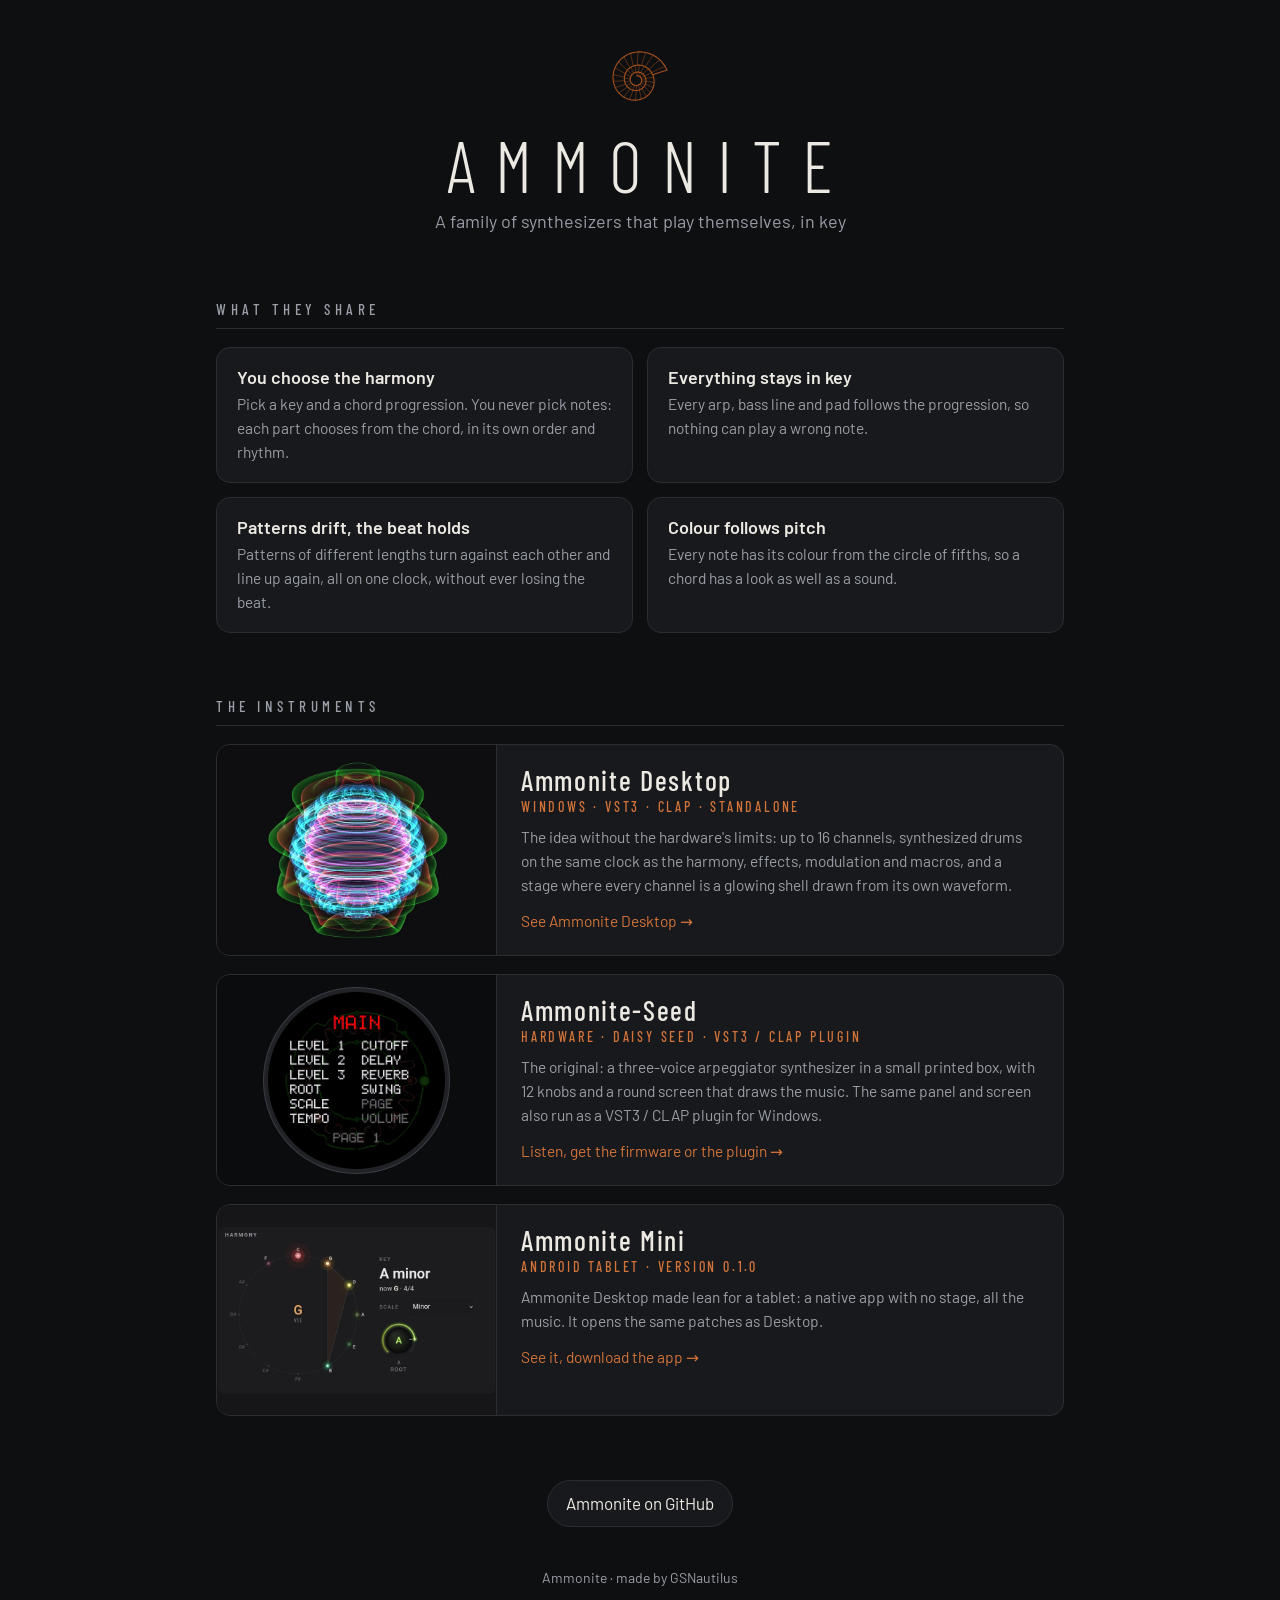
<file: index.html>
<!DOCTYPE html>
<html lang="en">
<head>
<meta charset="utf-8">
<meta name="viewport" content="width=device-width, initial-scale=1">
<title>Ammonite</title>
<meta name="description" content="Ammonite: a family of generative synthesizers that play in key. Ammonite-Seed (hardware), Ammonite Desktop (VST3, CLAP, standalone) and Ammonite Mini (Android tablet).">
<link rel="icon" href="manual/img/ammonite.svg" type="image/svg+xml">
<script>
  // The listening page used to live here; its anchors now live on seed/.
  (function () {
    var old = ["listen", "video", "recipes", "power-on", "tide", "clockwork", "dub", "jazz", "bells", "hardware"];
    var id = location.hash.slice(1);
    if (old.indexOf(id) >= 0) location.replace("seed/#" + id);
  })();
</script>
<link rel="preconnect" href="https://fonts.googleapis.com">
<link rel="preconnect" href="https://fonts.gstatic.com" crossorigin>
<link href="https://fonts.googleapis.com/css2?family=Barlow:wght@300;400;600&family=Barlow+Condensed:wght@300;500&display=swap" rel="stylesheet">
<link rel="stylesheet" href="site.css">
<style>
  header p.tag { max-width: 560px; margin: 0 auto; }

  .shared { display: grid; grid-template-columns: repeat(2, 1fr); gap: 14px; }
  .shared .panel { padding: 18px 20px; }
  .shared h3 { margin: 0 0 4px; font: 600 18px "Barlow", sans-serif; }
  .shared p { margin: 0; color: var(--muted); font-size: 15.5px; }

  .cards { display: grid; gap: 18px; }
  .card { display: grid; grid-template-columns: 280px 1fr; overflow: hidden; color: var(--ink); }
  .card:hover { border-color: var(--accent); text-decoration: none; }
  .card .pic { aspect-ratio: 4 / 3; background: #0b0c0e; border-right: 1px solid var(--line);
               display: flex; align-items: center; justify-content: center; }
  .card .pic img { width: 100%; height: 100%; object-fit: cover; display: block; }
  .card .pic img.disc { width: auto; height: 84%; aspect-ratio: 1; border-radius: 50%;
                        box-shadow: 0 0 0 4px #202226, 0 0 0 5px #3a3d43; }
  /* until a page has its own picture */
  .card .pic.empty { color: #4a4e55; font: 500 13px "Barlow Condensed", sans-serif;
                     letter-spacing: .3em; text-transform: uppercase; }
  .card .body { padding: 20px 24px 22px; }
  .card h3 { margin: 0 0 2px; font: 500 28px/1.1 "Barlow Condensed", sans-serif; letter-spacing: .06em; }
  .card .kind { margin: 0 0 10px; color: var(--accent); font: 500 14px "Barlow Condensed", sans-serif;
                letter-spacing: .2em; text-transform: uppercase; }
  .card p { margin: 0 0 8px; color: var(--muted); font-size: 15.5px; }
  .card .more { color: var(--accent); font-size: 15.5px; margin: 12px 0 0; }

  @media (max-width: 640px) {
    .shared { grid-template-columns: 1fr; }
    .card { grid-template-columns: 1fr; }
    .card .pic { border-right: 0; border-bottom: 1px solid var(--line); aspect-ratio: 16 / 10; }
  }
</style>
</head>
<body>
<main>
  <header>
    <img class="logo" src="manual/img/ammonite.svg" alt="">
    <h1>AMMONITE</h1>
    <p class="tag">A family of synthesizers that play themselves, in key</p>
  </header>

  <h2 class="section" id="idea">What they share</h2>
  <div class="shared">
    <div class="panel">
      <h3>You choose the harmony</h3>
      <p>Pick a key and a chord progression. You never pick notes: each part chooses from the
      chord, in its own order and rhythm.</p>
    </div>
    <div class="panel">
      <h3>Everything stays in key</h3>
      <p>Every arp, bass line and pad follows the progression, so nothing can play a wrong note.</p>
    </div>
    <div class="panel">
      <h3>Patterns drift, the beat holds</h3>
      <p>Patterns of different lengths turn against each other and line up again, all on one
      clock, without ever losing the beat.</p>
    </div>
    <div class="panel">
      <h3>Colour follows pitch</h3>
      <p>Every note has its colour from the circle of fifths, so a chord has a look as well as a
      sound.</p>
    </div>
  </div>

  <h2 class="section" id="instruments">The instruments</h2>
  <div class="cards">
    <a class="card panel" href="desktop/">
      <div class="pic"><img src="desktop/img/card.webp" alt="Ammonite Desktop's stage: six channels as glowing shells, one inside the other"></div>
      <div class="body">
        <h3>Ammonite Desktop</h3>
        <p class="kind">Windows &middot; VST3 &middot; CLAP &middot; standalone</p>
        <p>The idea without the hardware's limits: up to 16 channels, synthesized drums on the
        same clock as the harmony, effects, modulation and macros, and a stage where every
        channel is a glowing shell drawn from its own waveform.</p>
        <p class="more">See Ammonite Desktop &rarr;</p>
      </div>
    </a>
    <a class="card panel" href="seed/">
      <div class="pic"><img class="disc" src="media/screen.gif" alt="The Ammonite-Seed screen playing"></div>
      <div class="body">
        <h3>Ammonite-Seed</h3>
        <p class="kind">Hardware &middot; Daisy Seed &middot; VST3 / CLAP plugin</p>
        <p>The original: a three-voice arpeggiator synthesizer in a small printed box, with
        12 knobs and a round screen that draws the music. The same panel and screen also run
        as a VST3 / CLAP plugin for Windows.</p>
        <p class="more">Listen, get the firmware or the plugin &rarr;</p>
      </div>
    </a>
    <a class="card panel" href="mini/">
      <div class="pic"><img src="mini/img/card.webp" alt="Ammonite Mini's Conductor on a tablet: the circle of fifths in A minor"></div>
      <div class="body">
        <h3>Ammonite Mini</h3>
        <p class="kind">Android tablet &middot; version 0.1.0</p>
        <p>Ammonite Desktop made lean for a tablet: a native app with no stage, all the
        music. It opens the same patches as Desktop.</p>
        <p class="more">See it, download the app &rarr;</p>
      </div>
    </a>
  </div>

  <nav class="links">
    <a href="https://github.com/GSNautilus/ammonite">Ammonite on GitHub</a>
  </nav>
  <footer>Ammonite &middot; made by GSNautilus</footer>
</main>
</body>
</html>
</file>
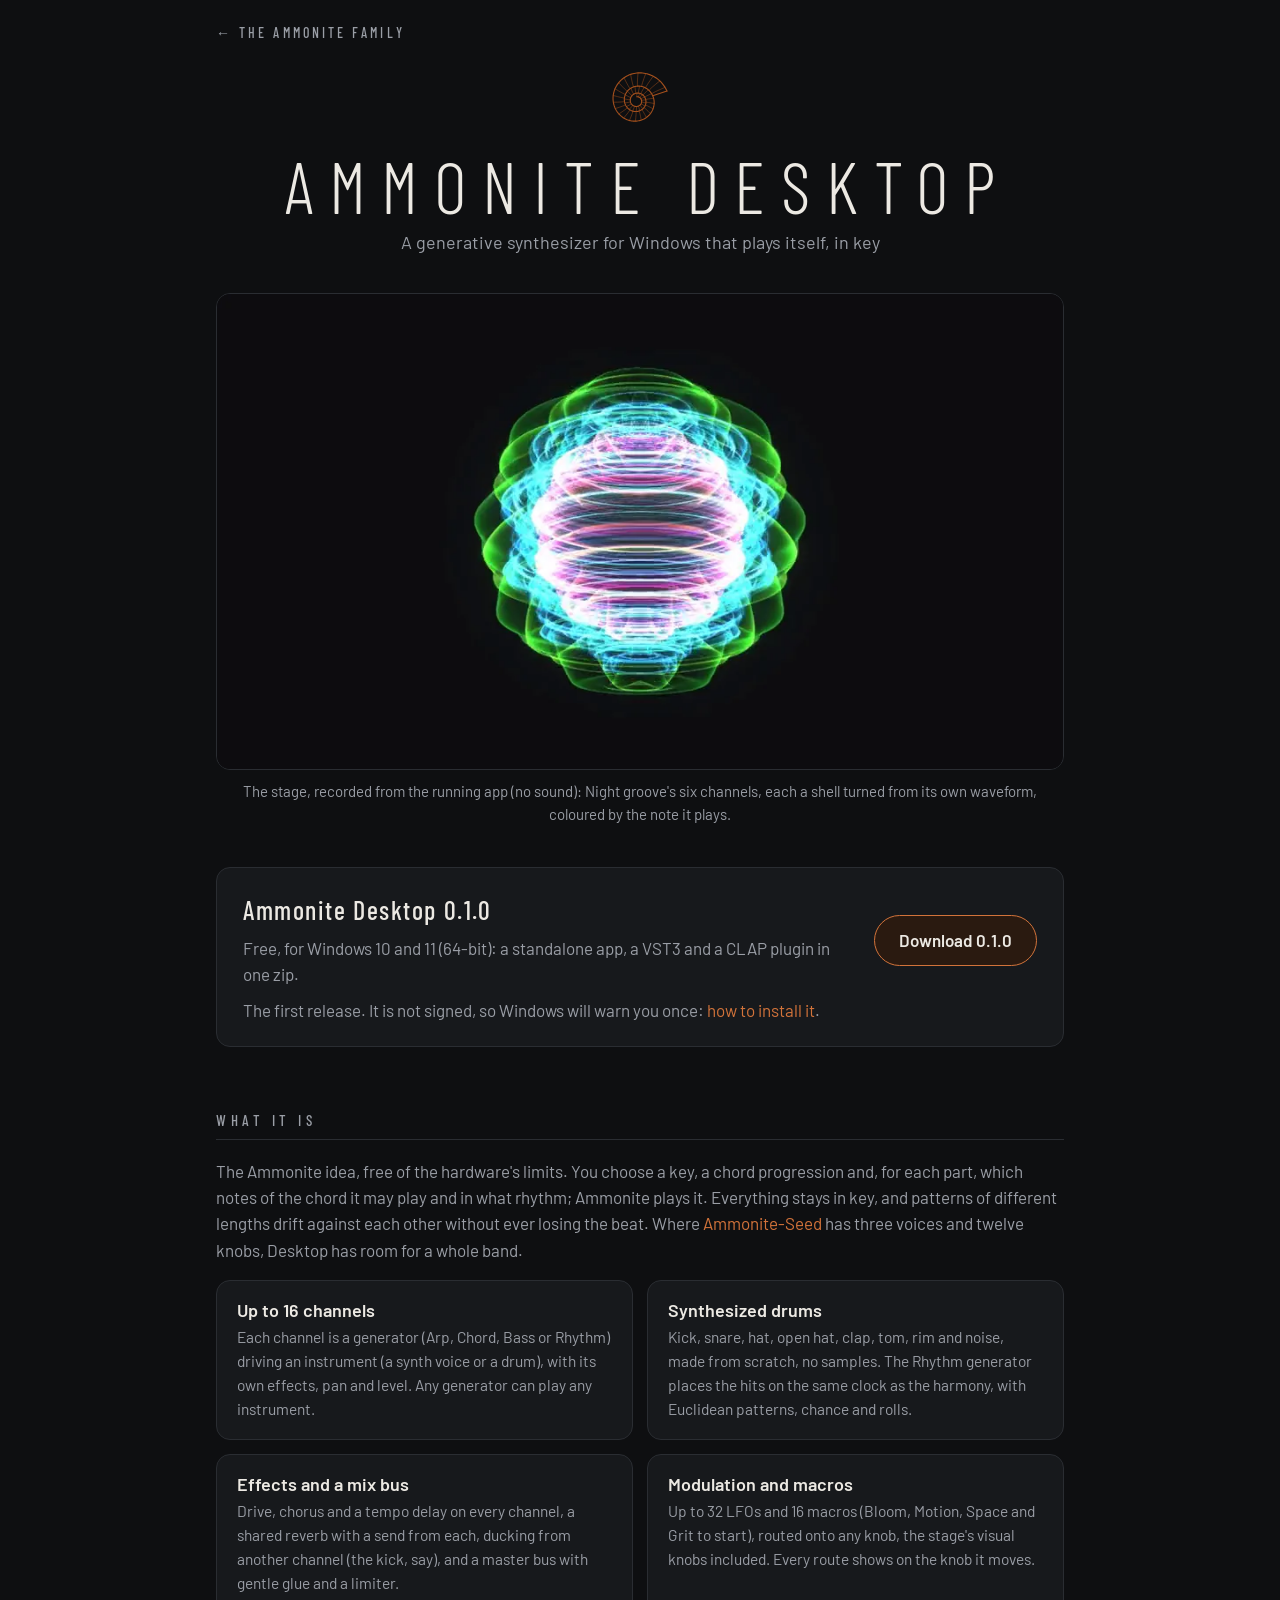
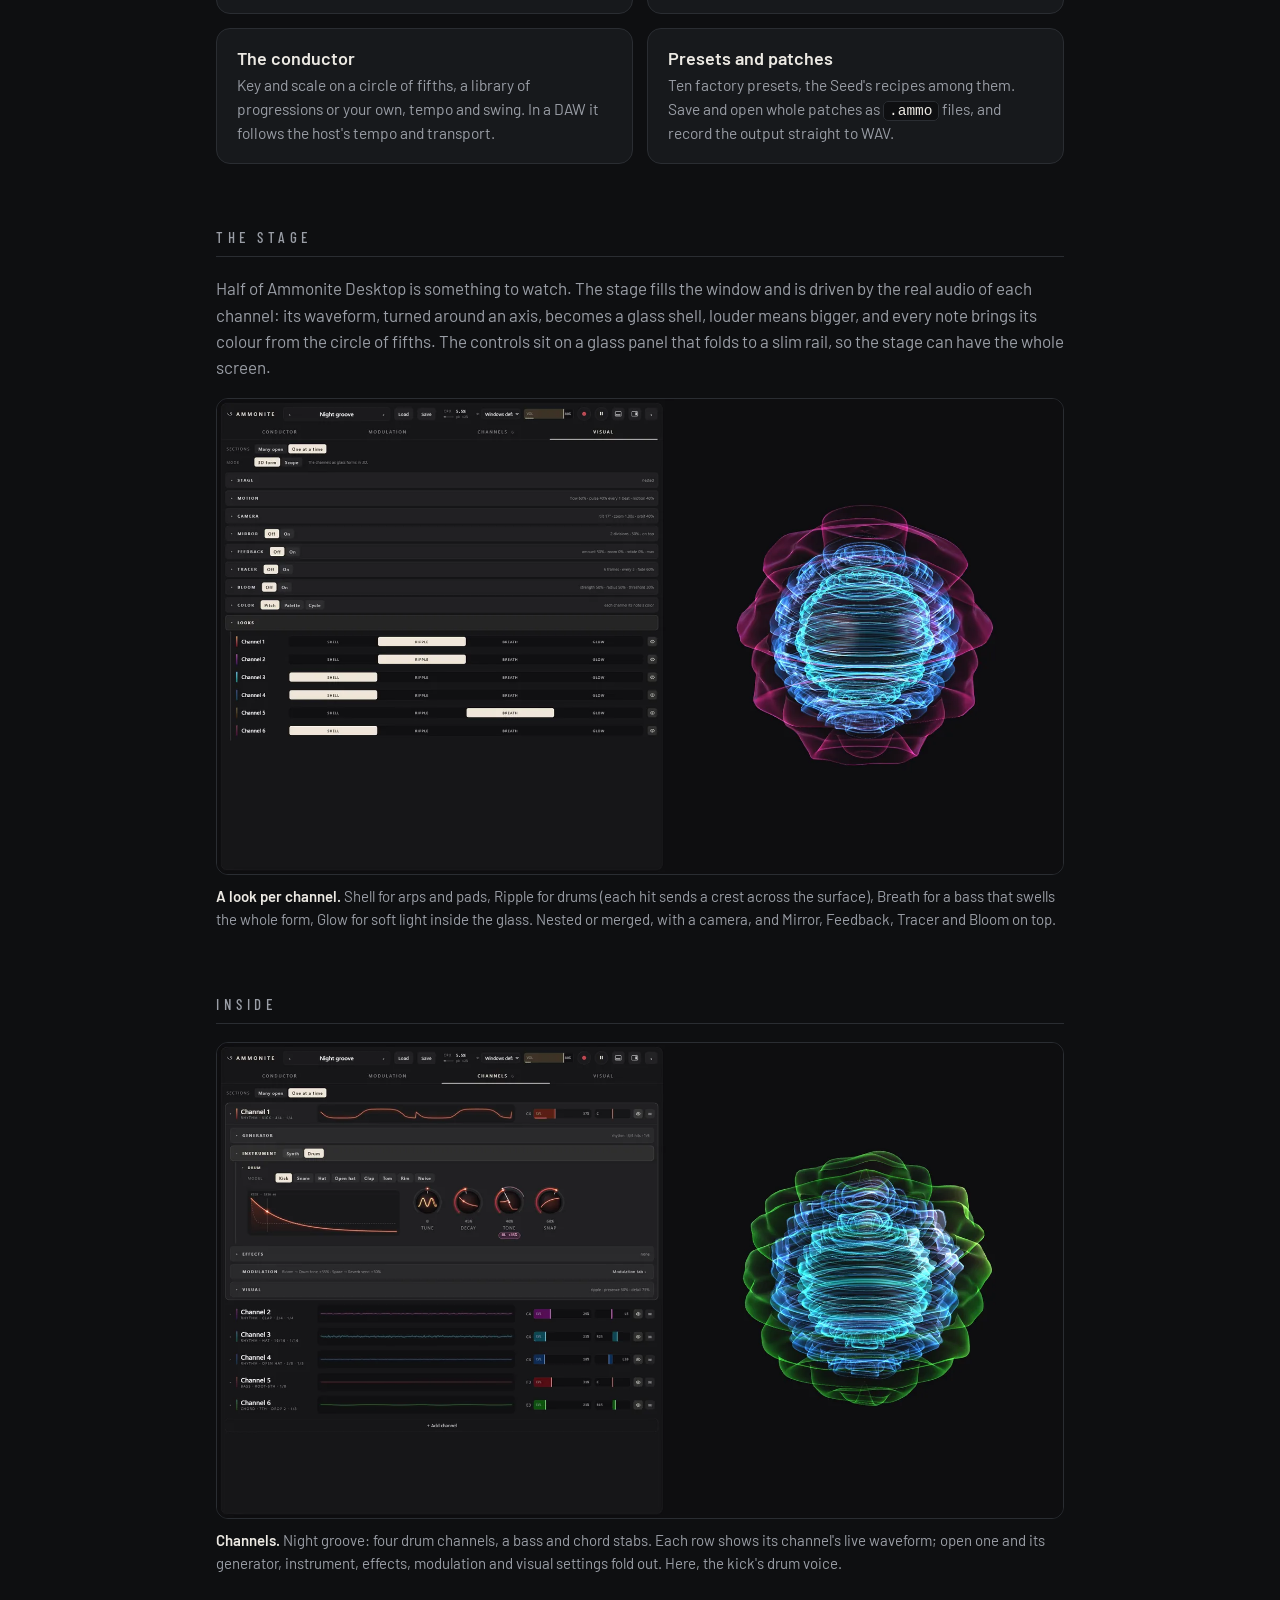
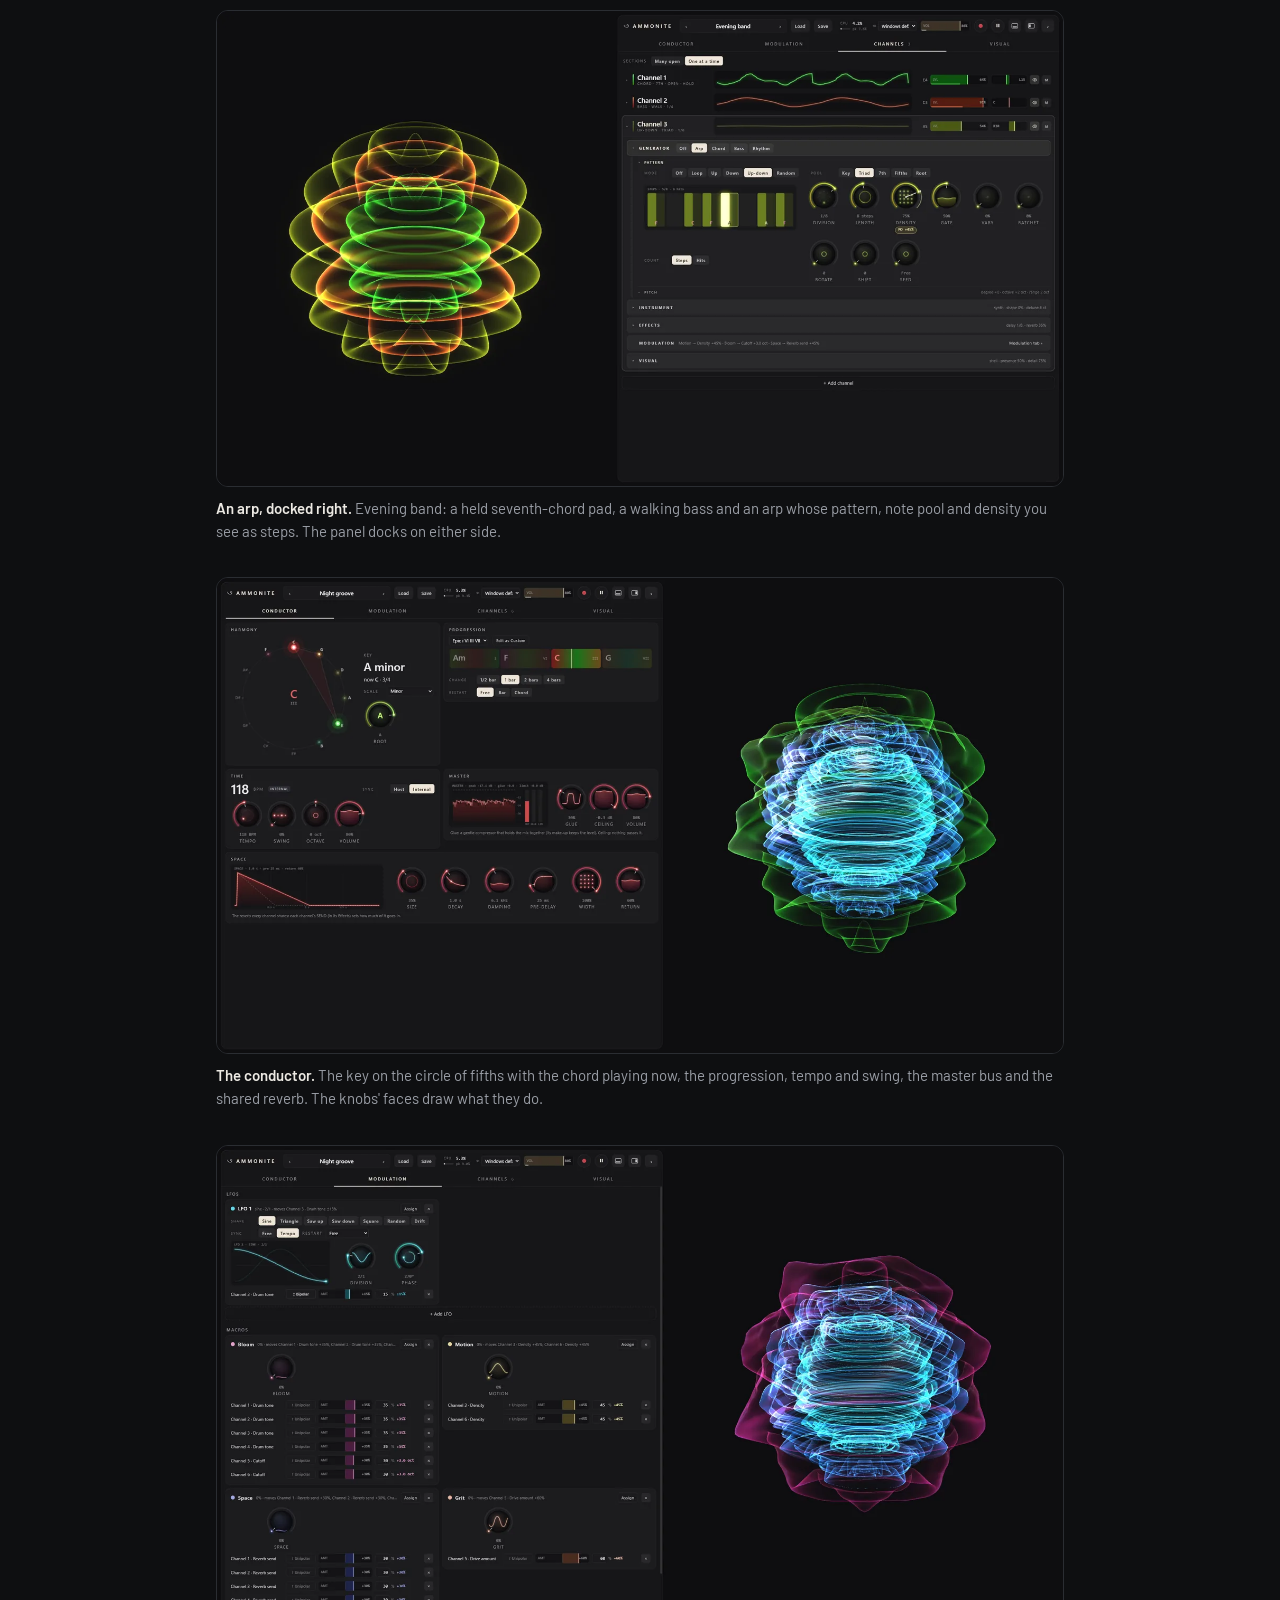
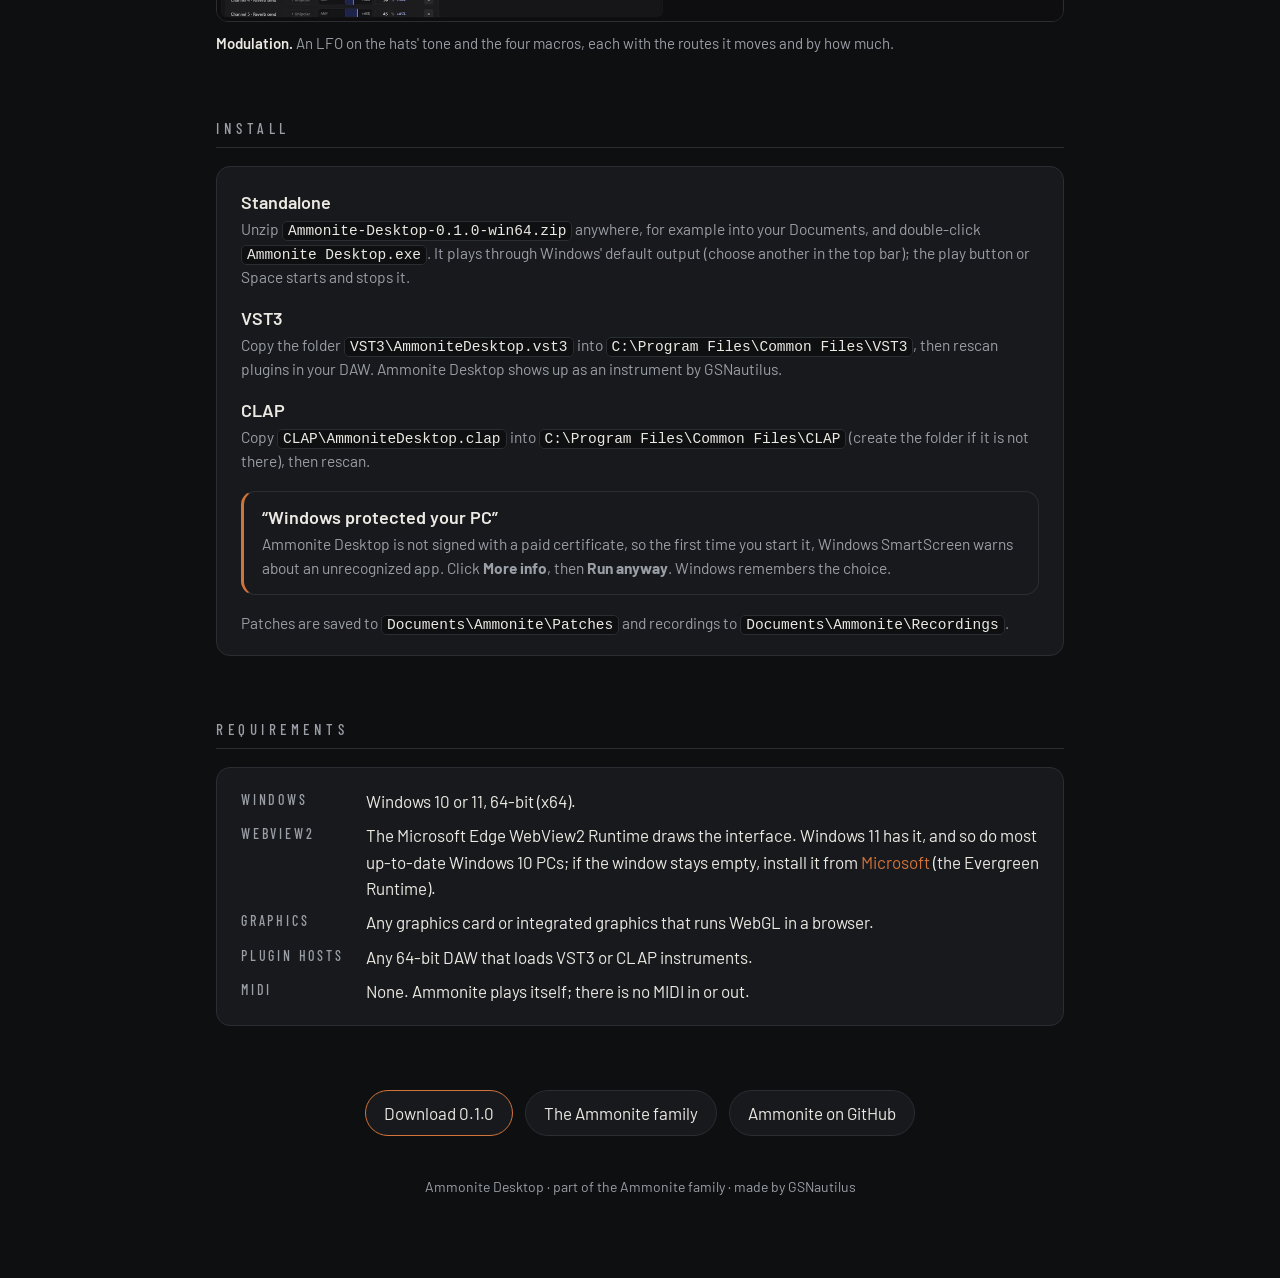
<file: desktop/index.html>
<!DOCTYPE html>
<html lang="en">
<head>
<meta charset="utf-8">
<meta name="viewport" content="width=device-width, initial-scale=1">
<title>Ammonite Desktop</title>
<meta name="description" content="Ammonite Desktop: a generative synthesizer for Windows that plays itself, in key. Up to 16 channels, synthesized drums, modulation, and a stage where every channel is a glowing shell. Standalone, VST3 and CLAP.">
<link rel="icon" href="../manual/img/ammonite.svg" type="image/svg+xml">
<link rel="preconnect" href="https://fonts.googleapis.com">
<link rel="preconnect" href="https://fonts.gstatic.com" crossorigin>
<link href="https://fonts.googleapis.com/css2?family=Barlow:wght@300;400;600&family=Barlow+Condensed:wght@300;500&display=swap" rel="stylesheet">
<link rel="stylesheet" href="../site.css">
<style>
  .hero { display: block; width: 100%; margin: 36px auto 0; border-radius: 14px; background: #0e0e10;
          border: 1px solid var(--line); aspect-ratio: 16 / 9; object-fit: cover; }
  .caption { text-align: center; color: var(--muted); font-size: 15px; margin-top: 10px; }

  .get { margin: 40px 0 0; padding: 26px 26px 22px; display: grid; grid-template-columns: 1fr auto;
         gap: 10px 24px; align-items: center; }
  .get h2 { margin: 0; font: 500 26px "Barlow Condensed", sans-serif; letter-spacing: .06em; }
  .get p { margin: 0; color: var(--muted); }
  .get .btn { grid-row: 1 / span 2; grid-column: 2; }
  .btn { display: inline-block; border: 1px solid var(--accent); border-radius: 999px; padding: 11px 24px;
         color: var(--ink); background: #2a1a10; font-weight: 600; white-space: nowrap; }
  .btn:hover { background: #3a2314; text-decoration: none; }

  .feats { display: grid; grid-template-columns: repeat(2, 1fr); gap: 14px; }
  .feats .panel { padding: 18px 20px; }
  .feats h3 { margin: 0 0 4px; font: 600 18px "Barlow", sans-serif; }
  .feats p { margin: 0; color: var(--muted); font-size: 15.5px; }

  figure { margin: 0 0 34px; }
  figure img { width: 100%; display: block; border-radius: 12px; border: 1px solid var(--line); aspect-ratio: 16 / 9; }
  figcaption { color: var(--muted); font-size: 15px; margin-top: 10px; }
  figcaption b { color: var(--ink); font-weight: 600; }

  .steps { padding: 6px 24px 8px; }
  .steps h3 { margin: 18px 0 4px; font: 600 18px "Barlow", sans-serif; }
  .steps p, .steps li { color: var(--muted); font-size: 15.5px; }
  .steps p { margin: 0 0 12px; }
  .steps ul { margin: 0 0 12px; padding-left: 20px; }
  code { font: 14.5px Consolas, "Cascadia Mono", monospace; color: var(--ink); background: #0e0f11;
         border: 1px solid var(--line); border-radius: 5px; padding: 1px 5px; overflow-wrap: anywhere; }
  .note { border-left: 3px solid var(--accent); padding: 14px 18px; margin-top: 18px; }
  .note h3 { margin: 0 0 4px; font: 600 18px "Barlow", sans-serif; }
  .note p { margin: 0; color: var(--muted); font-size: 15.5px; }

  dl.req { display: grid; grid-template-columns: max-content 1fr; gap: 8px 22px; margin: 0; padding: 20px 24px; }
  dl.req dt { color: var(--muted); font: 500 14px "Barlow Condensed", sans-serif; letter-spacing: .2em;
              text-transform: uppercase; padding-top: 3px; }
  dl.req dd { margin: 0; }

  @media (max-width: 640px) {
    .get { grid-template-columns: 1fr; padding: 22px 20px; }
    .get .btn { grid-row: auto; grid-column: auto; justify-self: start; margin-top: 8px; }
    .feats { grid-template-columns: 1fr; }
    dl.req { grid-template-columns: 1fr; gap: 2px; }
    dl.req dd { margin-bottom: 10px; }
    .steps { padding: 4px 18px 6px; }
  }
</style>
</head>
<body>
<main>
  <p class="family"><a href="../">&larr; The Ammonite family</a></p>
  <header>
    <img class="logo" src="../manual/img/ammonite.svg" alt="">
    <h1 class="long">AMMONITE DESKTOP</h1>
    <p>A generative synthesizer for Windows that plays itself, in key</p>
  </header>

  <video class="hero" autoplay muted loop playsinline preload="auto" poster="img/stage.webp"
         src="img/stage.mp4" aria-label="The stage playing the Night groove preset: six channels drawn as glowing shells, one inside the other"></video>
  <p class="caption">The stage, recorded from the running app (no sound): Night groove's six channels, each
  a shell turned from its own waveform, coloured by the note it plays.</p>

  <section class="get panel" id="download">
    <h2>Ammonite Desktop 0.1.0</h2>
    <p>Free, for Windows 10 and 11 (64-bit): a standalone app, a VST3 and a CLAP plugin in one zip.</p>
    <a class="btn" href="https://github.com/GSNautilus/ammonite/releases/tag/desktop-v0.1.0">Download 0.1.0</a>
    <p>The first release. It is not signed, so Windows will warn you once:
    <a href="#install">how to install it</a>.</p>
  </section>

  <h2 class="section" id="idea">What it is</h2>
  <p class="lead">The Ammonite idea, free of the hardware's limits. You choose a key, a chord
  progression and, for each part, which notes of the chord it may play and in what rhythm; Ammonite
  plays it. Everything stays in key, and patterns of different lengths drift against each other
  without ever losing the beat. Where <a href="../seed/">Ammonite-Seed</a> has three voices and
  twelve knobs, Desktop has room for a whole band.</p>

  <div class="feats">
    <div class="panel">
      <h3>Up to 16 channels</h3>
      <p>Each channel is a generator (Arp, Chord, Bass or Rhythm) driving an instrument (a synth
      voice or a drum), with its own effects, pan and level. Any generator can play any instrument.</p>
    </div>
    <div class="panel">
      <h3>Synthesized drums</h3>
      <p>Kick, snare, hat, open hat, clap, tom, rim and noise, made from scratch, no samples. The
      Rhythm generator places the hits on the same clock as the harmony, with Euclidean patterns,
      chance and rolls.</p>
    </div>
    <div class="panel">
      <h3>Effects and a mix bus</h3>
      <p>Drive, chorus and a tempo delay on every channel, a shared reverb with a send from each,
      ducking from another channel (the kick, say), and a master bus with gentle glue and a limiter.</p>
    </div>
    <div class="panel">
      <h3>Modulation and macros</h3>
      <p>Up to 32 LFOs and 16 macros (Bloom, Motion, Space and Grit to start), routed onto any
      knob, the stage's visual knobs included. Every route shows on the knob it moves.</p>
    </div>
    <div class="panel">
      <h3>The conductor</h3>
      <p>Key and scale on a circle of fifths, a library of progressions or your own, tempo and
      swing. In a DAW it follows the host's tempo and transport.</p>
    </div>
    <div class="panel">
      <h3>Presets and patches</h3>
      <p>Ten factory presets, the Seed's recipes among them. Save and open whole patches as
      <code>.ammo</code> files, and record the output straight to WAV.</p>
    </div>
  </div>

  <h2 class="section" id="stage">The stage</h2>
  <p class="lead">Half of Ammonite Desktop is something to watch. The stage fills the window and is
  driven by the real audio of each channel: its waveform, turned around an axis, becomes a glass
  shell, louder means bigger, and every note brings its colour from the circle of fifths. The
  controls sit on a glass panel that folds to a slim rail, so the stage can have the whole screen.</p>

  <figure>
    <a href="img/looks.webp"><img src="img/looks.webp" alt="The Visual tab with a look chosen per channel, beside the stage" loading="lazy"></a>
    <figcaption><b>A look per channel.</b> Shell for arps and pads, Ripple for drums (each hit sends
    a crest across the surface), Breath for a bass that swells the whole form, Glow for soft light
    inside the glass. Nested or merged, with a camera, and Mirror, Feedback, Tracer and Bloom on top.</figcaption>
  </figure>

  <h2 class="section" id="screens">Inside</h2>

  <figure>
    <a href="img/channels.webp"><img src="img/channels.webp" alt="Night groove's channels: kick, clap, hats, bass and chords, with the kick's drum voice open" loading="lazy"></a>
    <figcaption><b>Channels.</b> Night groove: four drum channels, a bass and chord stabs. Each row
    shows its channel's live waveform; open one and its generator, instrument, effects, modulation
    and visual settings fold out. Here, the kick's drum voice.</figcaption>
  </figure>

  <figure>
    <a href="img/dock.webp"><img src="img/dock.webp" alt="Evening band with the panel docked on the right, an arp channel's pattern open" loading="lazy"></a>
    <figcaption><b>An arp, docked right.</b> Evening band: a held seventh-chord pad, a walking bass and
    an arp whose pattern, note pool and density you see as steps. The panel docks on either side.</figcaption>
  </figure>

  <figure>
    <a href="img/conductor.webp"><img src="img/conductor.webp" alt="The Conductor tab: key on a circle of fifths, the progression, time, master bus and reverb" loading="lazy"></a>
    <figcaption><b>The conductor.</b> The key on the circle of fifths with the chord playing now, the
    progression, tempo and swing, the master bus and the shared reverb. The knobs' faces draw what
    they do.</figcaption>
  </figure>

  <figure>
    <a href="img/modulation.webp"><img src="img/modulation.webp" alt="The Modulation tab: an LFO and the four macros with their routes" loading="lazy"></a>
    <figcaption><b>Modulation.</b> An LFO on the hats' tone and the four macros, each with the routes
    it moves and by how much.</figcaption>
  </figure>

  <h2 class="section" id="install">Install</h2>
  <div class="steps panel">
    <h3>Standalone</h3>
    <p>Unzip <code>Ammonite-Desktop-0.1.0-win64.zip</code> anywhere, for example into your Documents,
    and double-click <code>Ammonite Desktop.exe</code>. It plays through Windows' default output
    (choose another in the top bar); the play button or Space starts and stops it.</p>

    <h3>VST3</h3>
    <p>Copy the folder <code>VST3\AmmoniteDesktop.vst3</code> into
    <code>C:\Program Files\Common Files\VST3</code>, then rescan plugins in your DAW. Ammonite
    Desktop shows up as an instrument by GSNautilus.</p>

    <h3>CLAP</h3>
    <p>Copy <code>CLAP\AmmoniteDesktop.clap</code> into
    <code>C:\Program Files\Common Files\CLAP</code> (create the folder if it is not there), then
    rescan.</p>

    <div class="note panel">
      <h3>&ldquo;Windows protected your PC&rdquo;</h3>
      <p>Ammonite Desktop is not signed with a paid certificate, so the first time you start it,
      Windows SmartScreen warns about an unrecognized app. Click <b>More info</b>, then
      <b>Run anyway</b>. Windows remembers the choice.</p>
    </div>
    <p style="margin-top:16px">Patches are saved to <code>Documents\Ammonite\Patches</code> and recordings
    to <code>Documents\Ammonite\Recordings</code>.</p>
  </div>

  <h2 class="section" id="requirements">Requirements</h2>
  <dl class="req panel">
    <dt>Windows</dt>
    <dd>Windows 10 or 11, 64-bit (x64).</dd>
    <dt>WebView2</dt>
    <dd>The Microsoft Edge WebView2 Runtime draws the interface. Windows 11 has it, and so do most
    up-to-date Windows 10 PCs; if the window stays empty, install it from
    <a href="https://developer.microsoft.com/microsoft-edge/webview2/">Microsoft</a> (the
    Evergreen Runtime).</dd>
    <dt>Graphics</dt>
    <dd>Any graphics card or integrated graphics that runs WebGL in a browser.</dd>
    <dt>Plugin hosts</dt>
    <dd>Any 64-bit DAW that loads VST3 or CLAP instruments.</dd>
    <dt>MIDI</dt>
    <dd>None. Ammonite plays itself; there is no MIDI in or out.</dd>
  </dl>

  <nav class="links">
    <a class="primary" href="https://github.com/GSNautilus/ammonite/releases/tag/desktop-v0.1.0">Download 0.1.0</a>
    <a href="../">The Ammonite family</a>
    <a href="https://github.com/GSNautilus/ammonite">Ammonite on GitHub</a>
  </nav>
  <footer>Ammonite Desktop &middot; part of the Ammonite family &middot; made by GSNautilus</footer>
</main>
</body>
</html>
</file>
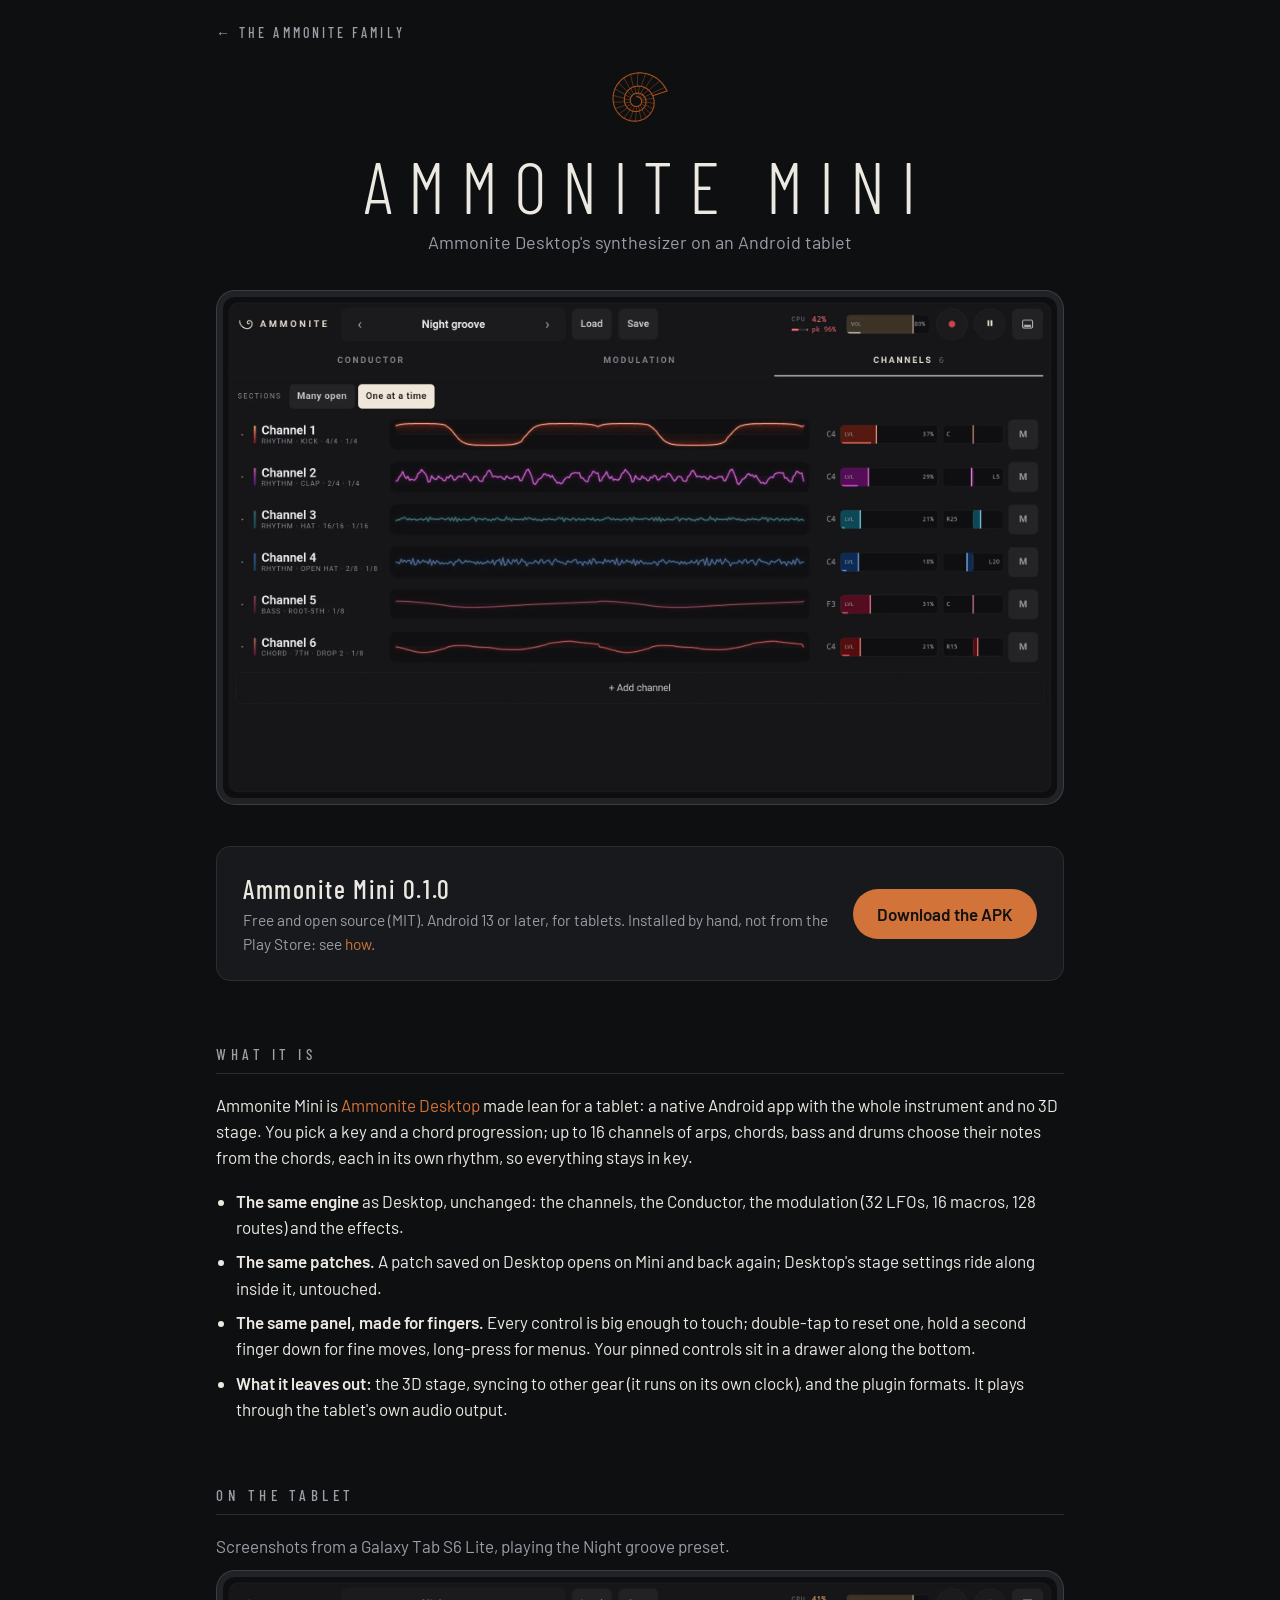
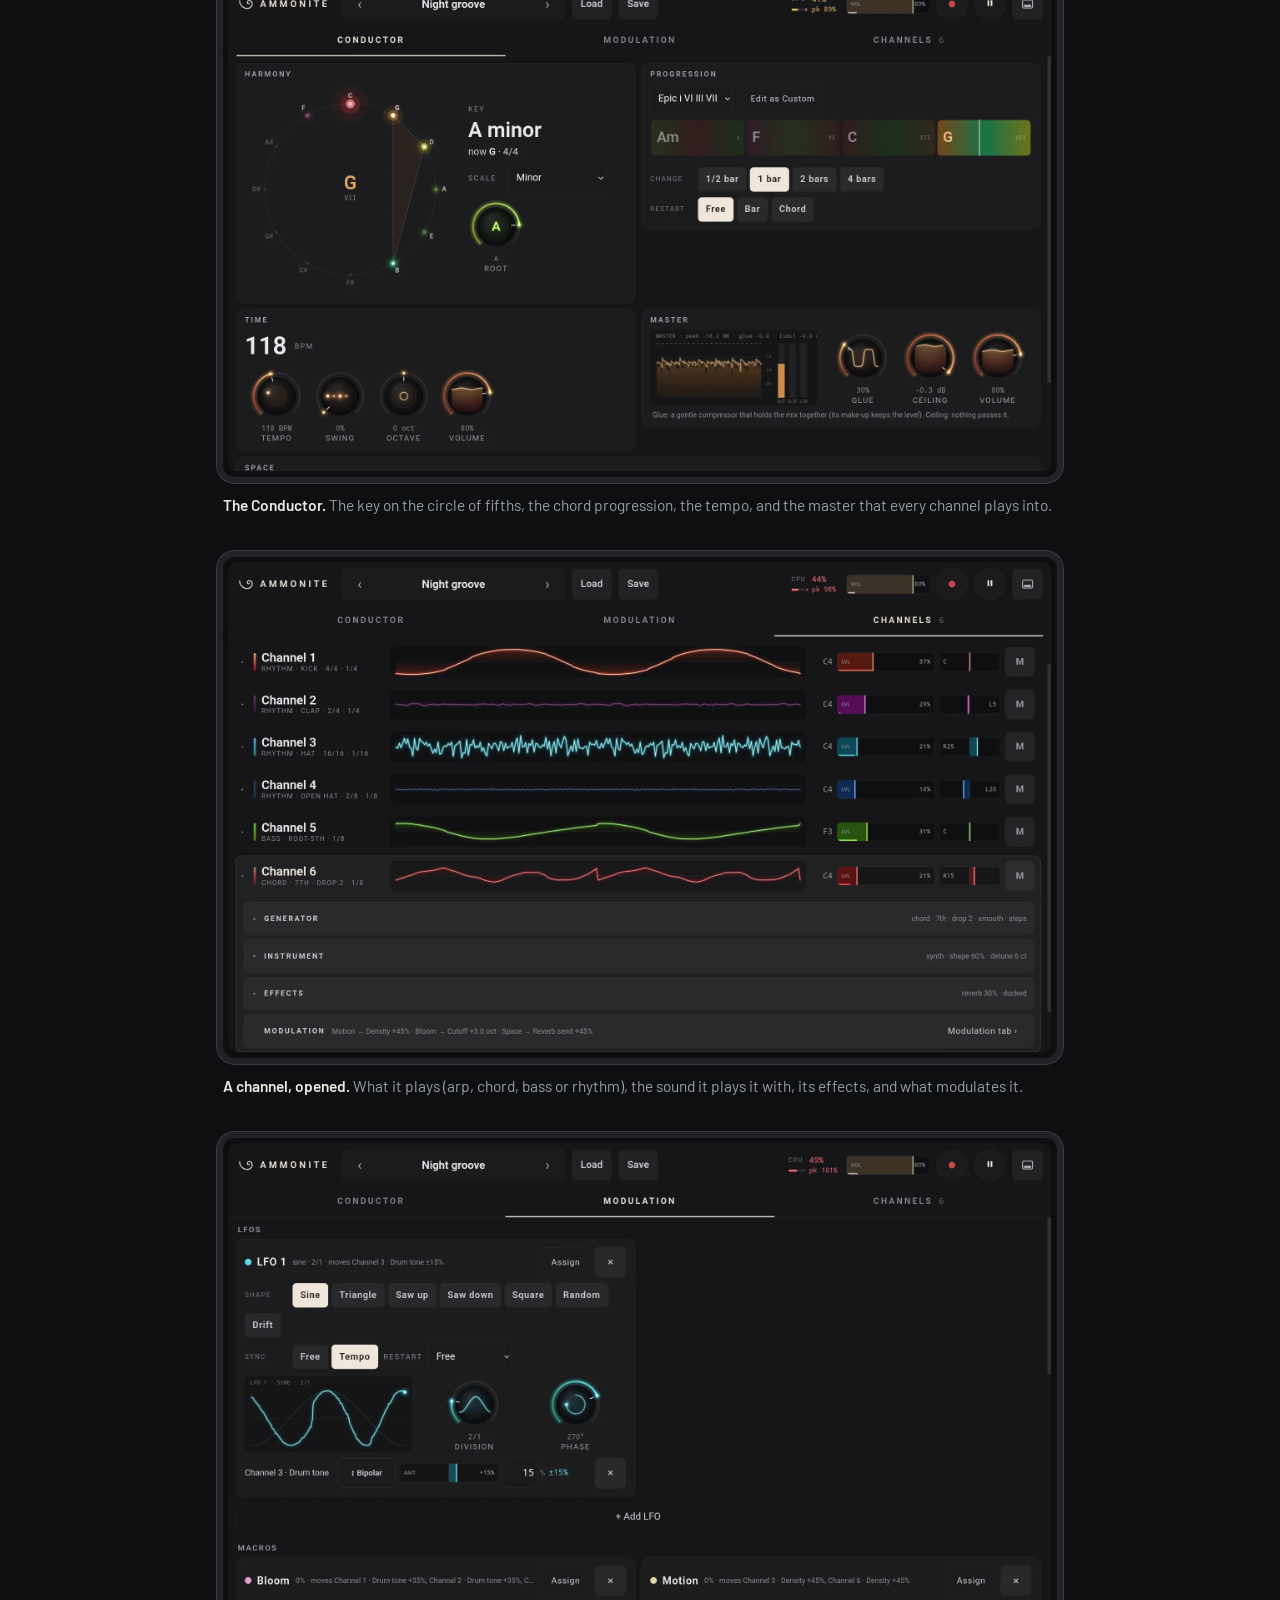
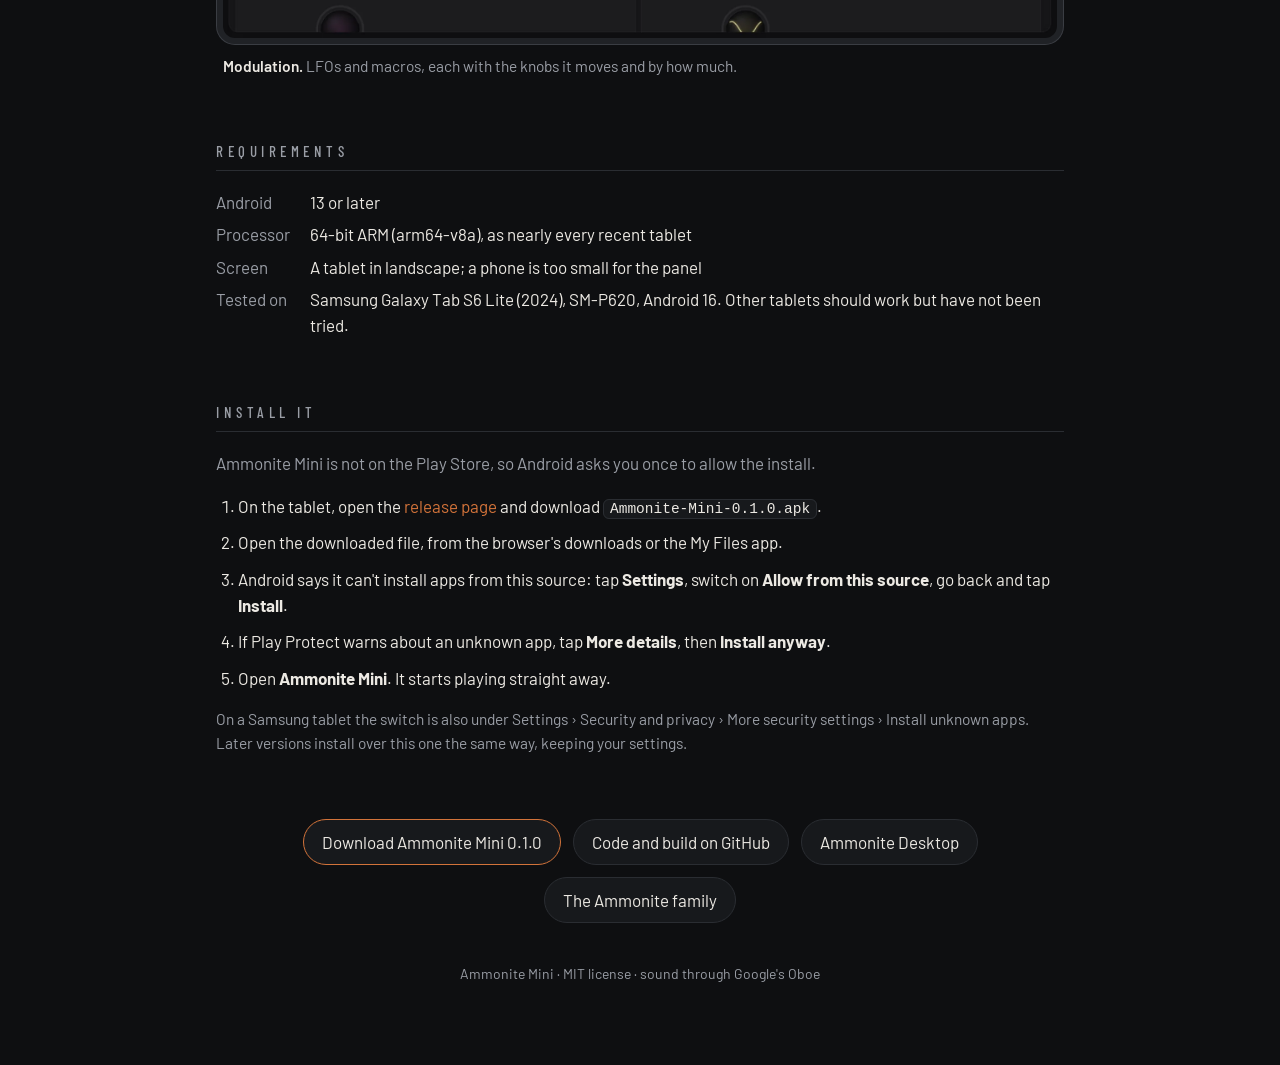
<file: mini/index.html>
<!DOCTYPE html>
<html lang="en">
<head>
<meta charset="utf-8">
<meta name="viewport" content="width=device-width, initial-scale=1">
<title>Ammonite Mini</title>
<meta name="description" content="Ammonite Mini: Ammonite Desktop's synthesizer as an Android tablet app, with the same engine and patches, laid out for touch. Download version 0.1.0.">
<link rel="icon" href="../manual/img/ammonite.svg" type="image/svg+xml">
<link rel="preconnect" href="https://fonts.googleapis.com">
<link rel="preconnect" href="https://fonts.gstatic.com" crossorigin>
<link href="https://fonts.googleapis.com/css2?family=Barlow:wght@300;400;600&family=Barlow+Condensed:wght@300;500&display=swap" rel="stylesheet">
<link rel="stylesheet" href="../site.css">
<style>
  /* a screenshot in a thin tablet bezel */
  .shot { display: block; width: 100%; height: auto; border-radius: 12px; background: #000;
          box-shadow: 0 0 0 6px #202226, 0 0 0 7px #3a3d43; }
  .hero { width: calc(100% - 14px); margin: 40px 7px 0; }

  .get { margin: 48px 0 0; padding: 26px 26px 24px; display: grid; grid-template-columns: 1fr auto;
         gap: 10px 24px; align-items: center; }
  .get h2 { margin: 0 0 4px; font: 500 26px "Barlow Condensed", sans-serif; letter-spacing: .06em; }
  .get p { margin: 0; color: var(--muted); font-size: 15.5px; }
  .button { display: inline-block; background: var(--accent); color: #111; font-weight: 600;
            border-radius: 999px; padding: 12px 24px; white-space: nowrap; text-align: center; }
  .button:hover { text-decoration: none; filter: brightness(1.1); }

  .same { margin: 0; padding-left: 20px; }
  .same li { margin: 0 0 8px; }
  .same b { font-weight: 600; }

  .shots { display: grid; gap: 40px; margin: 0 7px; }
  .shots figure { margin: 0; }
  .shots figcaption { color: var(--muted); font-size: 15.5px; margin-top: 16px; }
  .shots figcaption b { color: var(--ink); font-weight: 600; }

  .req { display: grid; grid-template-columns: max-content 1fr; gap: 6px 20px; margin: 0; }
  .req dt { color: var(--muted); }
  .req dd { margin: 0; }

  ol.steps { margin: 0; padding-left: 22px; }
  ol.steps li { margin: 0 0 10px; }
  .note { color: var(--muted); font-size: 15.5px; }
  code { font: 14.5px ui-monospace, Consolas, monospace; background: var(--panel);
         border: 1px solid var(--line); border-radius: 6px; padding: 1px 6px; }

  @media (max-width: 640px) {
    .get { grid-template-columns: 1fr; }
    .req { grid-template-columns: 1fr; gap: 0; }
    .req dd { margin-bottom: 10px; }
  }
</style>
</head>
<body>
<main>
  <p class="family"><a href="../">&larr; The Ammonite family</a></p>
  <header>
    <img class="logo" src="../manual/img/ammonite.svg" alt="">
    <h1 class="long">AMMONITE MINI</h1>
    <p>Ammonite Desktop's synthesizer on an Android tablet</p>
  </header>
  <img class="shot hero" src="img/channels.webp" width="2000" height="1200"
       alt="Ammonite Mini on the tablet playing Night groove: six channels of drums, bass and chords, each drawing its waveform">

  <section class="get panel" id="download">
    <div>
      <h2>Ammonite Mini 0.1.0</h2>
      <p>Free and open source (MIT). Android 13 or later, for tablets. Installed by hand, not from the
      Play Store: see <a href="#install">how</a>.</p>
    </div>
    <a class="button" href="https://github.com/GSNautilus/ammonite-mini/releases/tag/v0.1.0">Download the APK</a>
  </section>

  <h2 class="section" id="what">What it is</h2>
  <p>Ammonite Mini is <a href="../desktop/">Ammonite Desktop</a> made lean for a tablet: a native
  Android app with the whole instrument and no 3D stage. You pick a key and a chord progression; up to
  16 channels of arps, chords, bass and drums choose their notes from the chords, each in its own
  rhythm, so everything stays in key.</p>
  <ul class="same">
    <li><b>The same engine</b> as Desktop, unchanged: the channels, the Conductor, the modulation
    (32 LFOs, 16 macros, 128 routes) and the effects.</li>
    <li><b>The same patches.</b> A patch saved on Desktop opens on Mini and back again; Desktop's
    stage settings ride along inside it, untouched.</li>
    <li><b>The same panel, made for fingers.</b> Every control is big enough to touch; double-tap
    to reset one, hold a second finger down for fine moves, long-press for menus. Your pinned
    controls sit in a drawer along the bottom.</li>
    <li><b>What it leaves out:</b> the 3D stage, syncing to other gear (it runs on its own clock),
    and the plugin formats. It plays through the tablet's own audio output.</li>
  </ul>

  <h2 class="section" id="screens">On the tablet</h2>
  <p class="lead">Screenshots from a Galaxy Tab S6 Lite, playing the Night groove preset.</p>
  <div class="shots">
    <figure>
      <img class="shot" src="img/conductor.webp" width="2000" height="1200" loading="lazy"
           alt="The Conductor tab: the circle of fifths in A minor, the chord progression Am F C G, tempo and the master section">
      <figcaption><b>The Conductor.</b> The key on the circle of fifths, the chord progression, the
      tempo, and the master that every channel plays into.</figcaption>
    </figure>
    <figure>
      <img class="shot" src="img/channel.webp" width="2000" height="1200" loading="lazy"
           alt="The Channels tab with the chord channel open: its Generator, Instrument, Effects and Modulation sections">
      <figcaption><b>A channel, opened.</b> What it plays (arp, chord, bass or rhythm), the sound it
      plays it with, its effects, and what modulates it.</figcaption>
    </figure>
    <figure>
      <img class="shot" src="img/modulation.webp" width="2000" height="1200" loading="lazy"
           alt="The Modulation tab: an LFO's shape, rate and phase, the knob it moves, and two macros">
      <figcaption><b>Modulation.</b> LFOs and macros, each with the knobs it moves and by how much.</figcaption>
    </figure>
  </div>

  <h2 class="section" id="requirements">Requirements</h2>
  <dl class="req">
    <dt>Android</dt><dd>13 or later</dd>
    <dt>Processor</dt><dd>64-bit ARM (arm64-v8a), as nearly every recent tablet</dd>
    <dt>Screen</dt><dd>A tablet in landscape; a phone is too small for the panel</dd>
    <dt>Tested on</dt><dd>Samsung Galaxy Tab S6 Lite (2024), SM-P620, Android 16. Other tablets should work but have not been tried.</dd>
  </dl>

  <h2 class="section" id="install">Install it</h2>
  <p class="lead">Ammonite Mini is not on the Play Store, so Android asks you once to allow the install.</p>
  <ol class="steps">
    <li>On the tablet, open the <a href="https://github.com/GSNautilus/ammonite-mini/releases/tag/v0.1.0">release
    page</a> and download <code>Ammonite-Mini-0.1.0.apk</code>.</li>
    <li>Open the downloaded file, from the browser's downloads or the My Files app.</li>
    <li>Android says it can't install apps from this source: tap <b>Settings</b>, switch on
    <b>Allow from this source</b>, go back and tap <b>Install</b>.</li>
    <li>If Play Protect warns about an unknown app, tap <b>More details</b>, then <b>Install anyway</b>.</li>
    <li>Open <b>Ammonite Mini</b>. It starts playing straight away.</li>
  </ol>
  <p class="note">On a Samsung tablet the switch is also under Settings &rsaquo; Security and privacy
  &rsaquo; More security settings &rsaquo; Install unknown apps. Later versions install over this one
  the same way, keeping your settings.</p>

  <nav class="links">
    <a class="primary" href="https://github.com/GSNautilus/ammonite-mini/releases/tag/v0.1.0">Download Ammonite Mini 0.1.0</a>
    <a href="https://github.com/GSNautilus/ammonite-mini">Code and build on GitHub</a>
    <a href="../desktop/">Ammonite Desktop</a>
    <a href="../">The Ammonite family</a>
  </nav>
  <footer>Ammonite Mini &middot; MIT license &middot; sound through Google's Oboe</footer>
</main>
</body>
</html>
</file>
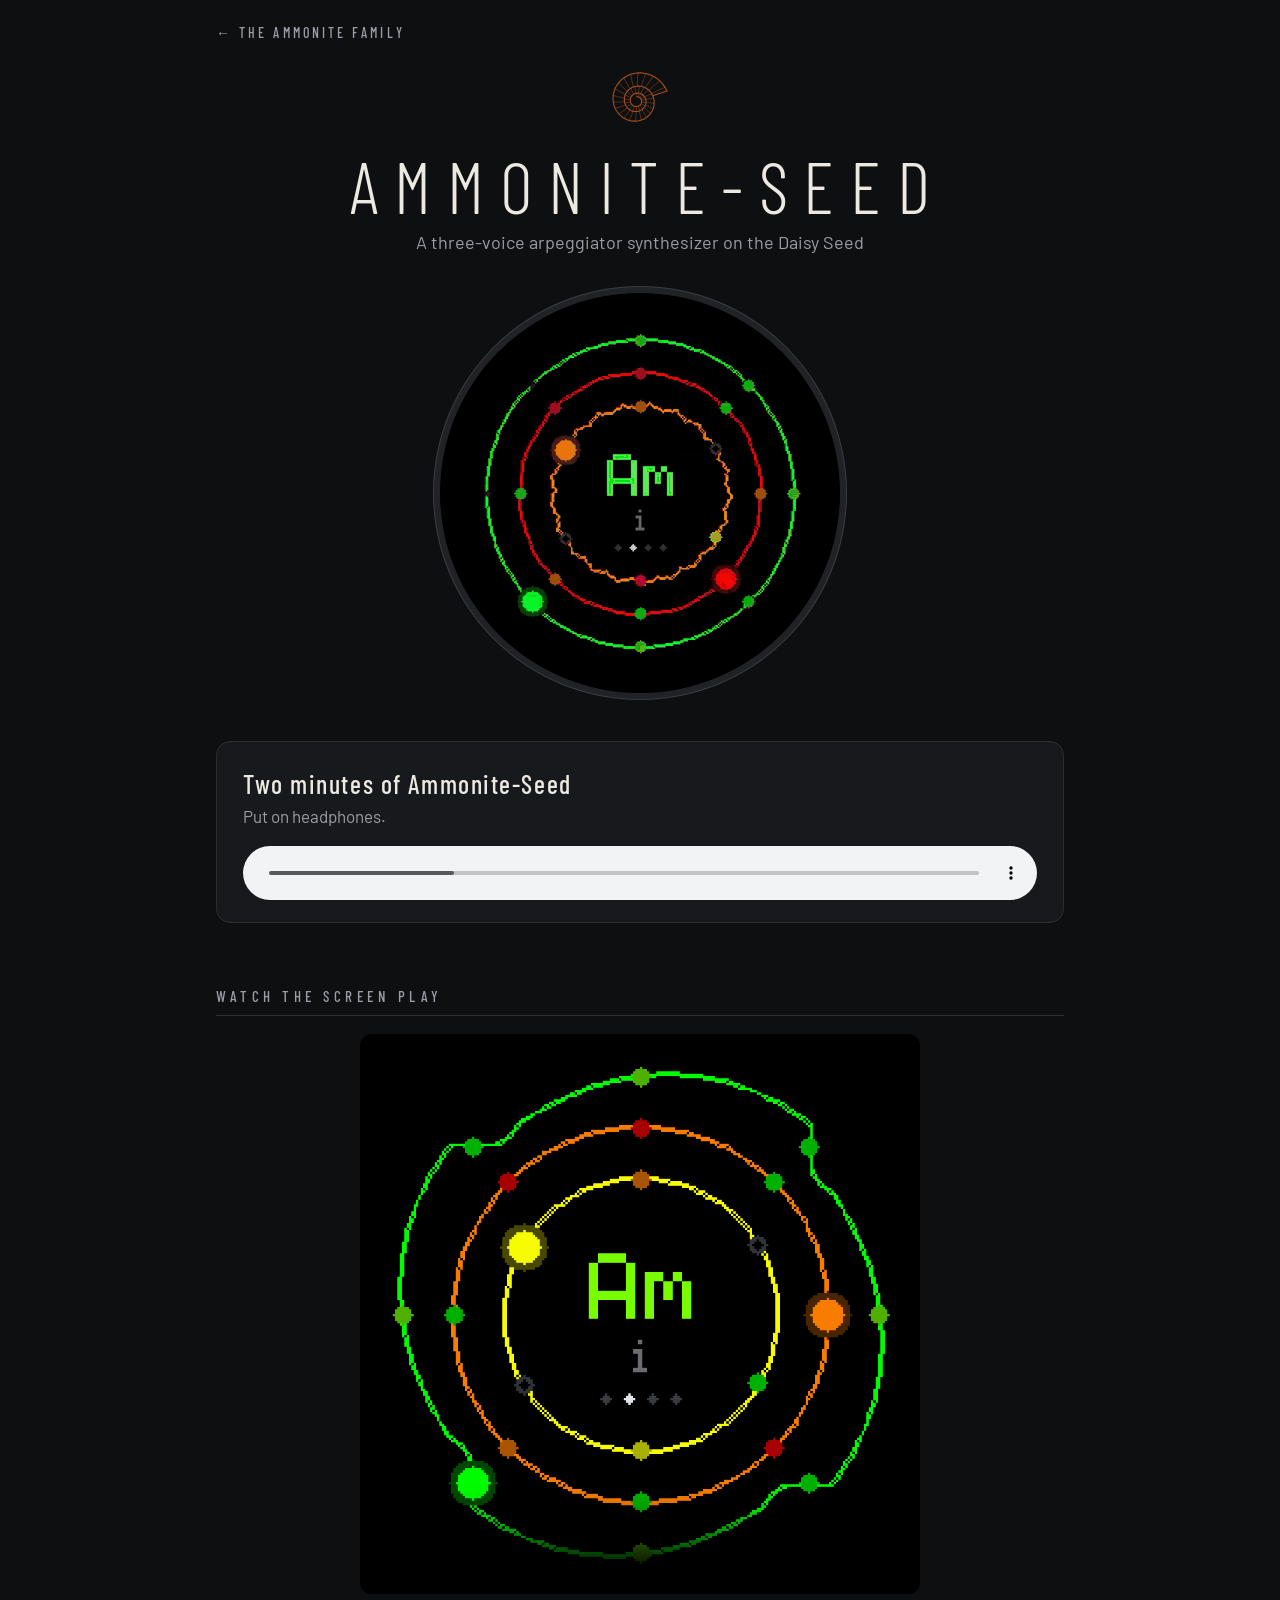
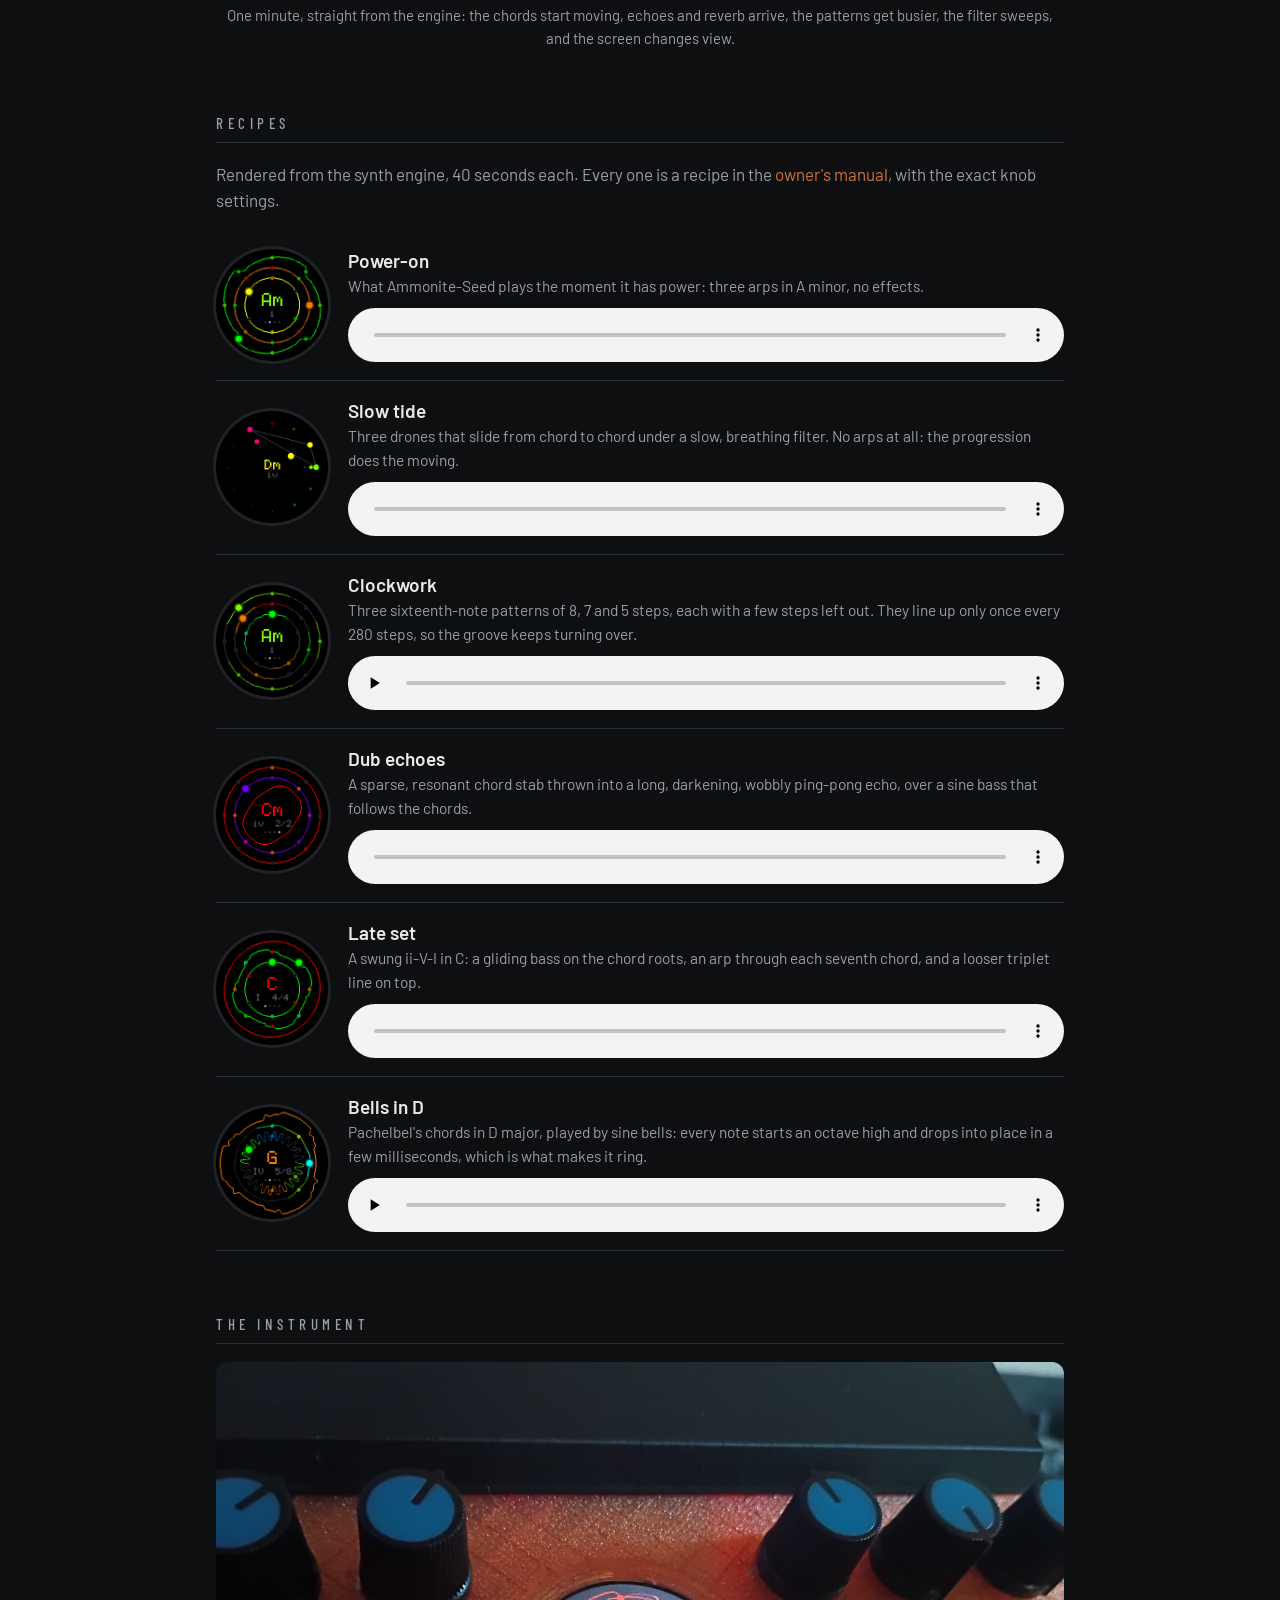
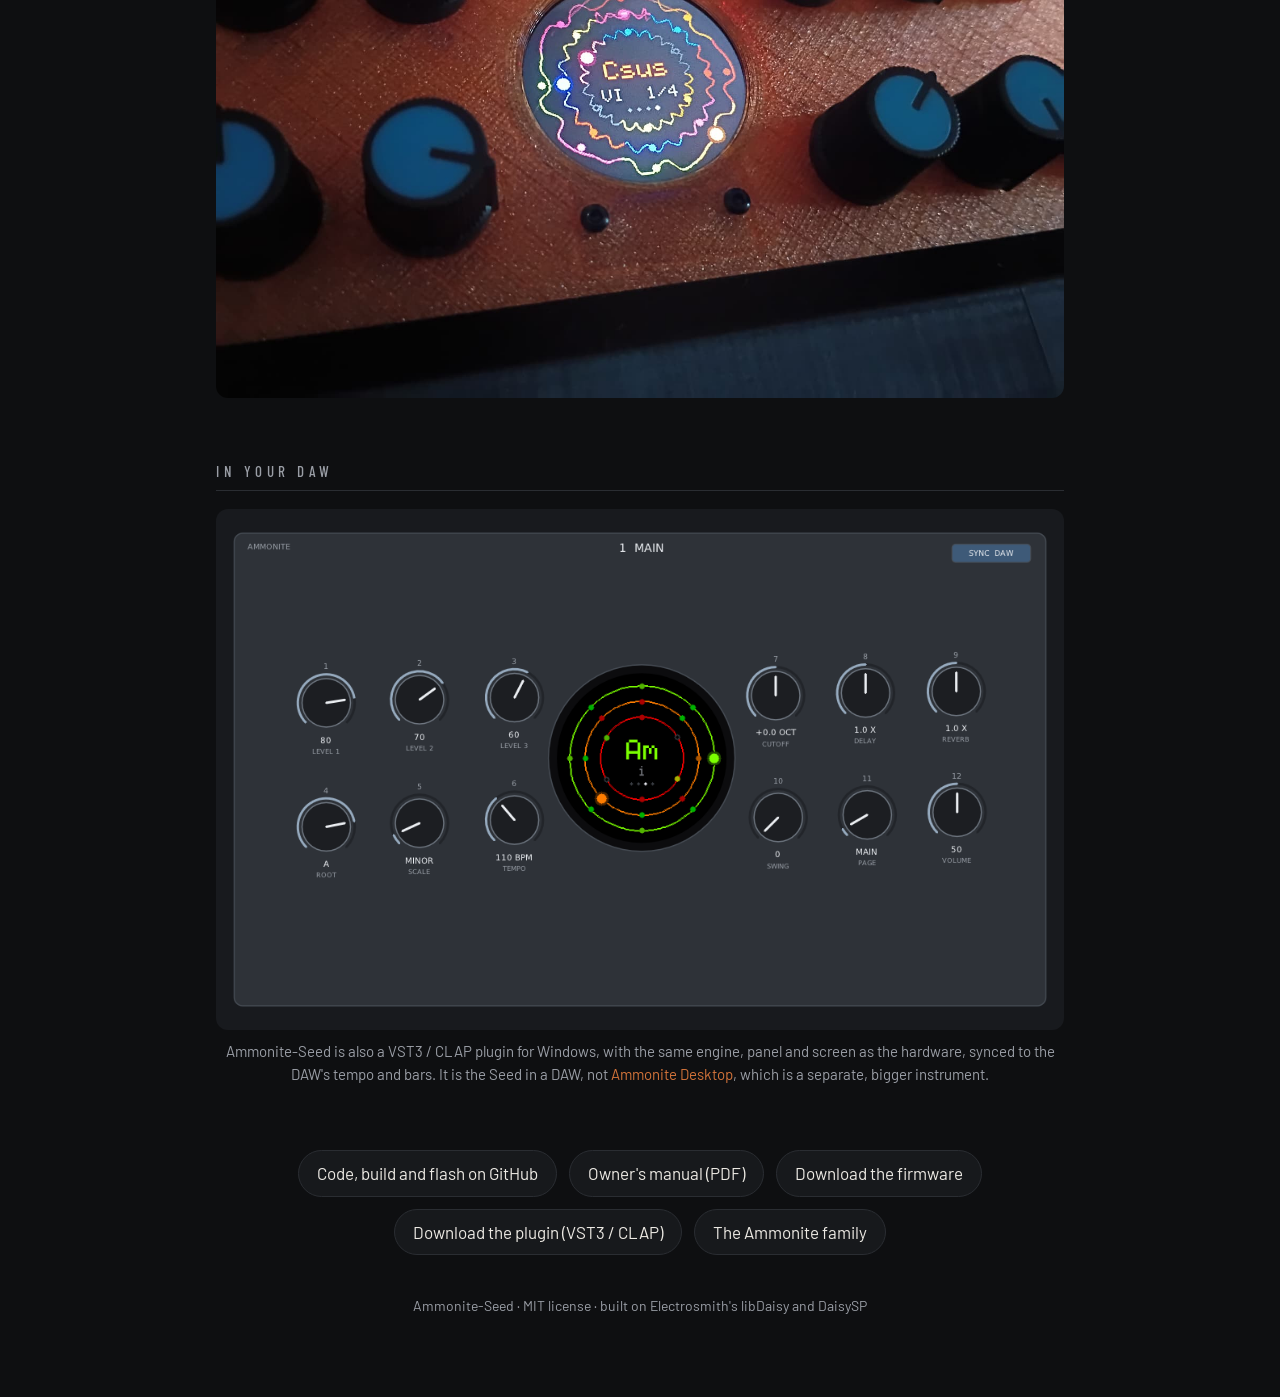
<file: seed/index.html>
<!DOCTYPE html>
<html lang="en">
<head>
<meta charset="utf-8">
<meta name="viewport" content="width=device-width, initial-scale=1">
<title>Ammonite-Seed</title>
<meta name="description" content="Ammonite-Seed: a three-voice arpeggiator synthesizer on the Daisy Seed, the hardware of the Ammonite family. Listen to it here.">
<link rel="icon" href="../manual/img/ammonite.svg" type="image/svg+xml">
<link rel="preconnect" href="https://fonts.googleapis.com">
<link rel="preconnect" href="https://fonts.gstatic.com" crossorigin>
<link href="https://fonts.googleapis.com/css2?family=Barlow:wght@300;400;600&family=Barlow+Condensed:wght@300;500&display=swap" rel="stylesheet">
<link rel="stylesheet" href="../site.css">
<style>
  .hero { display: block; width: min(400px, 90vw); margin: 36px auto 0; border-radius: 50%;
          box-shadow: 0 0 0 6px #202226, 0 0 0 7px #3a3d43; }

  .headline { margin: 48px 0 0; padding: 26px 26px 22px; }
  .headline h2 { margin: 0 0 4px; font: 500 26px "Barlow Condensed", sans-serif; letter-spacing: .06em; }
  .headline p { margin: 0 0 16px; color: var(--muted); }
  audio { width: 100%; display: block; }

  video { width: 100%; max-width: 560px; display: block; margin: 0 auto; border-radius: 12px; background: #000; }
  .caption { text-align: center; color: var(--muted); font-size: 15px; margin-top: 10px; }

  .clip { display: grid; grid-template-columns: 112px 1fr; gap: 20px; align-items: center;
          padding: 18px 0; border-bottom: 1px solid var(--line); scroll-margin-top: 20px; }
  .clip img { width: 112px; height: 112px; border-radius: 50%; box-shadow: 0 0 0 3px #202226; }
  .clip h3 { margin: 0 0 2px; font: 600 19px "Barlow", sans-serif; }
  .clip p { margin: 0 0 10px; color: var(--muted); font-size: 15.5px; }

  .photo { width: 100%; border-radius: 12px; display: block; }

  @media (max-width: 520px) {
    .clip { grid-template-columns: 72px 1fr; gap: 14px; }
    .clip img { width: 72px; height: 72px; }
  }
</style>
</head>
<body>
<main>
  <p class="family"><a href="../">&larr; The Ammonite family</a></p>
  <header>
    <img class="logo" src="../manual/img/ammonite.svg" alt="">
    <h1 class="long">AMMONITE-SEED</h1>
    <p>A three-voice arpeggiator synthesizer on the Daisy Seed</p>
    <img class="hero" src="../media/screen.gif" alt="The Ammonite-Seed screen playing">
  </header>

  <section class="headline panel" id="listen">
    <h2>Two minutes of <span class="nowrap">Ammonite-Seed</span></h2>
    <p>Put on headphones.</p>
    <audio controls preload="metadata" src="../media/audio/ammonite.mp3"></audio>
  </section>

  <h2 class="section" id="video">Watch the screen play</h2>
  <video controls preload="metadata" poster="../manual/img/screen_cover.png" src="../media/demo.mp4"></video>
  <p class="caption">One minute, straight from the engine: the chords start moving, echoes and
  reverb arrive, the patterns get busier, the filter sweeps, and the screen changes view.</p>

  <h2 class="section" id="recipes">Recipes</h2>
  <p class="lead">Rendered from the synth engine, 40 seconds each. Every one
  is a recipe in the <a href="../manual/Ammonite_Manual.pdf">owner's manual</a>, with the exact knob settings.</p>

  <div class="clip" id="power-on">
    <img src="../manual/img/screen_cover.png" alt="">
    <div>
      <h3>Power-on</h3>
      <p>What Ammonite-Seed plays the moment it has power: three arps in A minor, no effects.</p>
      <audio controls preload="none" src="../media/audio/power_on.mp3"></audio>
    </div>
  </div>
  <div class="clip" id="tide">
    <img src="../manual/img/screen_recipe_tide.png" alt="">
    <div>
      <h3>Slow tide</h3>
      <p>Three drones that slide from chord to chord under a slow, breathing filter. No arps at all:
      the progression does the moving.</p>
      <audio controls preload="none" src="../media/audio/tide.mp3"></audio>
    </div>
  </div>
  <div class="clip" id="clockwork">
    <img src="../manual/img/screen_recipe_clockwork.png" alt="">
    <div>
      <h3>Clockwork</h3>
      <p>Three sixteenth-note patterns of 8, 7 and 5 steps, each with a few steps left out. They line
      up only once every 280 steps, so the groove keeps turning over.</p>
      <audio controls preload="none" src="../media/audio/clockwork.mp3"></audio>
    </div>
  </div>
  <div class="clip" id="dub">
    <img src="../manual/img/screen_recipe_dub.png" alt="">
    <div>
      <h3>Dub echoes</h3>
      <p>A sparse, resonant chord stab thrown into a long, darkening, wobbly ping-pong echo, over a
      sine bass that follows the chords.</p>
      <audio controls preload="none" src="../media/audio/dub.mp3"></audio>
    </div>
  </div>
  <div class="clip" id="jazz">
    <img src="../manual/img/screen_recipe_jazz.png" alt="">
    <div>
      <h3>Late set</h3>
      <p>A swung ii-V-I in C: a gliding bass on the chord roots, an arp through each seventh chord,
      and a looser triplet line on top.</p>
      <audio controls preload="none" src="../media/audio/jazz.mp3"></audio>
    </div>
  </div>
  <div class="clip" id="bells">
    <img src="../manual/img/screen_recipe_bells.png" alt="">
    <div>
      <h3>Bells in D</h3>
      <p>Pachelbel's chords in D major, played by sine bells: every note starts an octave high and
      drops into place in a few milliseconds, which is what makes it ring.</p>
      <audio controls preload="none" src="../media/audio/bells.mp3"></audio>
    </div>
  </div>

  <h2 class="section" id="hardware">The instrument</h2>
  <img class="photo" src="../media/photo_front.jpg" alt="The assembled front panel, the screen playing a Csus chord">

  <h2 class="section" id="plugin">In your DAW</h2>
  <img class="photo" src="../media/plugin.png" alt="The Ammonite-Seed plugin: the panel with its twelve knobs and the round screen">
  <p class="caption">Ammonite-Seed is also a VST3 / CLAP plugin for Windows, with the same engine, panel
  and screen as the hardware, synced to the DAW's tempo and bars. It is the Seed in a DAW, not
  <a href="../desktop/">Ammonite Desktop</a>, which is a separate, bigger instrument.</p>

  <nav class="links">
    <a href="https://github.com/GSNautilus/ammonite">Code, build and flash on GitHub</a>
    <a href="../manual/Ammonite_Manual.pdf">Owner's manual (PDF)</a>
    <a href="https://github.com/GSNautilus/ammonite/releases/tag/v0.2.0">Download the firmware</a>
    <a href="https://github.com/GSNautilus/ammonite/releases/tag/v0.2.0">Download the plugin (VST3 / CLAP)</a>
    <a href="../">The Ammonite family</a>
  </nav>
  <footer>Ammonite-Seed &middot; MIT license &middot; built on Electrosmith's libDaisy and DaisySP</footer>
</main>
</body>
</html>
</file>
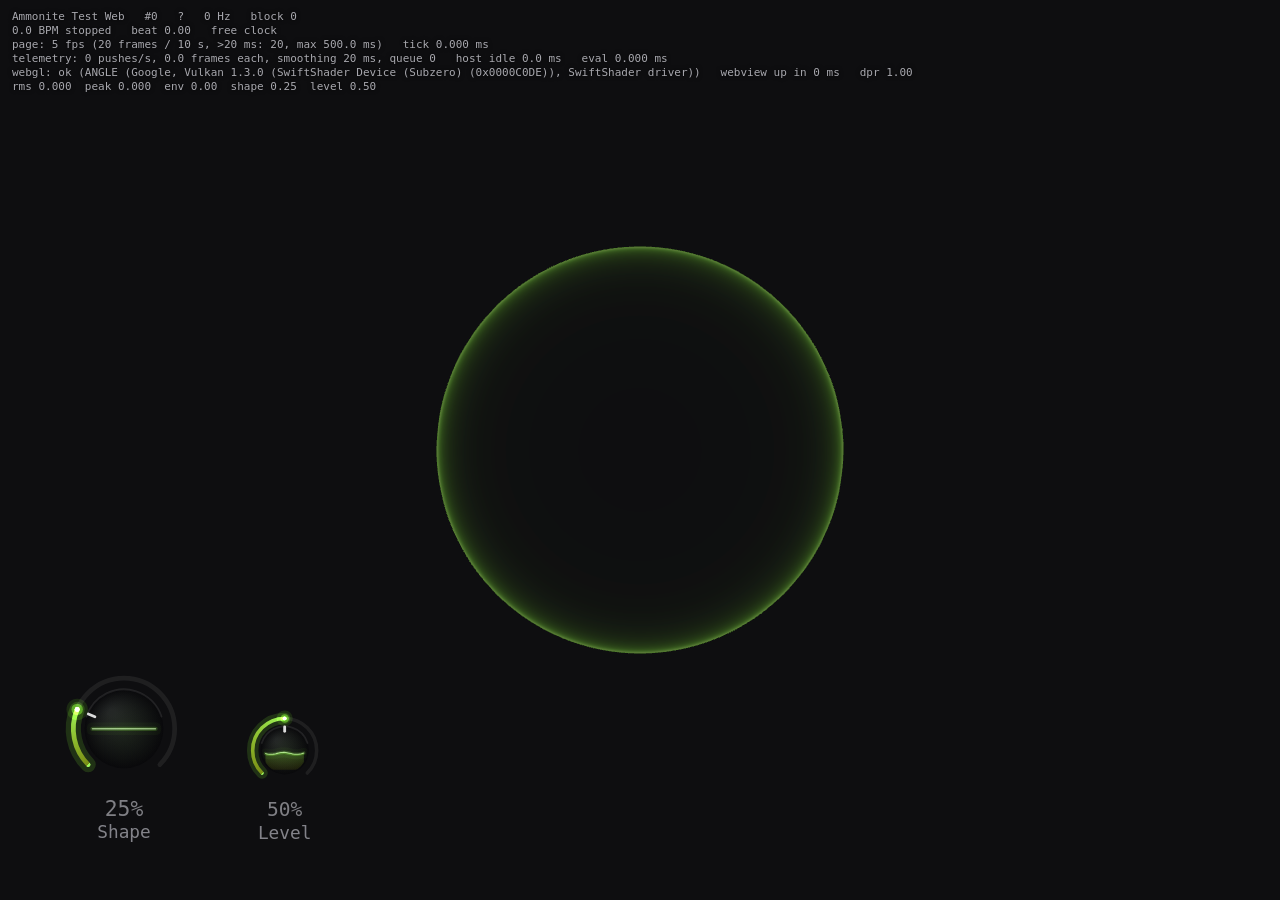
<file: desktop/test/web/index.html>
<!DOCTYPE html>
<html lang="en">
<head>
<meta charset="utf-8">
<title>Ammonite Test Web</title>
<style>
  html, body { margin: 0; width: 100%; height: 100%; background: #0e0e10; overflow: hidden;
               font-family: "Segoe UI", sans-serif; color: #ddd; user-select: none; -webkit-user-select: none; }
  #stage { position: absolute; left: 0; top: 0; width: 100%; height: 100%; display: block; }
  canvas.knob { position: absolute; display: block; touch-action: none; }
  #ov { position: absolute; left: 12px; top: 10px; font: 11px Consolas, "Cascadia Mono", monospace;
        color: rgba(220,220,228,0.75); white-space: pre; pointer-events: none; text-shadow: 0 0 4px #000; line-height: 14px; }
  #err { position: absolute; left: 0; right: 0; top: 45%; text-align: center; color: #f98; font-size: 16px; display: none; }
</style>
</head>
<body>
<canvas id="stage"></canvas>
<canvas class="knob" data-id="0" data-glyph="wave" data-name="Shape"></canvas>
<canvas class="knob" data-id="1" data-glyph="level" data-name="Level"></canvas>
<div id="ov">starting</div>
<div id="err"></div>
<script>
/* Ammonite Test Web: the page side: drawKnob, glyph,
   ORB_VS / ORB_FS, meshFor, orbInit and drawOrbStage, reduced to one
   knob of each kind and one shell whose wave is the plugin's real audio.

   Host <-> page: C++ calls ammo.tick(frame) every idle (~60 Hz), ammo.param(i, v),
   ammo.info(o). The page posts one-line strings: ready | edit <id> <0|1> |
   set <id> <v> | gl ok <renderer> | gl fail <why> | log <text>. */
(function () {
  'use strict';
  var TAU = Math.PI * 2, MONO = 'Consolas, "Cascadia Mono", monospace';
  var LAYOUT_W = 720, LAYOUT_H = 480;
  // The same knob geometry as the native variant (TestUICommon.hpp), in layout units.
  var KNOBS = [{ id: 0, cx: 70, cy: 410, r: 37, def: 0.25, name: 'Shape', glyph: 'wave' },
               { id: 1, cx: 160, cy: 422, r: 25, def: 0.5, name: 'Level', glyph: 'level' }];
  var DRAG_SPAN = 180, FINE_SPAN = 720;

  function clamp(x, a, b) { return x < a ? a : x > b ? b : x; }
  function hsla(h, s, l, a) { return 'hsla(' + h.toFixed(1) + ',' + s + '%,' + l + '%,' + clamp(a, 0, 1).toFixed(3) + ')'; }
  function hslRgb(h, s, l) {
    h = ((h % 360) + 360) % 360 / 360; s /= 100; l /= 100;
    var q = l < 0.5 ? l * (1 + s) : l + s - l * s, p = 2 * l - q, out = [0, 0, 0];
    for (var i = 0; i < 3; i++) {
      var t = h + (1 - i) / 3; t -= Math.floor(t);
      out[i] = t < 1 / 6 ? p + (q - p) * 6 * t : t < 0.5 ? q : t < 2 / 3 ? p + (q - p) * (2 / 3 - t) * 6 : p;
    }
    return out;
  }
  function hueOfShape(shape) { return 20 + shape * 300; }

  var bridge = window.chrome && window.chrome.webview;
  function send(m) { if (bridge) bridge.postMessage(m); }

  /* ------------------------------------------------------------- state */
  // F is what gets drawn: the telemetry as it was `LAT` ms ago, blended between
  // the two frames around that instant. Frames arrive in bursts (the audio
  // device's period); each burst is spread back over its blocks' duration.
  var F = { seq: 0, shape: 0.25, level: 0.5, rms: 0, peak: 0, env: 0, beat: 0, bpm: 0, playing: false, hostClock: false,
            inst: 0, sr: 0, block: 0, idleMs: 0, idleMax: 0, evalMs: 0, wave: new Float32Array(256) };
  var Q = [];               // {t, f} frames with their display times, oldest first
  var LAT = 20;             // ms of smoothing delay; follows the observed burst interval
  var lastBurstAt = 0, burstGap = 10;
  var P = [0.25, 0.5], INFO = { fmt: '?', variant: 'Web', createMs: 0 };
  var stats = { tickMs: 0, ticks: 0, frames: 0, tickT: [], blends: 0 };
  var glStatus = 'init', t0 = performance.now(), T = 0;

  window.ammo = {
    tick: function (list, host) {
      var a = performance.now(), n = list.length, i, k;
      if (host) { F.idleMs = host.idleMs; F.idleMax = host.idleMax; F.evalMs = host.evalMs; }
      if (lastBurstAt) burstGap = burstGap * 0.9 + Math.min(50, a - lastBurstAt) * 0.1;
      lastBurstAt = a;
      LAT = Math.max(8, Math.min(60, burstGap * 1.5));
      for (i = 0; i < n; i++) {
        var f = list[i], blockMs = f.sr > 0 ? 1000 * f.block / f.sr : 2.7;
        f.wave = new Float32Array(f.wave);
        // the burst's blocks ended at `a`, one block apart
        Q.push({ t: a - (n - 1 - i) * blockMs, f: f });
      }
      while (Q.length > 64) Q.shift();
      stats.ticks++; stats.frames += n; stats.tickT.push(a); if (stats.tickT.length > 2400) stats.tickT.shift();
      stats.tickMs = stats.tickMs * 0.9 + (performance.now() - a) * 0.1;
    },
    param: function (i, v) { if (i >= 0 && i < 2) P[i] = v; },
    info: function (o) { INFO = o; if (o.params) { P[0] = o.params[0]; P[1] = o.params[1]; } }
  };

  /* the frame to draw now: the queue read `LAT` ms behind arrival, neighbours blended */
  function sampleTelemetry(now) {
    if (!Q.length) return;
    var td = now - LAT, i, a, b, u;
    // drop frames older than the two we need
    while (Q.length > 2 && Q[1].t <= td) Q.shift();
    a = Q[0]; b = Q.length > 1 ? Q[1] : null;
    if (b && td > a.t) { u = Math.min(1, (td - a.t) / Math.max(0.1, b.t - a.t)); } else { u = 0; b = null; }
    var fa = a.f, fb = b ? b.f : fa, wa = fa.wave, wb = fb.wave;
    for (i = 0; i < 256; i++) F.wave[i] = wa[i] + (wb[i] - wa[i]) * u;
    F.shape = fa.shape + (fb.shape - fa.shape) * u; F.level = fa.level + (fb.level - fa.level) * u;
    F.env = fa.env + (fb.env - fa.env) * u; F.rms = fa.rms + (fb.rms - fa.rms) * u; F.peak = Math.max(fa.peak, fb.peak);
    F.beat = fa.beat + (fb.beat - fa.beat) * u;
    F.seq = fb.seq; F.bpm = fb.bpm; F.playing = fb.playing; F.hostClock = fb.hostClock; F.inst = fb.inst; F.sr = fb.sr; F.block = fb.block;
    if (u > 0 && u < 1) stats.blends++;
  }

  /* -------------------------------------------------------------- knobs */
  function arc(ctx, x, y, r, a, b, col, lw) {
    if (b - a < 0.002 || r <= 0) return;
    ctx.beginPath(); ctx.arc(x, y, r, a, b); ctx.strokeStyle = col; ctx.lineWidth = lw; ctx.stroke();
  }
  function dot(ctx, x, y, r, col) { ctx.beginPath(); ctx.arc(x, y, Math.max(0.1, r), 0, TAU); ctx.fillStyle = col; ctx.fill(); }
  function text(ctx, s, x, y, font, col, align) {
    ctx.font = font; ctx.fillStyle = col; ctx.textAlign = align || 'left'; ctx.textBaseline = 'middle'; ctx.fillText(s, x, y);
  }
  function neon(ctx, path, h, s, w, k) {
    if (k <= 0.01) return;
    ctx.save();
    ctx.globalCompositeOperation = 'lighter'; ctx.lineJoin = 'round'; ctx.lineCap = 'round';
    ctx.strokeStyle = hsla(h, s, 55, 0.06 * k); ctx.lineWidth = w * 7; ctx.stroke(path);
    ctx.strokeStyle = hsla(h, s, 58, 0.32 * k); ctx.lineWidth = w * 2.4; ctx.stroke(path);
    ctx.strokeStyle = hsla(h, Math.min(s, 60), 88, 0.85 * k); ctx.lineWidth = w * 0.75; ctx.stroke(path);
    ctx.restore();
  }
  function glowDot(ctx, x, y, r, h, s, k) {
    ctx.save(); ctx.globalCompositeOperation = 'lighter';
    dot(ctx, x, y, r * 3, hsla(h, s, 55, 0.12 * k));
    dot(ctx, x, y, r * 1.6, hsla(h, s, 60, 0.4 * k));
    dot(ctx, x, y, r * 0.7, hsla(h, Math.min(s, 50), 92, 0.95 * k));
    ctx.restore();
  }

  var drag = null, hover = null;
  function drawKnob(cv, kb, S) {
    var W = kb.r * 2, cssW = W + 16, cssH = W + 30;
    var dpr = Math.min(2, window.devicePixelRatio || 1);
    var PW = Math.round(cssW * S * dpr), PH = Math.round(cssH * S * dpr);
    if (cv.width !== PW || cv.height !== PH) { cv.width = PW; cv.height = PH; }
    cv.style.width = (cssW * S) + 'px'; cv.style.height = (cssH * S) + 'px';
    cv.style.left = ((kb.cx - cssW / 2) * S) + 'px'; cv.style.top = ((kb.cy - W / 2) * S) + 'px';
    var ctx = cv.getContext('2d');
    ctx.setTransform(S * dpr, 0, 0, S * dpr, 0, 0);
    ctx.clearRect(0, 0, cssW, cssH);
    var cx = cssW / 2, cy = W / 2, R = W / 2 - 1.5, base = P[kb.id];
    var h = hueOfShape(F.shape), s = 90, amp = Math.min(1, F.env);
    var A0 = Math.PI * 0.75, SW = Math.PI * 1.5;
    var big = W >= 70, tw = Math.max(2, W * 0.036), rv = R - (big ? 7 : 5.5), rf = rv - tw / 2 - (big ? 5 : 3.5);
    var dragging = drag && drag.kb === kb, hov = hover === kb;
    ctx.lineCap = 'round';
    arc(ctx, cx, cy, rv, A0, A0 + SW, 'rgba(255,255,255,0.07)', tw);
    if (base > 0.003) {
      var hot = hsla(h, s, 66, 1), dim = hsla(h - 28, s, 42, 0.55), stroke = hot;
      if (ctx.createConicGradient) {
        var gr = ctx.createConicGradient(A0, cx, cy), oB = SW * base / TAU;
        gr.addColorStop(0, dim); gr.addColorStop(oB, hot); stroke = gr;
      }
      ctx.save(); ctx.globalCompositeOperation = 'lighter';
      arc(ctx, cx, cy, rv, A0, A0 + SW * base, hsla(h, s, 58, 0.16 + (dragging ? 0.12 : 0)), tw * 3.2);
      ctx.restore();
      arc(ctx, cx, cy, rv, A0, A0 + SW * base, stroke, tw);
    }
    var ab = A0 + SW * base;
    glowDot(ctx, cx + Math.cos(ab) * rv, cy + Math.sin(ab) * rv, tw * 0.75, h, s, 1);
    var fg = ctx.createRadialGradient(cx - rf * 0.3, cy - rf * 0.4, rf * 0.1, cx, cy, rf);
    fg.addColorStop(0, '#222226'); fg.addColorStop(1, '#09090b');
    dot(ctx, cx, cy, rf, fg);
    var ig = ctx.createRadialGradient(cx, cy, 0, cx, cy, rf);
    ig.addColorStop(0, hsla(h, s, 50, 0.05 + 0.13 * amp)); ig.addColorStop(1, hsla(h, s, 50, 0));
    dot(ctx, cx, cy, rf, ig);
    arc(ctx, cx, cy, rf, Math.PI * 1.1, Math.PI * 1.9, 'rgba(255,255,255,0.09)', 1);
    ctx.save(); ctx.beginPath(); ctx.arc(cx, cy, rf * 0.94, 0, TAU); ctx.clip();
    glyph(ctx, kb.glyph, cx, cy, rf * 0.8, base, h, s, amp);
    ctx.restore();
    ctx.beginPath();
    ctx.moveTo(cx + Math.cos(ab) * rf * 0.8, cy + Math.sin(ab) * rf * 0.8);
    ctx.lineTo(cx + Math.cos(ab) * rf * 0.98, cy + Math.sin(ab) * rf * 0.98);
    ctx.strokeStyle = 'rgba(255,255,255,0.85)'; ctx.lineWidth = 1.6; ctx.stroke();
    text(ctx, Math.round(base * 100) + '%', cx, W + 9, (dragging ? '600 ' : '500 ') + (big ? 12 : 11) + 'px ' + MONO,
      dragging ? hsla(h, Math.min(s, 80), 74, 1) : hov ? 'rgba(236,236,240,0.92)' : 'rgba(220,220,228,0.55)', 'center');
    text(ctx, kb.name, cx, W + 22, '500 10px ' + MONO, 'rgba(160,160,168,0.8)', 'center');
  }

  function glyph(ctx, kind, cx, cy, r, x, h, s, amp) {
    var lw = Math.max(1, r / 20), k = 0.55 + 0.45 * amp, p, i, t;
    if (kind === 'wave') {
      // the face shows the live wave: 1.5 periods of the telemetry, slowly scrolling
      p = new Path2D();
      for (i = 0; i <= 96; i++) {
        var u = i / 96, ph = (u * 1.5 + T * 0.3) % 1, idx = Math.floor(ph * 256) & 255;
        var y = cy - F.wave[idx] * 4 * r * 0.55;
        if (i) p.lineTo(cx - r + 2 * r * u, y); else p.moveTo(cx - r + 2 * r * u, y);
      }
      neon(ctx, p, h, s, lw, k);
    } else {
      var top = cy + r - 2 * r * x * (0.85 + 0.15 * amp);
      p = new Path2D();
      for (i = 0; i <= 30; i++) { t = i / 30; var yy = top + Math.sin(t * TAU * 1.5 + T * 2.5) * r * 0.05; if (i) p.lineTo(cx - r + 2 * r * t, yy); else p.moveTo(cx - r, yy); }
      var fl = new Path2D(p); fl.lineTo(cx + r, cy + r); fl.lineTo(cx - r, cy + r); fl.closePath();
      var lg = ctx.createLinearGradient(0, top, 0, cy + r);
      lg.addColorStop(0, hsla(h, s, 60, 0.45 * k)); lg.addColorStop(1, hsla(h - 30, s, 40, 0.1));
      ctx.fillStyle = lg; ctx.fill(fl); neon(ctx, p, h, s, lw * 0.8, k);
    }
  }

  /* -------------------------------------------------------------- shell */
  var ORB_VS = [
    'attribute vec2 aUV;',
    'uniform float uRad, uAspect, uScale, uCyc, uDepth, uPhase, uBreath;',
    'uniform mat3 uRot;',
    'uniform vec4 uWave[64];',
    'varying vec3 vN; varying float vW;',
    'const float PI = 3.14159265;',
    'float wv(float f) {',
    '  float x = fract(f) * 256.0;',
    '  float i0 = floor(x), t = x - i0;',
    '  float i1 = i0 + 1.0; if (i1 >= 256.0) i1 = 0.0;',
    '  int q0 = int(floor(i0 / 4.0)); float r0 = i0 - 4.0 * float(q0);',
    '  int q1 = int(floor(i1 / 4.0)); float r1 = i1 - 4.0 * float(q1);',
    '  vec4 a = uWave[q0]; vec4 b = uWave[q1];',
    '  float s0 = r0 < 0.5 ? a.x : (r0 < 1.5 ? a.y : (r0 < 2.5 ? a.z : a.w));',
    '  float s1 = r1 < 0.5 ? b.x : (r1 < 1.5 ? b.y : (r1 < 2.5 ? b.z : b.w));',
    '  return mix(s0, s1, t); }',
    'vec3 pos(float u, float v, out float wn) {',
    '  float phi = -PI * 0.5 + PI * u, lam = 2.0 * PI * v, c = cos(phi);',
    '  vec3 n0 = vec3(c * sin(lam), -sin(phi), c * cos(lam));',
    '  float d = wv(u * uCyc + uPhase) * uDepth;',
    '  wn = clamp(d / max(uDepth * 0.25, 1e-4), -1.0, 1.0);',
    '  vec3 p = n0 * uRad * (1.0 + d);',
    '  p.y *= 1.0 + uBreath; p.xz *= 1.0 + 0.5 * uBreath;',
    '  return p; }',
    'void main() {',
    '  float u = aUV.x, v = aUV.y, e = 0.003, w0, wd;',
    '  vec3 p = pos(u, v, w0);',
    '  vec3 pu = pos(clamp(u + e, 0.0, 1.0), v, wd) - pos(clamp(u - e, 0.0, 1.0), v, wd);',
    '  vec3 pv = pos(u, v + e, wd) - pos(u, v - e, wd);',
    '  vec3 n = cross(pu, pv); n = length(n) > 1e-7 ? normalize(n) : normalize(p + 1e-6);',
    '  p = uRot * p; vN = uRot * n; vW = w0;',
    '  float w = 1.0 - p.z * 0.22;',
    '  gl_Position = vec4(p.x * uScale / uAspect, p.y * uScale, 0.0, w); }'
  ].join('\n');
  var ORB_FS = [
    'precision mediump float;',
    'uniform float uInt, uSat; uniform vec3 uCol;',
    'varying vec3 vN; varying float vW;',
    'void main() {',
    '  vec3 n = normalize(vN); float fres = pow(1.0 - abs(n.z), 2.2);',
    '  vec3 c = uCol; float g = dot(c, vec3(0.333)); c = clamp(mix(vec3(g), c, uSat), 0.0, 1.0);',
    '  float crest = 0.6 + 0.5 * vW, front = gl_FrontFacing ? 1.0 : 0.55;',
    '  vec3 col = c * (0.08 + 1.35 * fres) * crest + vec3(1.0) * pow(fres, 7.0) * 0.4;',
    '  gl_FragColor = vec4(col, uInt * (0.08 + 0.8 * fres) * front); }'
  ].join('\n');

  function meshFor(gl) {
    var NL = 220, NO = 72, uv = [], idx = [], i, j;
    for (i = 0; i <= NL; i++) for (j = 0; j <= NO; j++) uv.push(i / NL, j / NO);
    for (i = 0; i < NL; i++) for (j = 0; j < NO; j++) { var a = i * (NO + 1) + j, b = a + NO + 1; idx.push(a, b, a + 1, a + 1, b, b + 1); }
    var vb = gl.createBuffer(); gl.bindBuffer(gl.ARRAY_BUFFER, vb); gl.bufferData(gl.ARRAY_BUFFER, new Float32Array(uv), gl.STATIC_DRAW);
    var ib = gl.createBuffer(); gl.bindBuffer(gl.ELEMENT_ARRAY_BUFFER, ib); gl.bufferData(gl.ELEMENT_ARRAY_BUFFER, new Uint16Array(idx), gl.STATIC_DRAW);
    return { vb: vb, ib: ib, n: idx.length };
  }
  function orbInit(cv) {
    var gl = cv.getContext('webgl', { antialias: true, alpha: false, preserveDrawingBuffer: false });
    if (!gl) return { failed: 'no webgl context' };
    function sh(type, src) {
      var s = gl.createShader(type); gl.shaderSource(s, src); gl.compileShader(s);
      if (!gl.getShaderParameter(s, gl.COMPILE_STATUS)) throw new Error(gl.getShaderInfoLog(s));
      return s;
    }
    try {
      var pr = gl.createProgram();
      gl.attachShader(pr, sh(gl.VERTEX_SHADER, ORB_VS)); gl.attachShader(pr, sh(gl.FRAGMENT_SHADER, ORB_FS));
      gl.linkProgram(pr);
      if (!gl.getProgramParameter(pr, gl.LINK_STATUS)) throw new Error(gl.getProgramInfoLog(pr));
    } catch (e) { return { failed: 'shader: ' + e.message }; }
    var m = meshFor(gl), U = {};
    ['uRad', 'uAspect', 'uScale', 'uCyc', 'uDepth', 'uPhase', 'uBreath', 'uRot', 'uWave', 'uInt', 'uSat', 'uCol']
      .forEach(function (n) { U[n] = gl.getUniformLocation(pr, n); });
    var dbg = gl.getExtension('WEBGL_debug_renderer_info');
    var renderer = dbg ? gl.getParameter(dbg.UNMASKED_RENDERER_WEBGL) : gl.getParameter(gl.RENDERER);
    return { gl: gl, pr: pr, vb: m.vb, ib: m.ib, n: m.n, aUV: gl.getAttribLocation(pr, 'aUV'), U: U, renderer: renderer };
  }
  function rotation(ax, ay) { // column-major Rx(ax) * Ry(ay)
    var cx = Math.cos(ax), sx = Math.sin(ax), cy = Math.cos(ay), sy = Math.sin(ay);
    var m = [[cy, 0, sy], [sx * sy, cx, -sx * cy], [-cx * sy, sx, cx * cy]], out = new Float32Array(9);
    for (var c = 0; c < 3; c++) for (var r = 0; r < 3; r++) out[c * 3 + r] = m[r][c];
    return out;
  }
  var stage = document.getElementById('stage'), orb = null;
  function drawShell() {
    var w = stage.clientWidth, h = stage.clientHeight;
    if (!w || !h || !orb || orb.failed) return;
    var dpr = Math.min(2, window.devicePixelRatio || 1), W = Math.round(w * dpr), H = Math.round(h * dpr);
    if (stage.width !== W || stage.height !== H) { stage.width = W; stage.height = H; }
    var gl = orb.gl, U = orb.U, env = Math.min(1, F.env), col = hslRgb(hueOfShape(F.shape), 95, 58);
    gl.viewport(0, 0, W, H);
    gl.clearColor(14 / 255, 14 / 255, 16 / 255, 1); gl.clear(gl.COLOR_BUFFER_BIT);
    gl.disable(gl.DEPTH_TEST); gl.disable(gl.CULL_FACE);
    gl.enable(gl.BLEND); gl.blendFunc(gl.SRC_ALPHA, gl.ONE);
    gl.useProgram(orb.pr);
    gl.bindBuffer(gl.ARRAY_BUFFER, orb.vb); gl.enableVertexAttribArray(orb.aUV); gl.vertexAttribPointer(orb.aUV, 2, gl.FLOAT, false, 0, 0);
    gl.bindBuffer(gl.ELEMENT_ARRAY_BUFFER, orb.ib);
    gl.uniform1f(U.uRad, 0.5 * (0.9 + 0.15 * env)); gl.uniform1f(U.uAspect, w / h); gl.uniform1f(U.uScale, 1.0);
    gl.uniform1f(U.uCyc, 4); gl.uniform1f(U.uDepth, 1.5); gl.uniform1f(U.uPhase, -T * 0.25); gl.uniform1f(U.uBreath, 0.06 * env);
    gl.uniformMatrix3fv(U.uRot, false, rotation(-0.3, T * 0.1));
    gl.uniform4fv(U.uWave, F.wave);
    gl.uniform1f(U.uInt, 0.5 + 0.5 * env); gl.uniform1f(U.uSat, 1.15); gl.uniform3f(U.uCol, col[0], col[1], col[2]);
    gl.drawElements(gl.TRIANGLES, orb.n, gl.UNSIGNED_SHORT, 0);
  }

  /* ------------------------------------------------------------ overlay */
  var ov = document.getElementById('ov'), ovAt = 0;
  function window10s(arr, now) { var n = 0, slow = 0, mx = 0, i; for (i = arr.length - 1; i >= 0 && now - arr[i].t <= 10000; i--) { n++; if (arr[i].dt > 20) slow++; if (arr[i].dt > mx) mx = arr[i].dt; } return { n: n, slow: slow, max: mx }; }
  var frames = [];
  function overlay(now) {
    if (now - ovAt < 250) return;
    ovAt = now;
    var fr = window10s(frames, now), tk = 0, i;
    for (i = stats.tickT.length - 1; i >= 0 && now - stats.tickT[i] <= 10000; i--) tk++;
    var fps = fr.n ? (fr.n / Math.min(10, (now - frames[Math.max(0, frames.length - fr.n)].t + 1) / 1000)) : 0;
    ov.textContent =
      'Ammonite Test Web   #' + F.inst + '   ' + INFO.fmt + '   ' + F.sr + ' Hz   block ' + F.block + '\n' +
      F.bpm.toFixed(1) + ' BPM ' + (F.playing ? 'playing' : 'stopped') + '   beat ' + F.beat.toFixed(2) + '   ' + (F.hostClock ? 'host clock' : 'free clock') + '\n' +
      'page: ' + fps.toFixed(0) + ' fps (' + fr.n + ' frames / 10 s, >20 ms: ' + fr.slow + ', max ' + fr.max.toFixed(1) + ' ms)   tick ' + stats.tickMs.toFixed(3) + ' ms\n' +
      'telemetry: ' + (tk / 10).toFixed(0) + ' pushes/s, ' + (stats.frames / Math.max(1, stats.ticks)).toFixed(1) + ' frames each, smoothing ' + LAT.toFixed(0) + ' ms, queue ' + Q.length + '   host idle ' + F.idleMs.toFixed(1) + ' ms   eval ' + F.evalMs.toFixed(3) + ' ms\n' +
      'webgl: ' + glStatus + '   webview up in ' + INFO.createMs.toFixed(0) + ' ms   dpr ' + (window.devicePixelRatio || 1).toFixed(2) + '\n' +
      'rms ' + F.rms.toFixed(3) + '  peak ' + F.peak.toFixed(3) + '  env ' + F.env.toFixed(2) + '  shape ' + F.shape.toFixed(2) + '  level ' + F.level.toFixed(2);
  }

  /* --------------------------------------------------------------- loop */
  var knobEls = Array.prototype.slice.call(document.querySelectorAll('canvas.knob'));
  var last = 0;
  function frame(now) {
    var dt = last ? now - last : 0; last = now;
    if (dt) { frames.push({ t: now, dt: dt }); if (frames.length > 1200) frames.shift(); }
    T = (now - t0) / 1000;
    sampleTelemetry(now);
    var S = Math.min(window.innerWidth / LAYOUT_W, window.innerHeight / LAYOUT_H);
    for (var i = 0; i < knobEls.length; i++) {
      var kb = KNOBS[+knobEls[i].dataset.id];
      try { drawKnob(knobEls[i], kb, S); } catch (e) { /* keep going */ }
    }
    try { drawShell(); } catch (e) { glStatus = 'draw error ' + e.message; }
    overlay(now);
    requestAnimationFrame(frame);
  }

  /* -------------------------------------------------------------- input */
  function knobOf(e) { var t = e.target; return t && t.classList && t.classList.contains('knob') ? KNOBS[+t.dataset.id] : null; }
  function setParam(kb, v, gesture) {
    v = clamp(v, 0, 1);
    if (gesture) send('edit ' + kb.id + ' 1');
    P[kb.id] = v; send('set ' + kb.id + ' ' + v.toFixed(5));
    if (gesture) send('edit ' + kb.id + ' 0');
  }
  document.addEventListener('pointerdown', function (e) {
    var kb = knobOf(e); if (!kb || e.button !== 0) return;
    e.preventDefault();
    drag = { kb: kb, y: e.clientY, v: P[kb.id], el: e.target };
    send('edit ' + kb.id + ' 1');
    try { e.target.setPointerCapture(e.pointerId); } catch (err) { /* fine */ }
  });
  document.addEventListener('pointermove', function (e) {
    if (!drag) { var kb = knobOf(e); hover = kb; return; }
    var S = Math.min(window.innerWidth / LAYOUT_W, window.innerHeight / LAYOUT_H);
    var span = (e.shiftKey ? FINE_SPAN : DRAG_SPAN) * S;
    drag.v = clamp(drag.v + (drag.y - e.clientY) / span, 0, 1); drag.y = e.clientY;
    P[drag.kb.id] = drag.v; send('set ' + drag.kb.id + ' ' + drag.v.toFixed(5));
  });
  function endDrag() { if (!drag) return; send('edit ' + drag.kb.id + ' 0'); drag = null; }
  document.addEventListener('pointerup', endDrag);
  document.addEventListener('pointercancel', endDrag);
  document.addEventListener('dblclick', function (e) { var kb = knobOf(e); if (kb) setParam(kb, kb.def, true); });
  document.addEventListener('wheel', function (e) {
    var kb = knobOf(e); if (!kb || !e.deltaY) return;
    e.preventDefault();
    setParam(kb, P[kb.id] + (e.deltaY < 0 ? 1 : -1) * (e.shiftKey ? 0.005 : 0.02), true);
  }, { passive: false });
  document.addEventListener('contextmenu', function (e) { e.preventDefault(); });

  /* keys: this page has no text fields, so every key belongs to the host
     (Space = transport). The C++ side posts them to the window that embeds us. */
  function fwdKey(e, down) {
    if (e.keyCode === 123) return; // F12: leave the dev tools to the browser
    send('key ' + (down ? 1 : 0) + ' ' + e.keyCode + ' ' + (e.repeat ? 1 : 0));
    e.preventDefault();
  }
  window.addEventListener('keydown', function (e) { fwdKey(e, true); });
  window.addEventListener('keyup', function (e) { fwdKey(e, false); });

  /* -------------------------------------------------------------- start */
  orb = orbInit(stage);
  if (orb.failed) {
    glStatus = 'FAILED: ' + orb.failed;
    document.getElementById('err').style.display = 'block';
    document.getElementById('err').textContent = 'WebGL unavailable: ' + orb.failed;
    send('gl fail ' + orb.failed);
  } else {
    glStatus = 'ok (' + orb.renderer + ')';
    send('gl ok ' + orb.renderer);
  }
  requestAnimationFrame(frame);
  send('ready');
})();
</script>
</body>
</html>
</file>
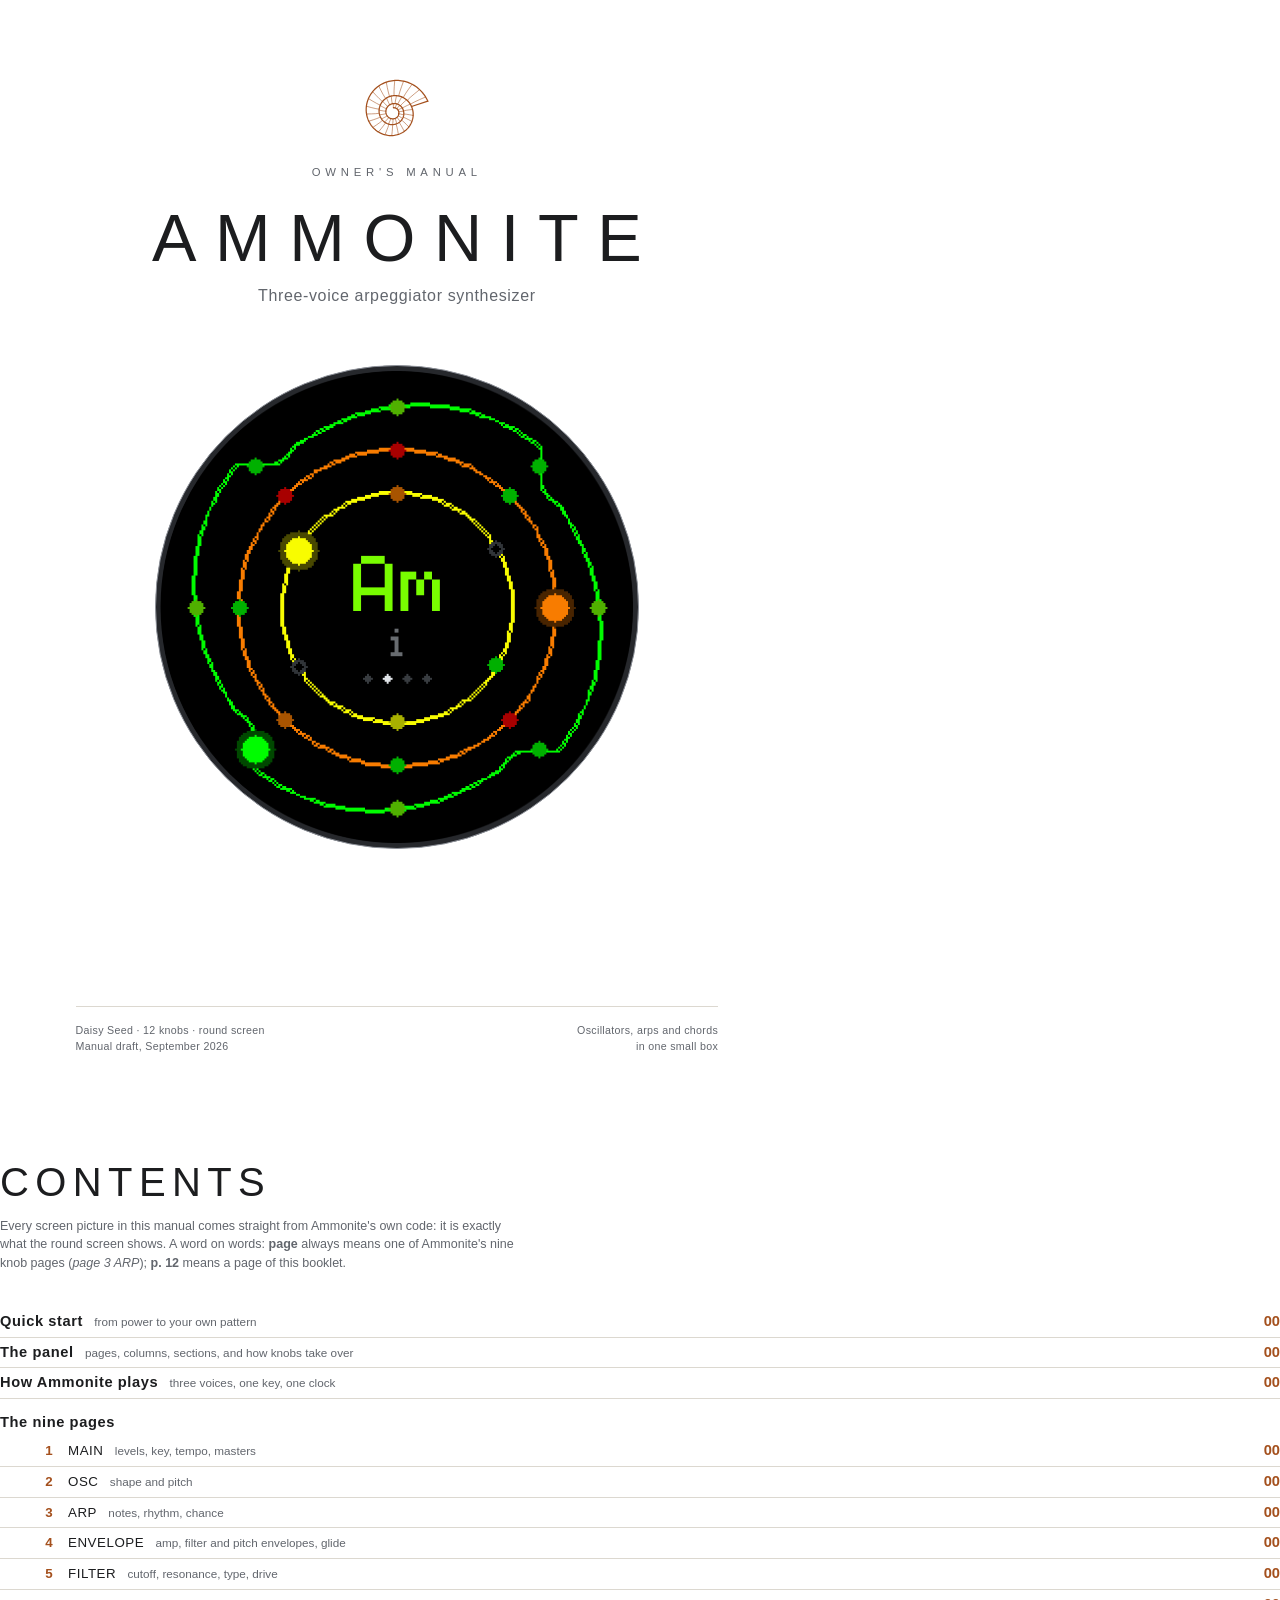
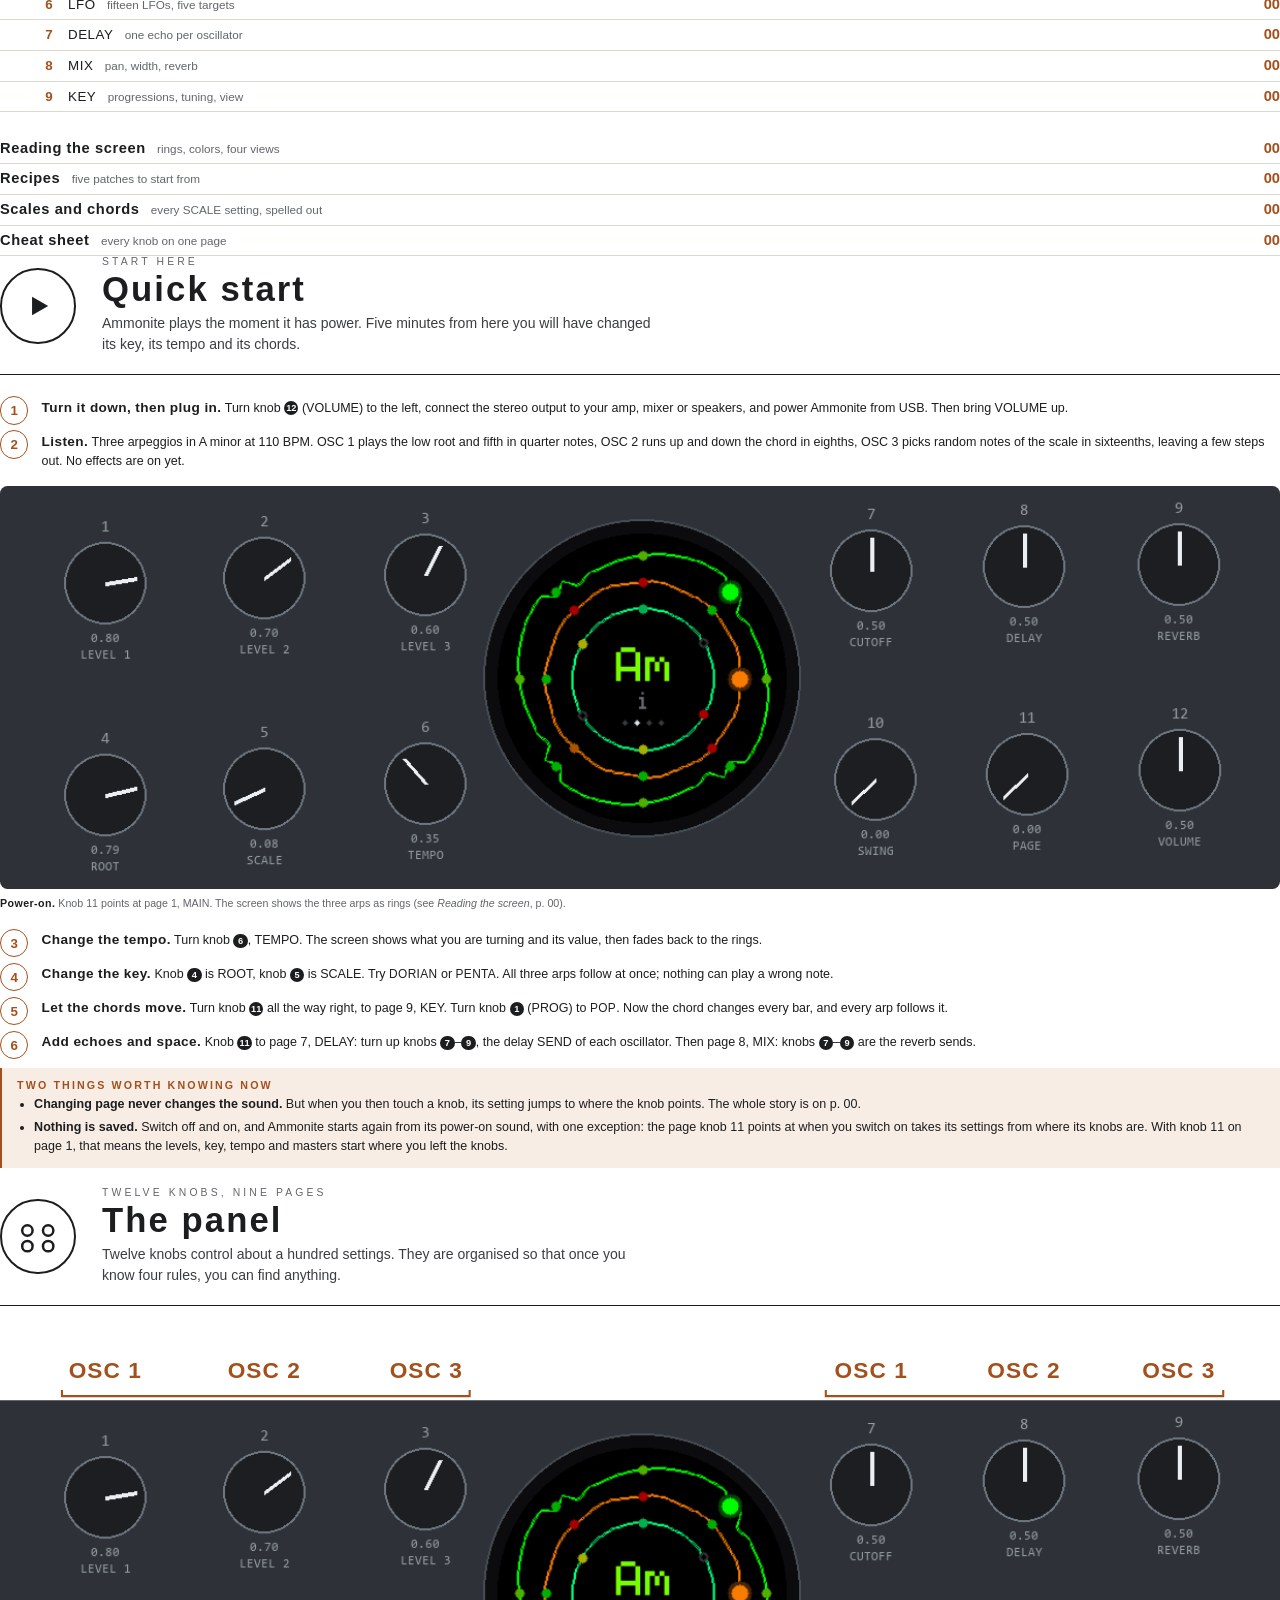
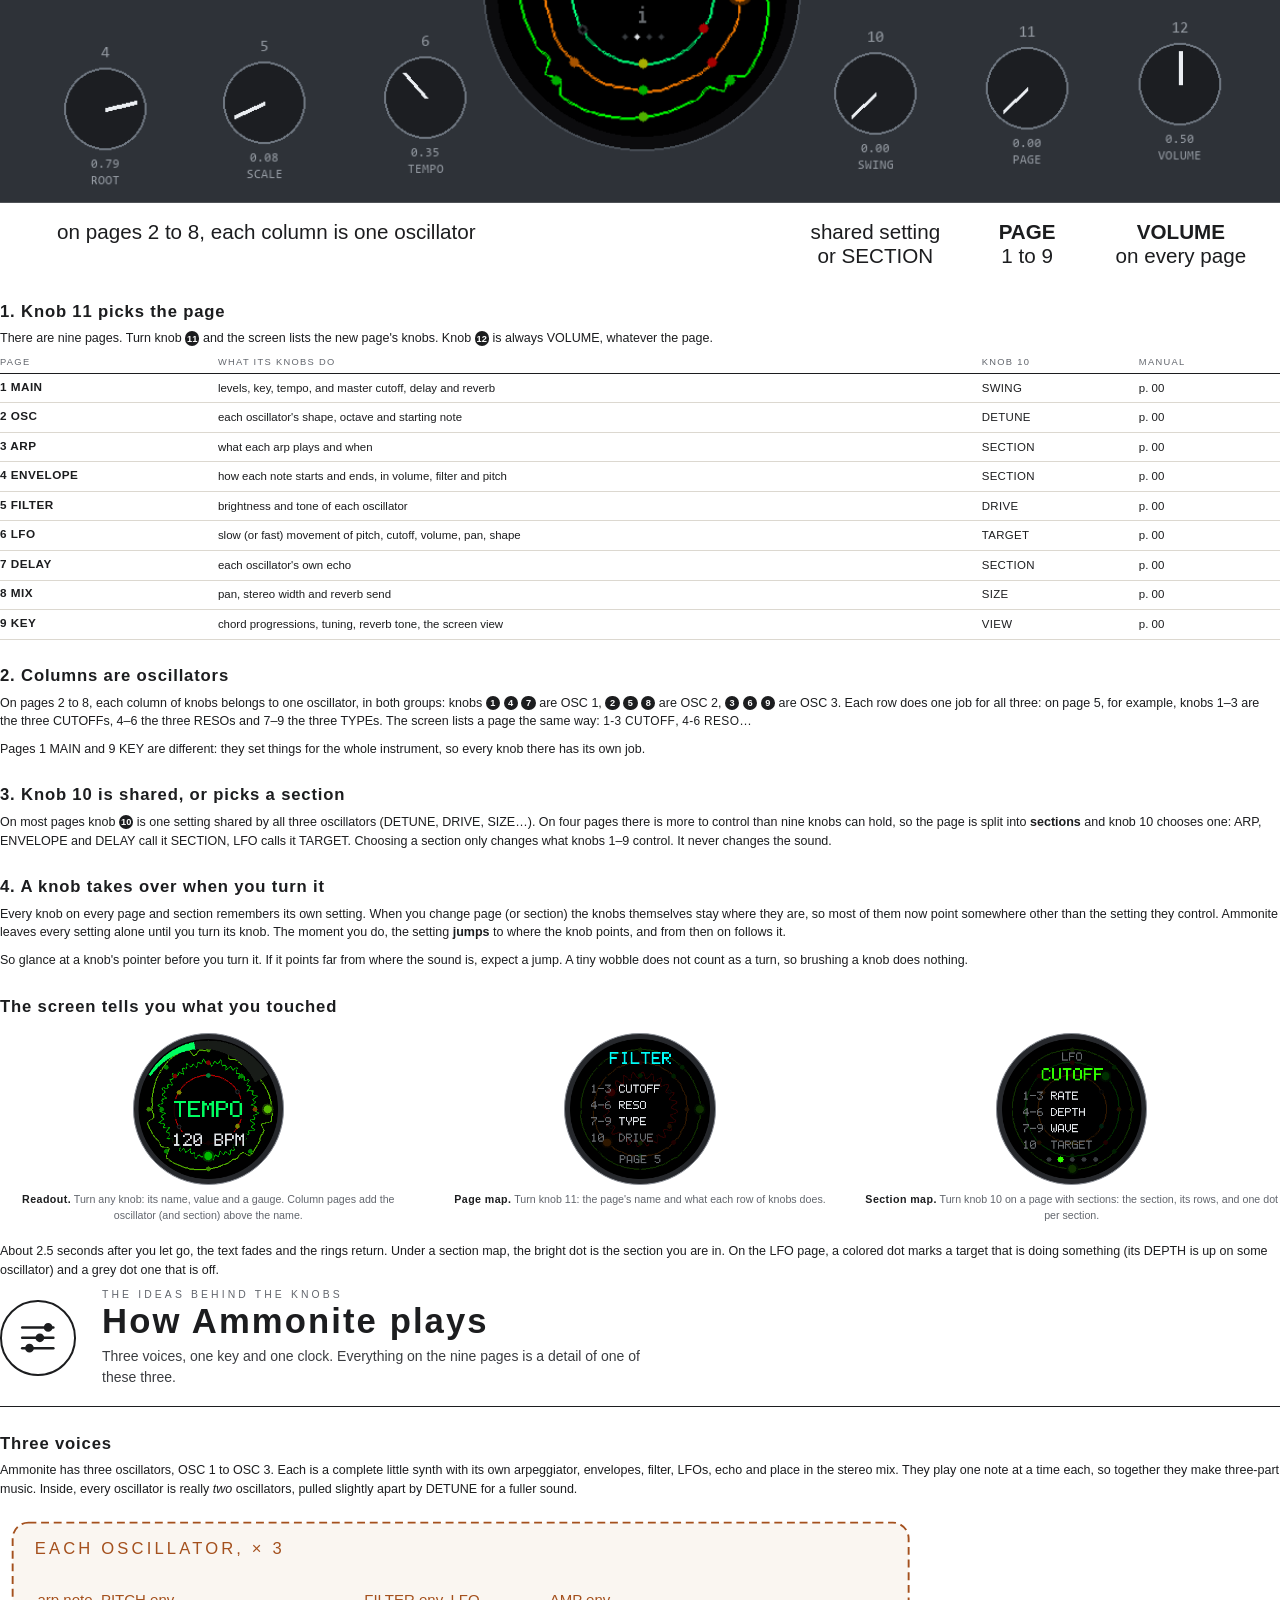
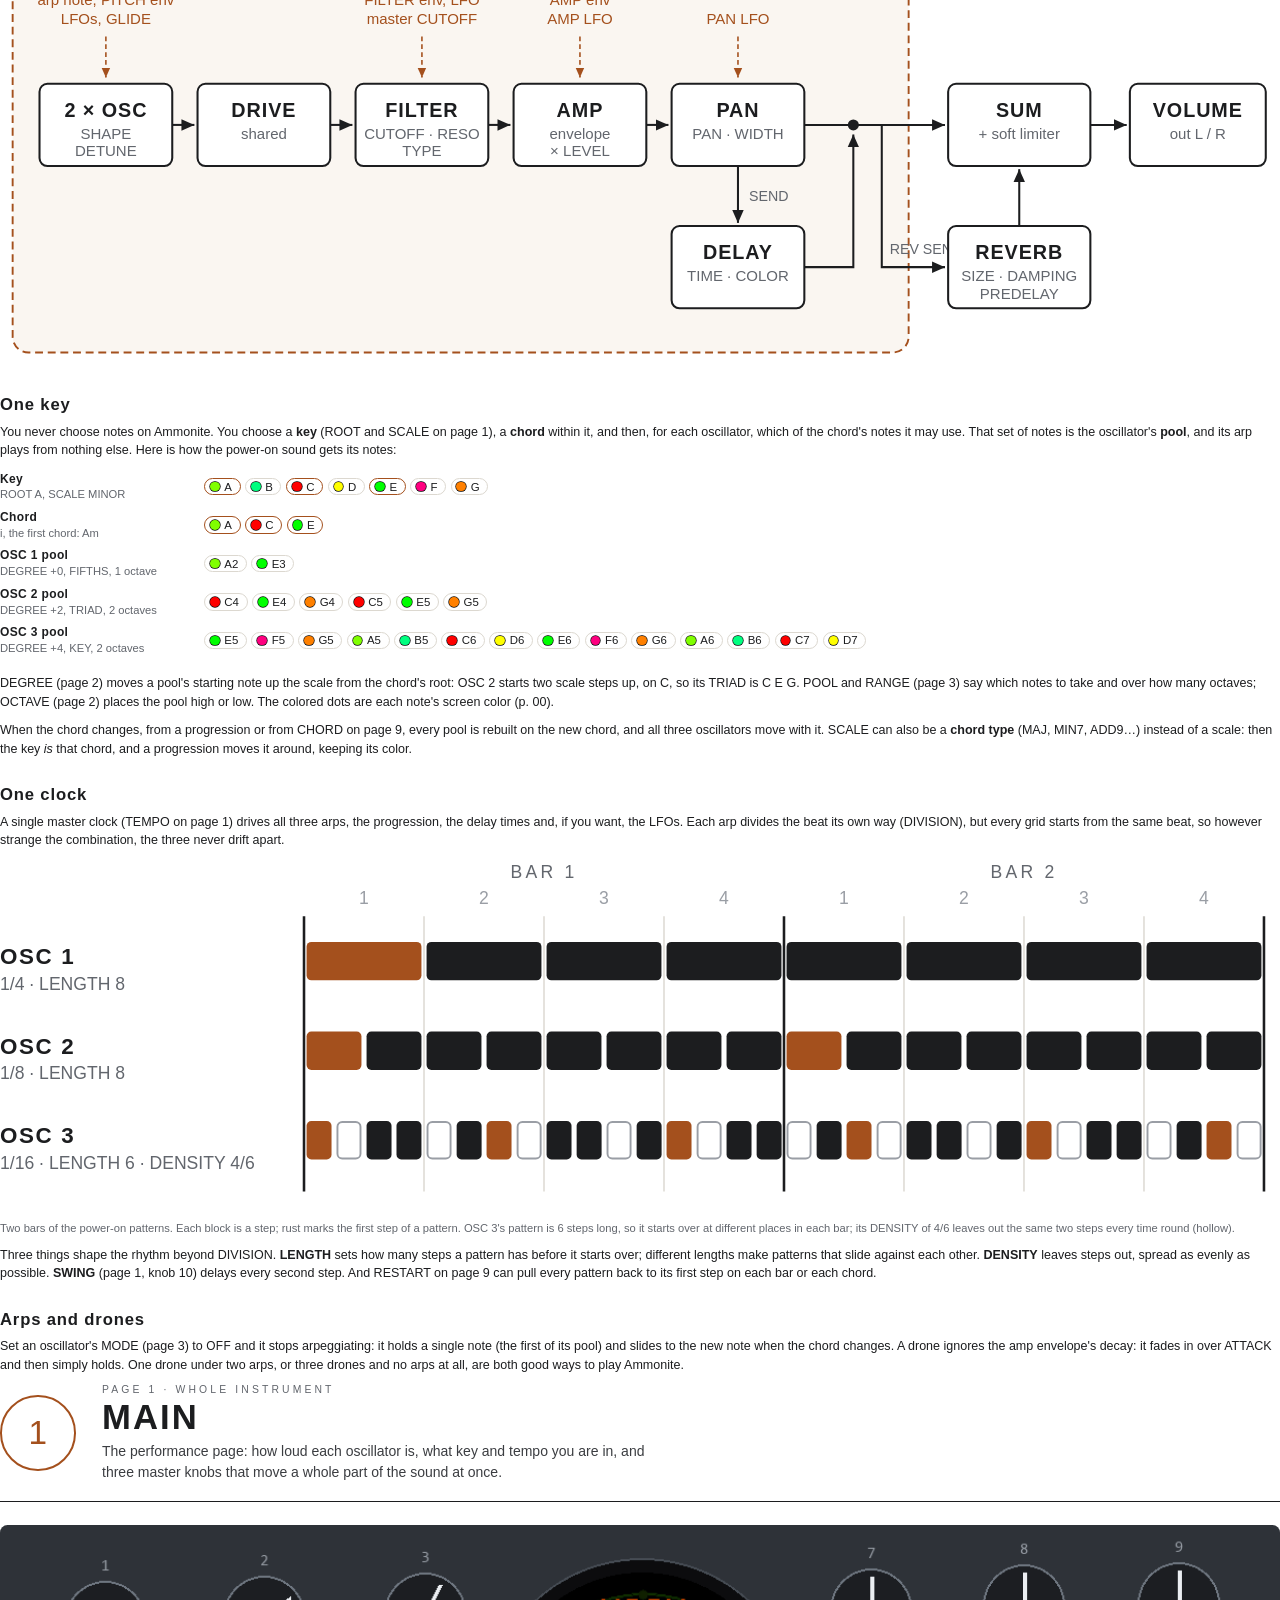
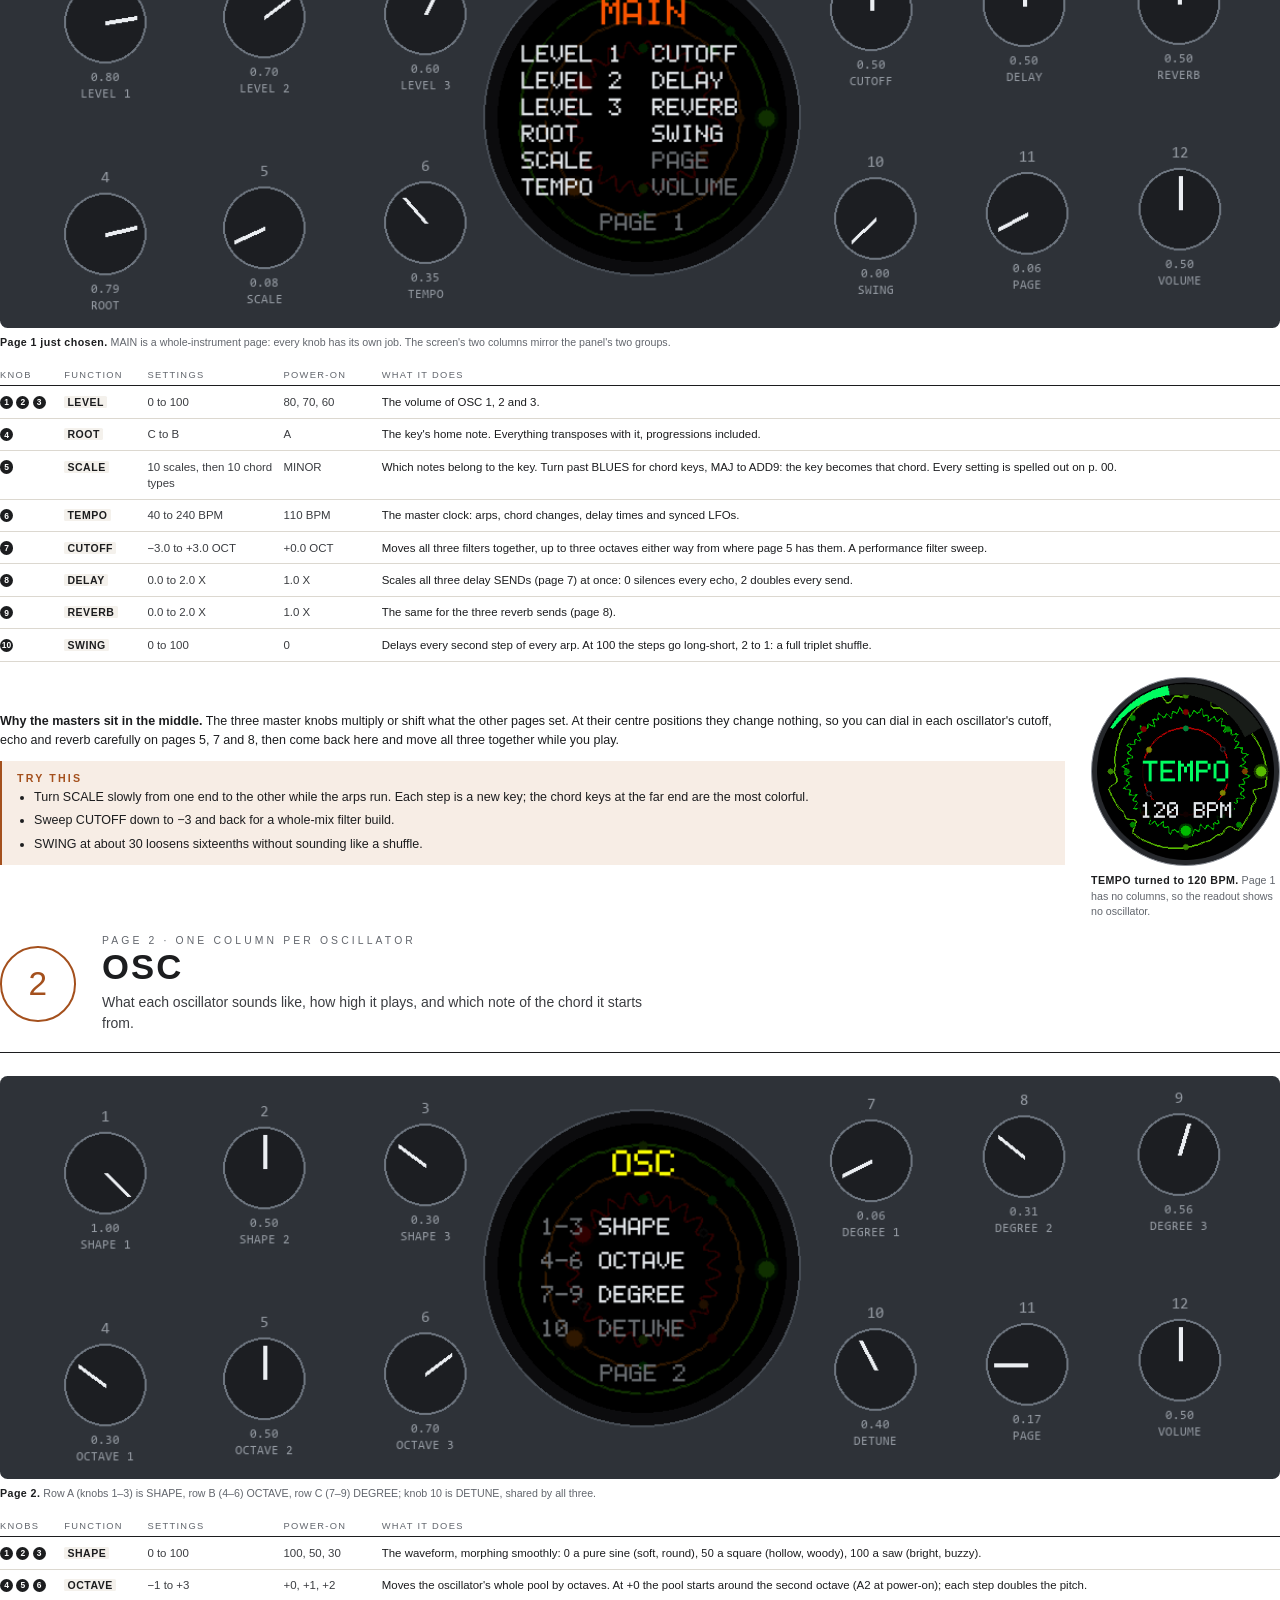
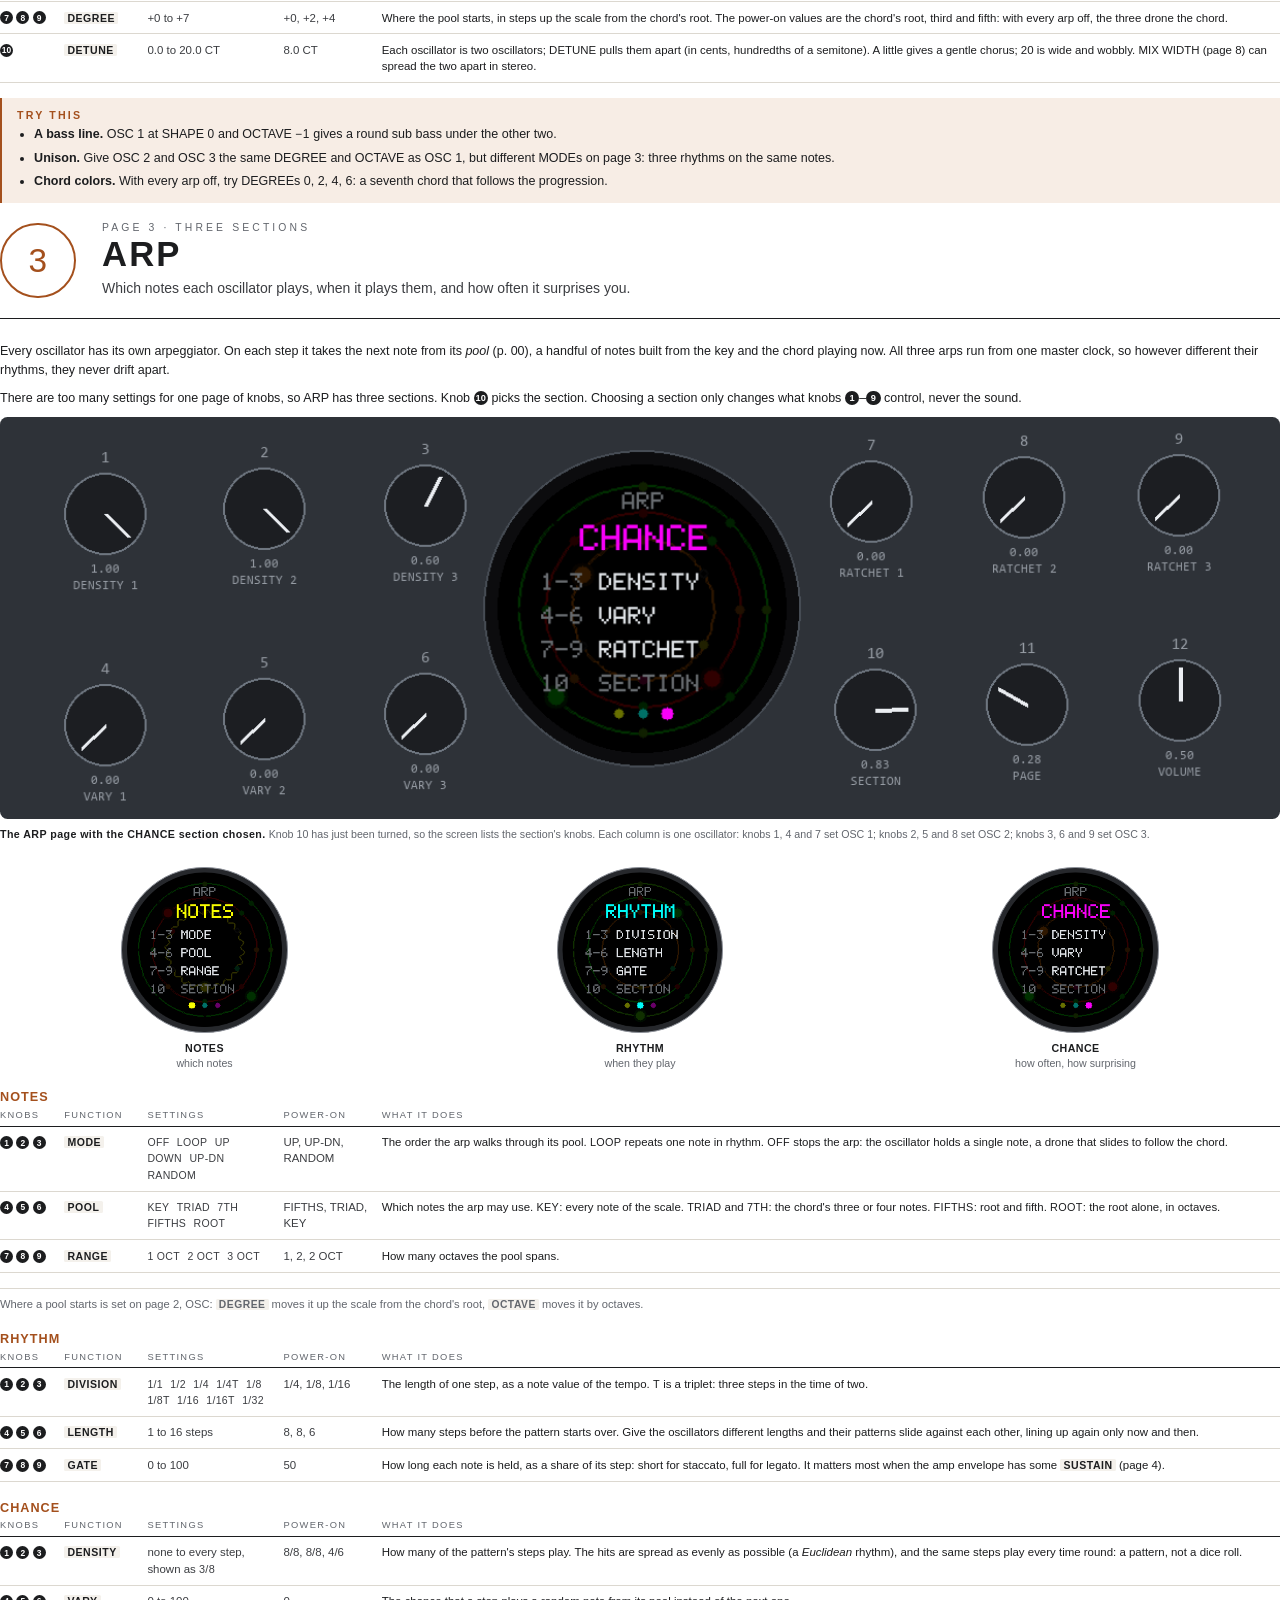
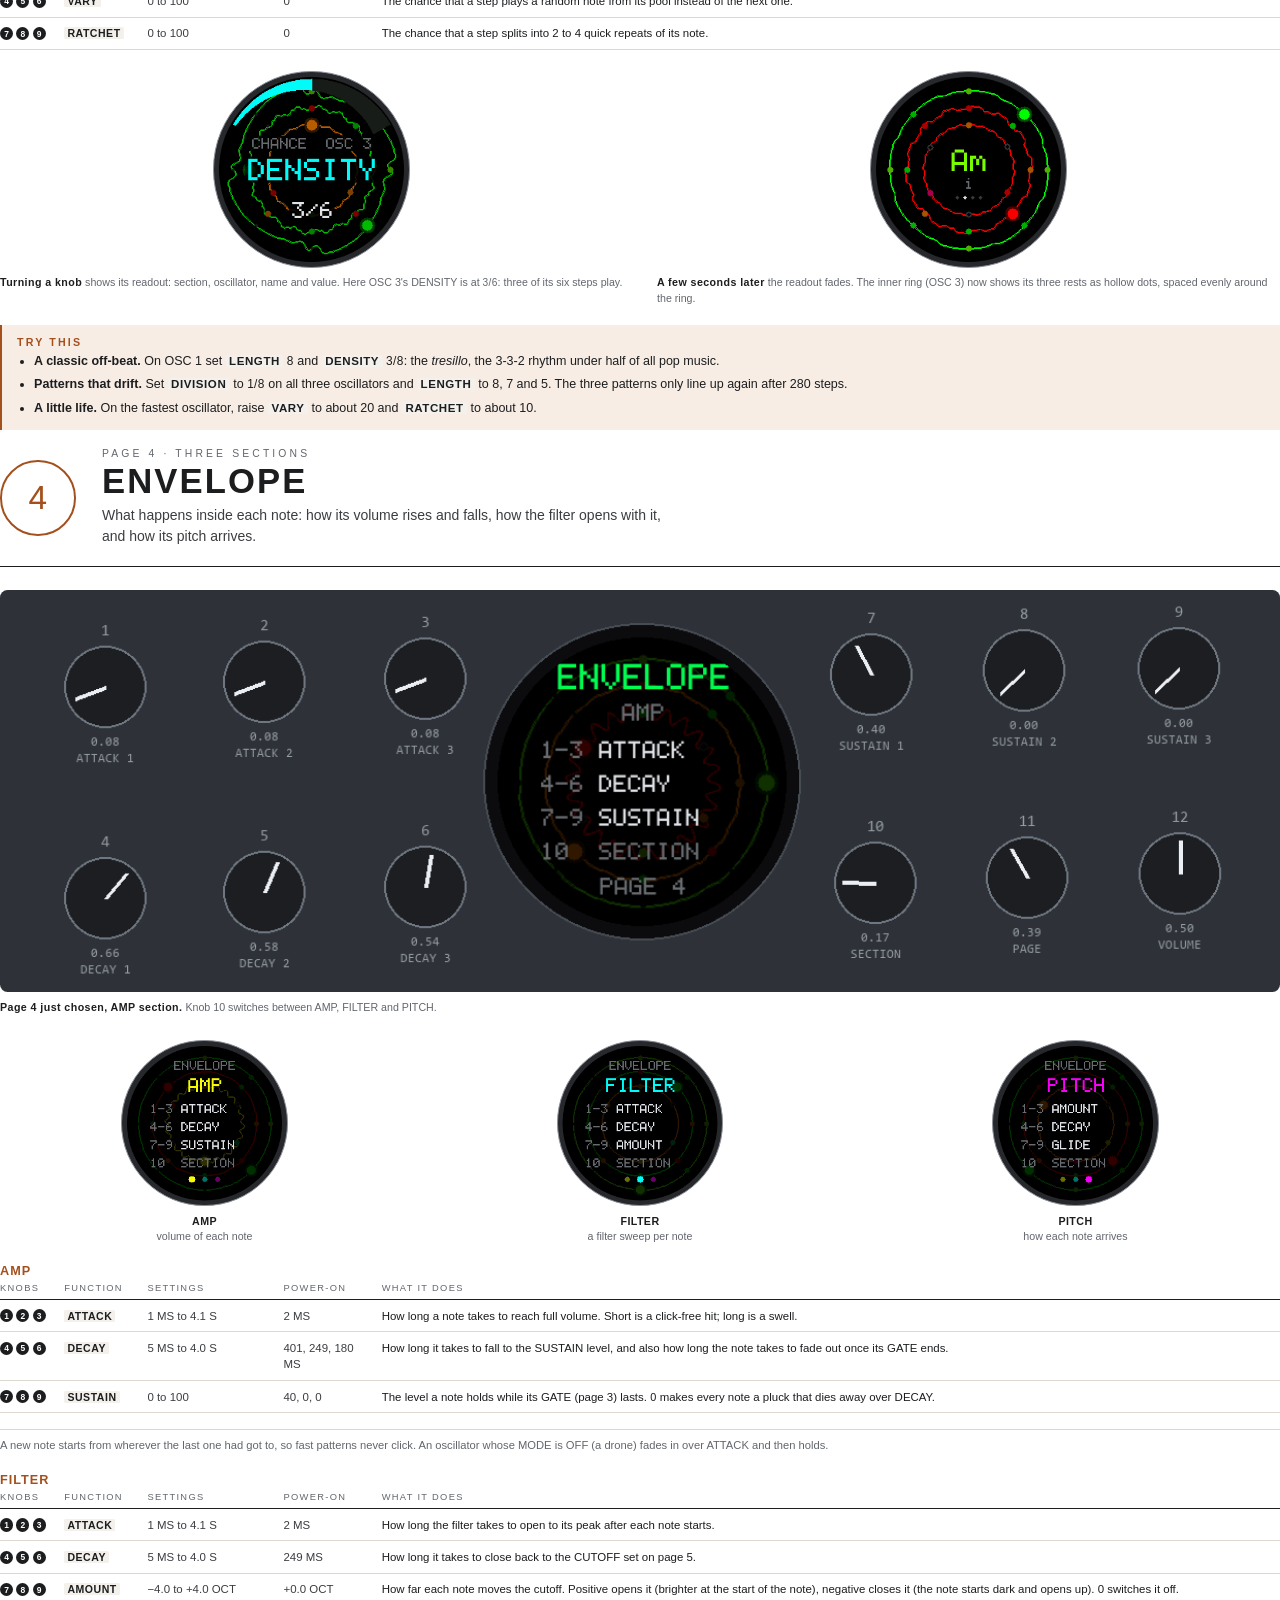
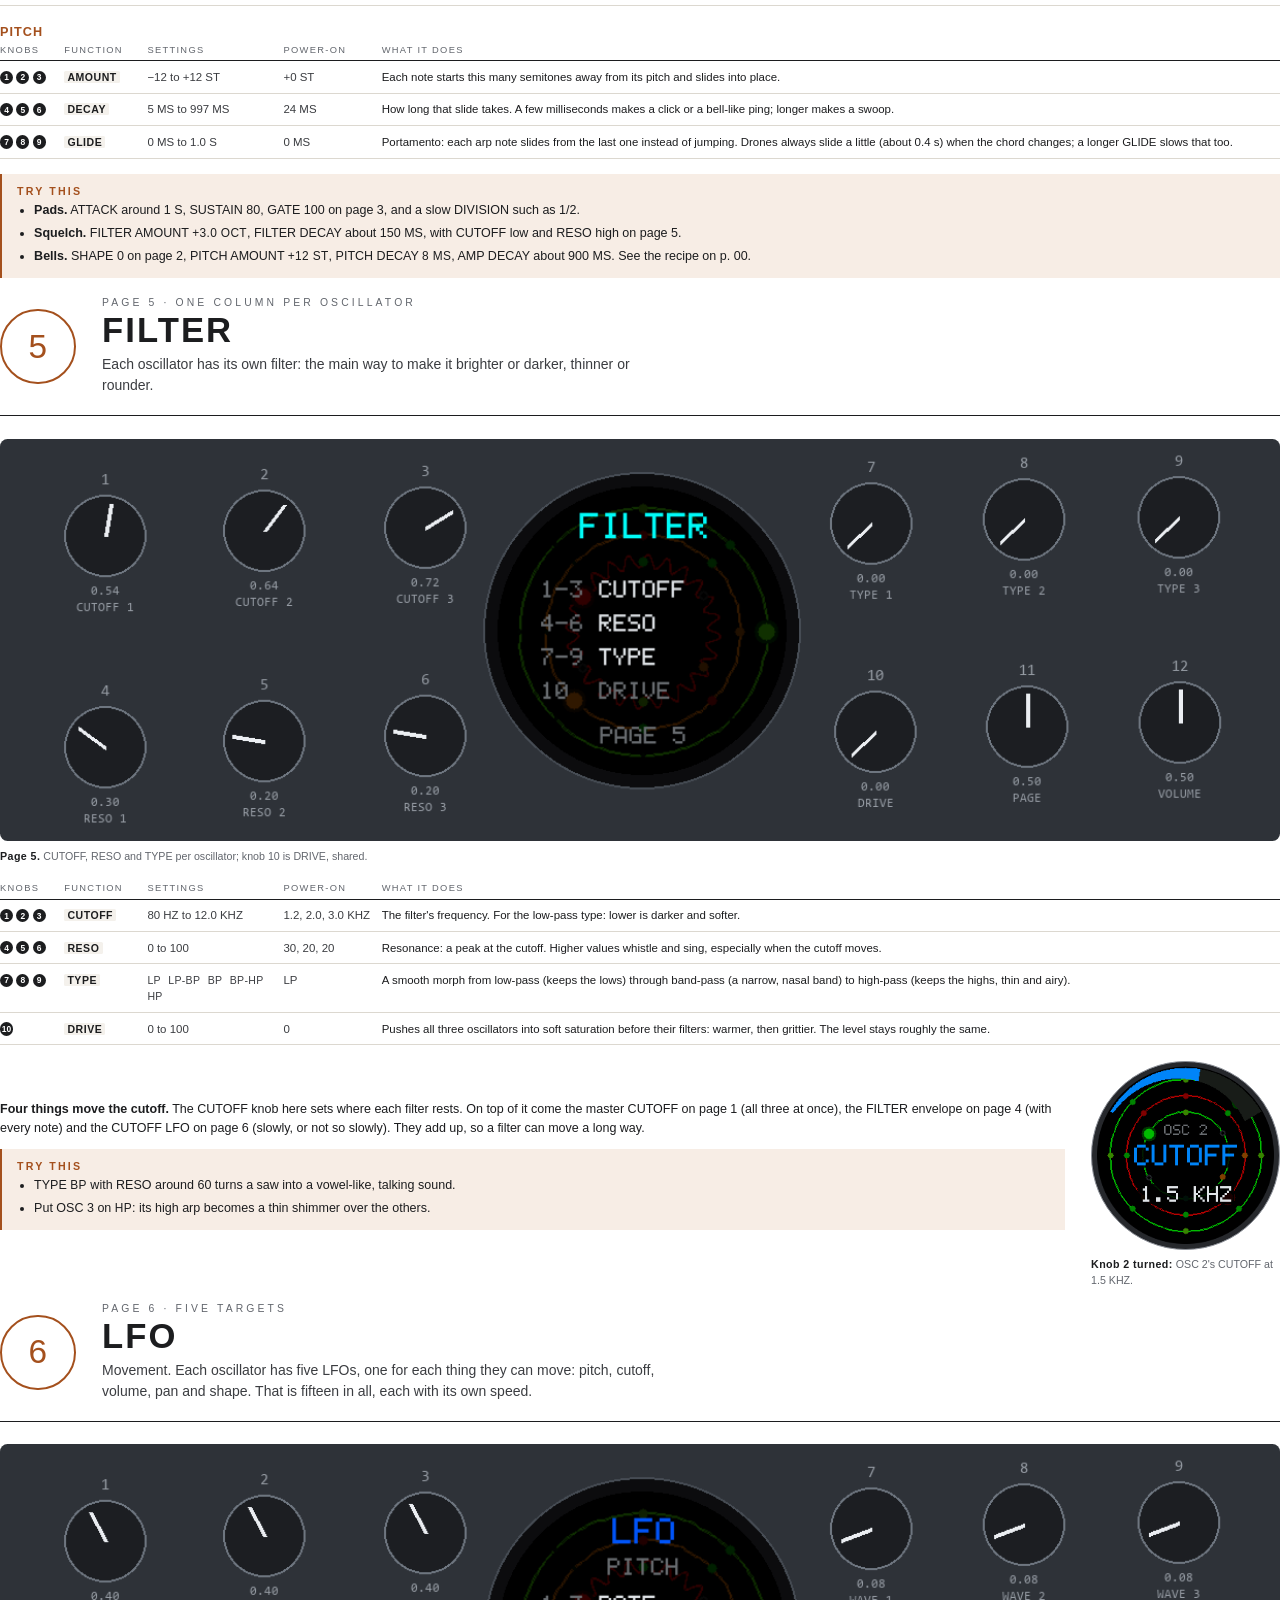
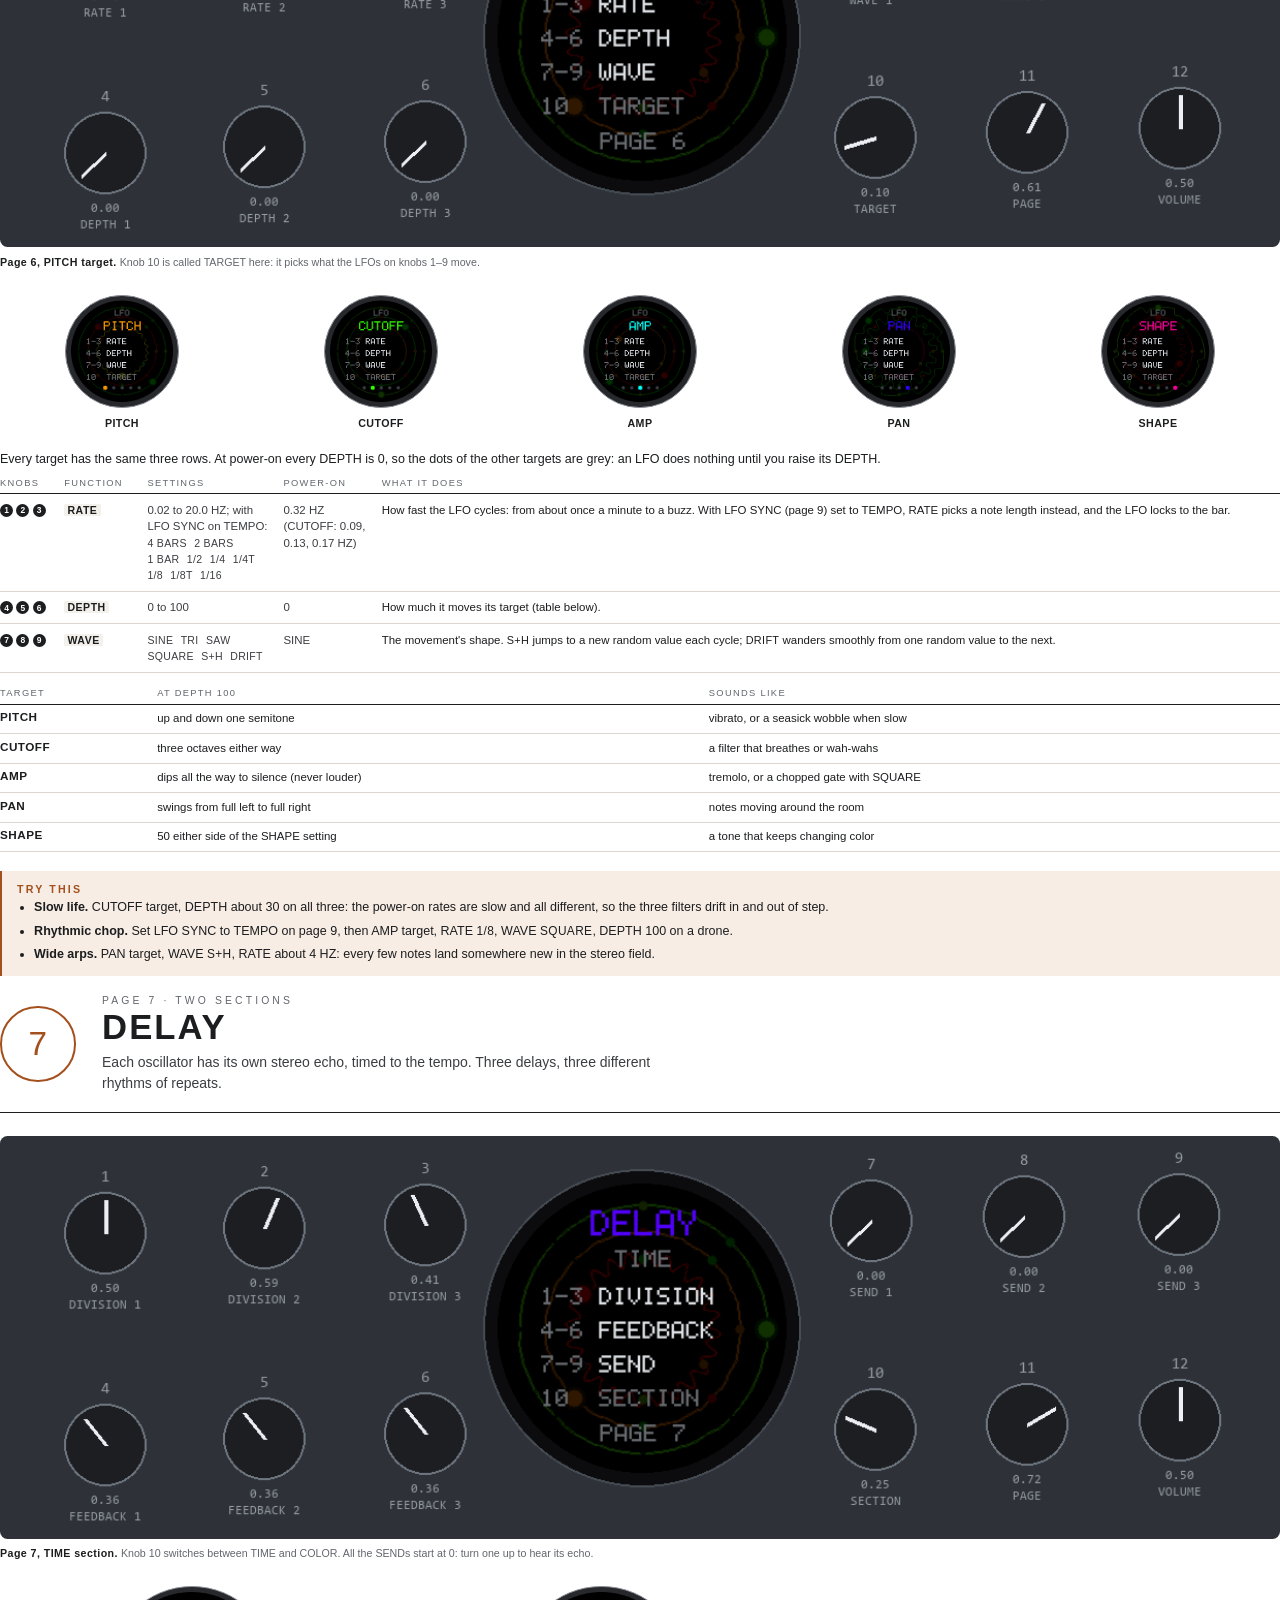
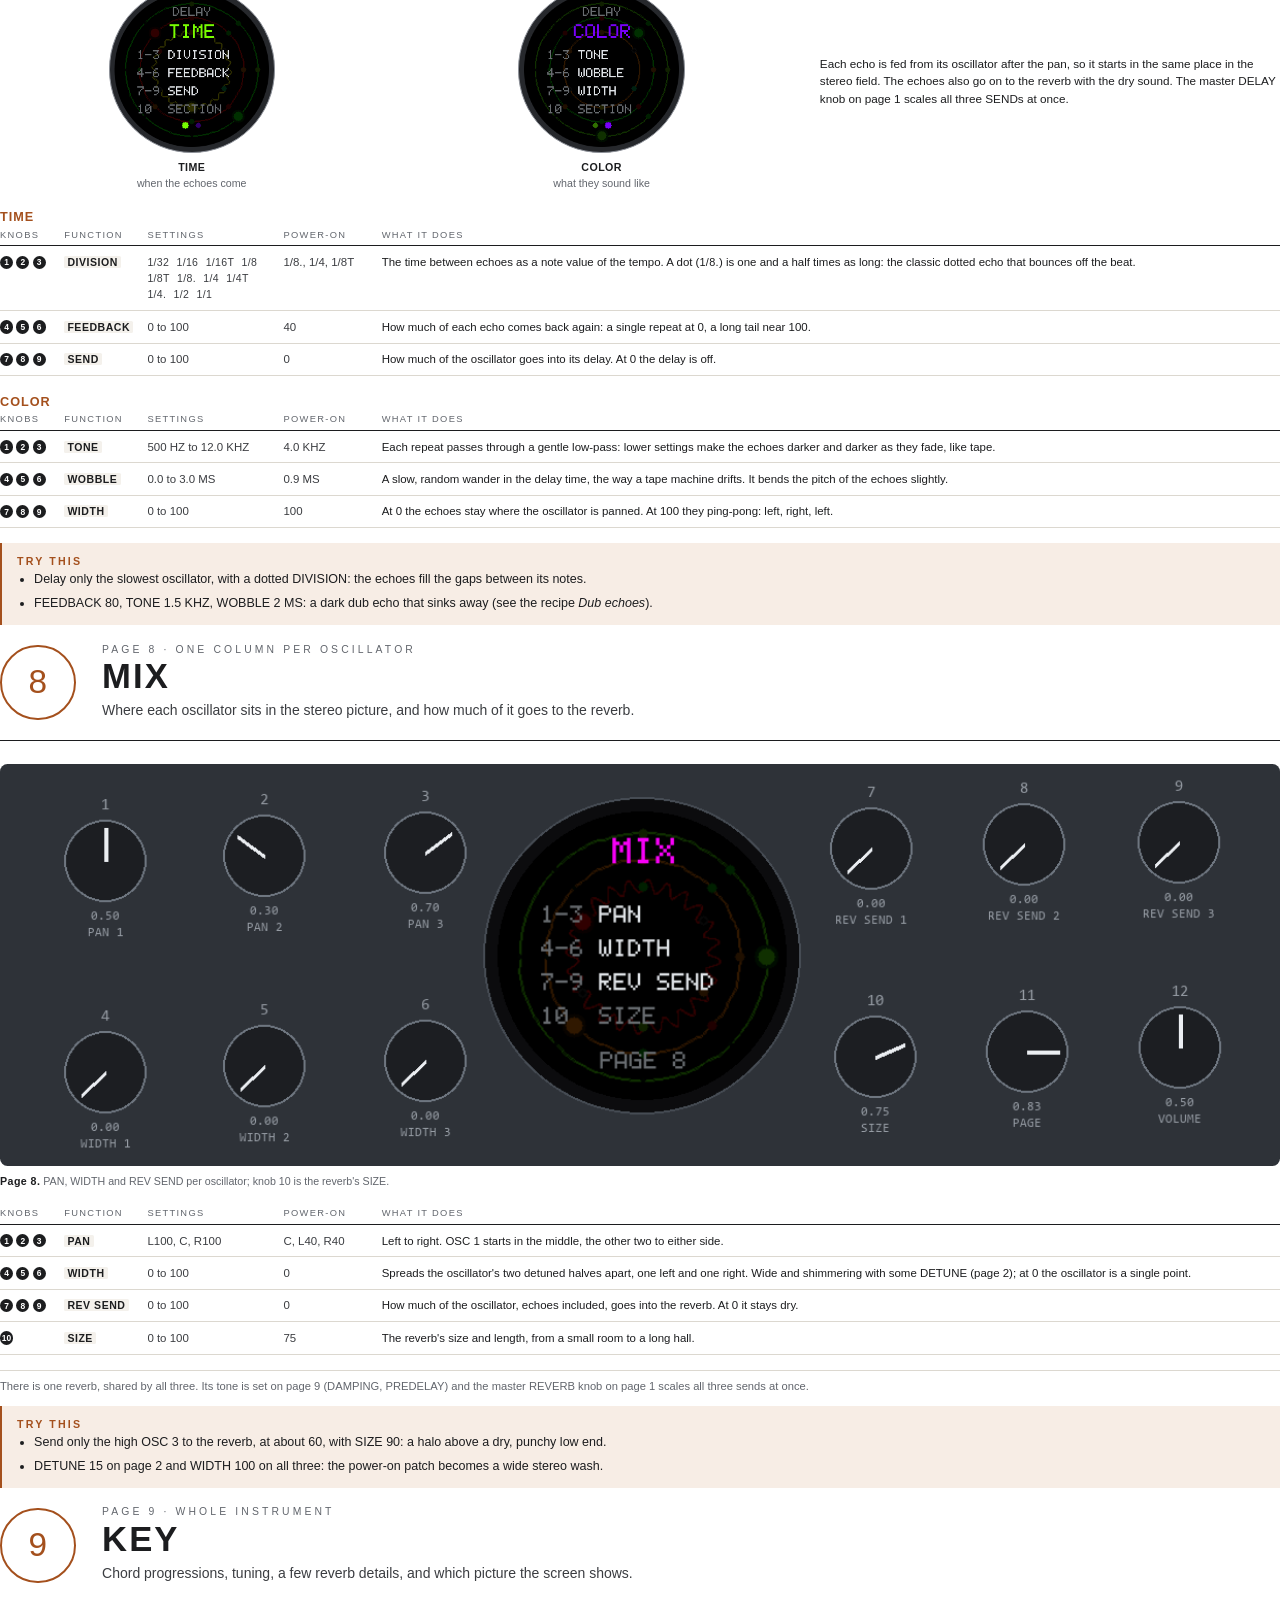
<file: manual/ammonite.html>
<!DOCTYPE html>
<html lang="en">
<head>
<meta charset="utf-8">
<title>Ammonite Manual</title>
<link rel="stylesheet" href="style.css">
</head>
<body>

<!-- =================================================================== COVER -->
<section class="cover">
  <img class="logo" src="img/ammonite.svg" alt="">
  <div class="kicker">Owner's manual</div>
  <h1>AMMONITE</h1>
  <div class="sub">Three-voice arpeggiator synthesizer</div>
  <div class="hero">
    <img class="disc" src="img/screen_cover.png" alt="The Ammonite screen at power-on">
  </div>
  <div class="foot">
    <div>Daisy Seed &middot; 12 knobs &middot; round screen<br>Manual draft, September 2026</div>
    <div style="text-align:right">Oscillators, arps and chords<br>in one small box</div>
  </div>
</section>

<!-- ================================================================ CONTENTS -->
<section class="toc">
  <h1>CONTENTS</h1>
  <p class="intro">Every screen picture in this manual comes straight from Ammonite's own code:
  it is exactly what the round screen shows. A word on words: <b>page</b> always means one of
  Ammonite's nine knob pages (<i>page 3 ARP</i>); <b>p.&nbsp;12</b> means a page of this booklet.</p>
  <ol>
    <li><span class="t">Quick start</span><span class="d">from power to your own pattern</span><span class="pg" data-ref="quick">00</span></li>
    <li><span class="t">The panel</span><span class="d">pages, columns, sections, and how knobs take over</span><span class="pg" data-ref="panel">00</span></li>
    <li><span class="t">How Ammonite plays</span><span class="d">three voices, one key, one clock</span><span class="pg" data-ref="how">00</span></li>
    <li class="group"><span class="t">The nine pages</span><span class="d"></span></li>
    <li class="sub"><span class="t"><b>1</b>MAIN</span><span class="d">levels, key, tempo, masters</span><span class="pg" data-ref="main">00</span></li>
    <li class="sub"><span class="t"><b>2</b>OSC</span><span class="d">shape and pitch</span><span class="pg" data-ref="osc">00</span></li>
    <li class="sub"><span class="t"><b>3</b>ARP</span><span class="d">notes, rhythm, chance</span><span class="pg" data-ref="arp">00</span></li>
    <li class="sub"><span class="t"><b>4</b>ENVELOPE</span><span class="d">amp, filter and pitch envelopes, glide</span><span class="pg" data-ref="envelope">00</span></li>
    <li class="sub"><span class="t"><b>5</b>FILTER</span><span class="d">cutoff, resonance, type, drive</span><span class="pg" data-ref="filter">00</span></li>
    <li class="sub"><span class="t"><b>6</b>LFO</span><span class="d">fifteen LFOs, five targets</span><span class="pg" data-ref="lfo">00</span></li>
    <li class="sub"><span class="t"><b>7</b>DELAY</span><span class="d">one echo per oscillator</span><span class="pg" data-ref="delay">00</span></li>
    <li class="sub"><span class="t"><b>8</b>MIX</span><span class="d">pan, width, reverb</span><span class="pg" data-ref="mix">00</span></li>
    <li class="sub"><span class="t"><b>9</b>KEY</span><span class="d">progressions, tuning, view</span><span class="pg" data-ref="key">00</span></li>
    <li class="group"></li>
    <li><span class="t">Reading the screen</span><span class="d">rings, colors, four views</span><span class="pg" data-ref="screen">00</span></li>
    <li><span class="t">Recipes</span><span class="d">five patches to start from</span><span class="pg" data-ref="recipes">00</span></li>
    <li><span class="t">Scales and chords</span><span class="d">every SCALE setting, spelled out</span><span class="pg" data-ref="scales">00</span></li>
    <li><span class="t">Cheat sheet</span><span class="d">every knob on one page</span><span class="pg" data-ref="cheat">00</span></li>
  </ol>
</section>

<!-- ============================================================= QUICK START -->
<section class="chapter" id="quick">
  <header class="sec-head">
    <div class="badge plain">
      <svg viewBox="0 0 40 40" width="9mm" height="9mm"><path d="M13 9 L32 20 L13 31 Z" fill="currentColor"/></svg>
    </div>
    <div>
      <div class="kicker">Start here</div>
      <h1>Quick start</h1>
      <p class="lede">Ammonite plays the moment it has power. Five minutes from here you will
      have changed its key, its tempo and its chords.</p>
    </div>
  </header>

  <ol class="steps">
    <li><b>Turn it down, then plug in.</b> Turn knob <span class="k">12</span> (VOLUME) to the
    left, connect the stereo output to your amp, mixer or speakers, and power Ammonite from
    USB. Then bring VOLUME up.</li>
    <li><b>Listen.</b> Three arpeggios in A minor at 110 BPM. OSC&nbsp;1 plays the low root and
    fifth in quarter notes, OSC&nbsp;2 runs up and down the chord in eighths, OSC&nbsp;3 picks
    random notes of the scale in sixteenths, leaving a few steps out. No effects are on yet.</li>
  </ol>

  <figure>
    <img class="panel" src="img/panel_main_idle.png" alt="The panel at power-on">
    <figcaption><b>Power-on.</b> Knob 11 points at page 1, MAIN. The screen shows the three
    arps as rings (see <i>Reading the screen</i>, p.&nbsp;<span class="pg" data-ref="screen">00</span>).</figcaption>
  </figure>

  <ol class="steps" style="counter-reset: s 2">
    <li><b>Change the tempo.</b> Turn knob <span class="k">6</span>, TEMPO. The screen shows what
    you are turning and its value, then fades back to the rings.</li>
    <li><b>Change the key.</b> Knob <span class="k">4</span> is ROOT, knob <span class="k">5</span>
    is SCALE. Try <span class="val">DORIAN</span> or <span class="val">PENTA</span>. All three arps
    follow at once; nothing can play a wrong note.</li>
    <li><b>Let the chords move.</b> Turn knob <span class="k">11</span> all the way right, to
    page 9, KEY. Turn knob <span class="k">1</span> (PROG) to <span class="val">POP</span>. Now the
    chord changes every bar, and every arp follows it.</li>
    <li><b>Add echoes and space.</b> Knob <span class="k">11</span> to page 7, DELAY: turn up
    knobs <span class="k">7</span>&ndash;<span class="k">9</span>, the delay SEND of each
    oscillator. Then page 8, MIX: knobs <span class="k">7</span>&ndash;<span class="k">9</span>
    are the reverb sends.</li>
  </ol>

  <div class="try">
    <div class="t">Two things worth knowing now</div>
    <ul>
      <li><b>Changing page never changes the sound.</b> But when you then touch a knob, its
      setting jumps to where the knob points. The whole story is on
      p.&nbsp;<span class="pg" data-ref="panel">00</span>.</li>
      <li><b>Nothing is saved.</b> Switch off and on, and Ammonite starts again from its
      power-on sound, with one exception: the page knob 11 points at when you switch on takes
      its settings from where its knobs are. With knob 11 on page 1, that means the levels,
      key, tempo and masters start where you left the knobs.</li>
    </ul>
  </div>
</section>

<!-- =============================================================== THE PANEL -->
<section class="chapter" id="panel">
  <header class="sec-head">
    <div class="badge plain">
      <svg viewBox="0 0 40 40" width="11mm" height="11mm" fill="none" stroke="currentColor" stroke-width="2.4">
        <circle cx="10" cy="14" r="5"/><circle cx="30" cy="14" r="5"/><circle cx="10" cy="29" r="5"/><circle cx="30" cy="29" r="5"/></svg>
    </div>
    <div>
      <div class="kicker">Twelve knobs, nine pages</div>
      <h1>The panel</h1>
      <p class="lede">Twelve knobs control about a hundred settings. They are organised so that
      once you know four rules, you can find anything.</p>
    </div>
  </header>

  <div class="diagram">
    <svg viewBox="0 -70 1240 530" xmlns="http://www.w3.org/2000/svg">
      <image href="img/panel_main_idle.png" x="0" y="0" width="1240" height="390"/>
      <g font-family="Bahnschrift, Segoe UI, sans-serif" font-size="22" font-weight="600" fill="#a4501d" text-anchor="middle" letter-spacing="1">
        <text x="102" y="-22">OSC 1</text><text x="256" y="-22">OSC 2</text><text x="413" y="-22">OSC 3</text>
        <text x="844" y="-22">OSC 1</text><text x="992" y="-22">OSC 2</text><text x="1142" y="-22">OSC 3</text>
      </g>
      <g stroke="#a4501d" stroke-width="2" fill="none">
        <path d="M60 -10 V-4 H455 V-10"/><path d="M800 -10 V-4 H1185 V-10"/>
      </g>
      <g font-family="Bahnschrift, Segoe UI, sans-serif" font-size="20" fill="#1c1d1f" text-anchor="middle">
        <text x="848" y="425">shared setting</text><text x="848" y="448">or SECTION</text>
        <text x="995" y="425" font-weight="600">PAGE</text><text x="995" y="448">1 to 9</text>
        <text x="1144" y="425" font-weight="600">VOLUME</text><text x="1144" y="448">on every page</text>
        <text x="258" y="425">on pages 2 to 8, each column is one oscillator</text>
      </g>
    </svg>
  </div>

  <h2>1. Knob 11 picks the page</h2>
  <p>There are nine pages. Turn knob <span class="k">11</span> and the screen lists the new
  page's knobs. Knob <span class="k">12</span> is always VOLUME, whatever the page.</p>
  <table class="ref">
    <tr><th>Page</th><th>What its knobs do</th><th>Knob 10</th><th>Manual</th></tr>
    <tr><td class="name">1 MAIN</td><td>levels, key, tempo, and master cutoff, delay and reverb</td><td class="mono">SWING</td><td>p.&nbsp;<span class="pg" data-ref="main">00</span></td></tr>
    <tr><td class="name">2 OSC</td><td>each oscillator's shape, octave and starting note</td><td class="mono">DETUNE</td><td>p.&nbsp;<span class="pg" data-ref="osc">00</span></td></tr>
    <tr><td class="name">3 ARP</td><td>what each arp plays and when</td><td class="mono">SECTION</td><td>p.&nbsp;<span class="pg" data-ref="arp">00</span></td></tr>
    <tr><td class="name">4 ENVELOPE</td><td>how each note starts and ends, in volume, filter and pitch</td><td class="mono">SECTION</td><td>p.&nbsp;<span class="pg" data-ref="envelope">00</span></td></tr>
    <tr><td class="name">5 FILTER</td><td>brightness and tone of each oscillator</td><td class="mono">DRIVE</td><td>p.&nbsp;<span class="pg" data-ref="filter">00</span></td></tr>
    <tr><td class="name">6 LFO</td><td>slow (or fast) movement of pitch, cutoff, volume, pan, shape</td><td class="mono">TARGET</td><td>p.&nbsp;<span class="pg" data-ref="lfo">00</span></td></tr>
    <tr><td class="name">7 DELAY</td><td>each oscillator's own echo</td><td class="mono">SECTION</td><td>p.&nbsp;<span class="pg" data-ref="delay">00</span></td></tr>
    <tr><td class="name">8 MIX</td><td>pan, stereo width and reverb send</td><td class="mono">SIZE</td><td>p.&nbsp;<span class="pg" data-ref="mix">00</span></td></tr>
    <tr><td class="name">9 KEY</td><td>chord progressions, tuning, reverb tone, the screen view</td><td class="mono">VIEW</td><td>p.&nbsp;<span class="pg" data-ref="key">00</span></td></tr>
  </table>

  <h2>2. Columns are oscillators</h2>
  <p>On pages 2 to 8, each column of knobs belongs to one oscillator, in both groups: knobs
  <span class="k">1</span> <span class="k">4</span> <span class="k">7</span> are OSC&nbsp;1,
  <span class="k">2</span> <span class="k">5</span> <span class="k">8</span> are OSC&nbsp;2,
  <span class="k">3</span> <span class="k">6</span> <span class="k">9</span> are OSC&nbsp;3. Each
  row does one job for all three: on page 5, for example, knobs 1&ndash;3 are the three
  CUTOFFs, 4&ndash;6 the three RESOs and 7&ndash;9 the three TYPEs. The screen lists a page
  the same way: <span class="val">1-3 CUTOFF</span>, <span class="val">4-6 RESO</span>&hellip;</p>
  <p>Pages 1 MAIN and 9 KEY are different: they set things for the whole instrument, so every
  knob there has its own job.</p>

  <h2>3. Knob 10 is shared, or picks a section</h2>
  <p>On most pages knob <span class="k">10</span> is one setting shared by all three
  oscillators (DETUNE, DRIVE, SIZE&hellip;). On four pages there is more to control than nine
  knobs can hold, so the page is split into <b>sections</b> and knob 10 chooses one: ARP,
  ENVELOPE and DELAY call it SECTION, LFO calls it TARGET. Choosing a section only changes what
  knobs 1&ndash;9 control. It never changes the sound.</p>

  <h2>4. A knob takes over when you turn it</h2>
  <p>Every knob on every page and section remembers its own setting. When you change page (or
  section) the knobs themselves stay where they are, so most of them now point somewhere other
  than the setting they control. Ammonite leaves every setting alone until you turn its knob.
  The moment you do, the setting <b>jumps</b> to where the knob points, and from then on
  follows it.</p>
  <p>So glance at a knob's pointer before you turn it. If it points far from where the sound
  is, expect a jump. A tiny wobble does not count as a turn, so brushing a knob does
  nothing.</p>

  <h2>The screen tells you what you touched</h2>
  <div class="screens">
    <figure>
      <img class="disc" src="img/screen_readout_tempo.png" alt="Readout" style="width:40mm;height:40mm">
      <figcaption><b>Readout.</b> Turn any knob: its name, value and a gauge. Column pages add
      the oscillator (and section) above the name.</figcaption>
    </figure>
    <figure>
      <img class="disc" src="img/screen_pagemap_filter.png" alt="Page map" style="width:40mm;height:40mm">
      <figcaption><b>Page map.</b> Turn knob 11: the page's name and what each row of knobs
      does.</figcaption>
    </figure>
    <figure>
      <img class="disc" src="img/screen_sub_lfo_cutoff.png" alt="Section map" style="width:40mm;height:40mm">
      <figcaption><b>Section map.</b> Turn knob 10 on a page with sections: the section, its
      rows, and one dot per section.</figcaption>
    </figure>
  </div>
  <p>About 2.5 seconds after you let go, the text fades and the rings return. Under a section
  map, the bright dot is the section you are in. On the LFO page, a colored dot marks a target
  that is doing something (its DEPTH is up on some oscillator) and a grey dot one that is off.</p>
</section>

<!-- ======================================================== HOW AMMONITE PLAYS -->
<section class="chapter" id="how">
  <header class="sec-head">
    <div class="badge plain">
      <svg viewBox="0 0 40 40" width="11mm" height="11mm" fill="none" stroke="currentColor" stroke-width="2.4" stroke-linecap="round">
        <path d="M5 30 H35"/><path d="M5 20 H35"/><path d="M5 10 H35"/><circle cx="12" cy="30" r="3" fill="currentColor"/><circle cx="22" cy="20" r="3" fill="currentColor"/><circle cx="30" cy="10" r="3" fill="currentColor"/></svg>
    </div>
    <div>
      <div class="kicker">The ideas behind the knobs</div>
      <h1>How Ammonite plays</h1>
      <p class="lede">Three voices, one key and one clock. Everything on the nine pages is a
      detail of one of these three.</p>
    </div>
  </header>

  <h2>Three voices</h2>
  <p>Ammonite has three oscillators, OSC&nbsp;1 to OSC&nbsp;3. Each is a complete little synth
  with its own arpeggiator, envelopes, filter, LFOs, echo and place in the stereo mix. They
  play one note at a time each, so together they make three-part music. Inside, every
  oscillator is really <i>two</i> oscillators, pulled slightly apart by DETUNE for a fuller
  sound.</p>

  <div class="diagram flow">
    <svg viewBox="0 0 810 290" xmlns="http://www.w3.org/2000/svg">
      <defs>
        <marker id="ar" viewBox="0 0 10 10" refX="9" refY="5" markerWidth="7" markerHeight="7" orient="auto-start-reverse">
          <path d="M0 1 L9 5 L0 9 Z" fill="#1c1d1f"/></marker>
        <marker id="am" viewBox="0 0 10 10" refX="9" refY="5" markerWidth="7" markerHeight="7" orient="auto-start-reverse">
          <path d="M0 1 L9 5 L0 9 Z" fill="#a4501d"/></marker>
      </defs>
      <rect x="8" y="8" width="567" height="272" rx="10" fill="#faf6f1" stroke="#a4501d" stroke-width="1.2" stroke-dasharray="5 3"/>
      <text x="22" y="28" class="ml" style="text-anchor:start;letter-spacing:2px;font-size:10.5px">EACH OSCILLATOR, &#215; 3</text>

      <text x="67" y="60" class="ml">arp note, PITCH env</text><text x="67" y="72" class="ml">LFOs, GLIDE</text>
      <text x="267" y="60" class="ml">FILTER env, LFO</text><text x="267" y="72" class="ml">master CUTOFF</text>
      <text x="367" y="60" class="ml">AMP env</text><text x="367" y="72" class="ml">AMP LFO</text>
      <text x="467" y="72" class="ml">PAN LFO</text>
      <path class="mod" d="M67 80 V106" marker-end="url(#am)"/>
      <path class="mod" d="M267 80 V106" marker-end="url(#am)"/>
      <path class="mod" d="M367 80 V106" marker-end="url(#am)"/>
      <path class="mod" d="M467 80 V106" marker-end="url(#am)"/>

      <rect class="box" x="25" y="110" width="84" height="52" rx="5"/>
      <text x="67" y="131" class="bt">2 &#215; OSC</text><text x="67" y="145" class="bs">SHAPE</text><text x="67" y="156" class="bs">DETUNE</text>
      <rect class="box" x="125" y="110" width="84" height="52" rx="5"/>
      <text x="167" y="131" class="bt">DRIVE</text><text x="167" y="145" class="bs">shared</text>
      <rect class="box" x="225" y="110" width="84" height="52" rx="5"/>
      <text x="267" y="131" class="bt">FILTER</text><text x="267" y="145" class="bs">CUTOFF &#183; RESO</text><text x="267" y="156" class="bs">TYPE</text>
      <rect class="box" x="325" y="110" width="84" height="52" rx="5"/>
      <text x="367" y="131" class="bt">AMP</text><text x="367" y="145" class="bs">envelope</text><text x="367" y="156" class="bs">&#215; LEVEL</text>
      <rect class="box" x="425" y="110" width="84" height="52" rx="5"/>
      <text x="467" y="131" class="bt">PAN</text><text x="467" y="145" class="bs">PAN &#183; WIDTH</text>
      <rect class="box" x="425" y="200" width="84" height="52" rx="5"/>
      <text x="467" y="221" class="bt">DELAY</text><text x="467" y="235" class="bs">TIME &#183; COLOR</text>

      <path class="wire" d="M109 136 H123" marker-end="url(#ar)"/>
      <path class="wire" d="M209 136 H223" marker-end="url(#ar)"/>
      <path class="wire" d="M309 136 H323" marker-end="url(#ar)"/>
      <path class="wire" d="M409 136 H423" marker-end="url(#ar)"/>
      <path class="wire" d="M467 162 V198" marker-end="url(#ar)"/>
      <text x="474" y="184" class="lb">SEND</text>
      <path class="wire" d="M509 136 H540"/>
      <path class="wire" d="M509 226 H540 V142" marker-end="url(#ar)"/>
      <circle cx="540" cy="136" r="3.5" fill="#1c1d1f"/>
      <path class="wire" d="M540 136 H598" marker-end="url(#ar)"/>
      <path class="wire" d="M558 136 V226 H598" marker-end="url(#ar)"/>
      <text x="563" y="218" class="lb">REV SEND</text>

      <rect class="box" x="600" y="110" width="90" height="52" rx="5"/>
      <text x="645" y="131" class="bt">SUM</text><text x="645" y="145" class="bs">+ soft limiter</text>
      <rect class="box" x="600" y="200" width="90" height="52" rx="5"/>
      <text x="645" y="221" class="bt">REVERB</text><text x="645" y="235" class="bs">SIZE &#183; DAMPING</text><text x="645" y="246" class="bs">PREDELAY</text>
      <path class="wire" d="M645 200 V164" marker-end="url(#ar)"/>
      <rect class="box" x="715" y="110" width="86" height="52" rx="5"/>
      <text x="758" y="131" class="bt">VOLUME</text><text x="758" y="145" class="bs">out L / R</text>
      <path class="wire" d="M690 136 H713" marker-end="url(#ar)"/>
    </svg>
  </div>

  <h2>One key</h2>
  <p>You never choose notes on Ammonite. You choose a <b>key</b> (ROOT and SCALE on page 1), a
  <b>chord</b> within it, and then, for each oscillator, which of the chord's notes it may use.
  That set of notes is the oscillator's <b>pool</b>, and its arp plays from nothing else. Here
  is how the power-on sound gets its notes:</p>

  <div class="notes">
    <div class="lab"><b>Key</b><br>ROOT A, SCALE MINOR</div>
    <div class="chips"><span class="n n-A chord">A</span><span class="n n-B">B</span><span class="n n-C chord">C</span><span class="n n-D">D</span><span class="n n-E chord">E</span><span class="n n-F">F</span><span class="n n-G">G</span></div>
    <div class="lab"><b>Chord</b><br>i, the first chord: Am</div>
    <div class="chips"><span class="n n-A chord">A</span><span class="n n-C chord">C</span><span class="n n-E chord">E</span></div>
    <div class="lab"><b>OSC 1 pool</b><br>DEGREE +0, FIFTHS, 1 octave</div>
    <div class="chips"><span class="n n-A">A2</span><span class="n n-E">E3</span></div>
    <div class="lab"><b>OSC 2 pool</b><br>DEGREE +2, TRIAD, 2 octaves</div>
    <div class="chips"><span class="n n-C">C4</span><span class="n n-E">E4</span><span class="n n-G">G4</span><span class="n n-C">C5</span><span class="n n-E">E5</span><span class="n n-G">G5</span></div>
    <div class="lab"><b>OSC 3 pool</b><br>DEGREE +4, KEY, 2 octaves</div>
    <div class="chips"><span class="n n-E">E5</span><span class="n n-F">F5</span><span class="n n-G">G5</span><span class="n n-A">A5</span><span class="n n-B">B5</span><span class="n n-C">C6</span><span class="n n-D">D6</span><span class="n n-E">E6</span><span class="n n-F">F6</span><span class="n n-G">G6</span><span class="n n-A">A6</span><span class="n n-B">B6</span><span class="n n-C">C7</span><span class="n n-D">D7</span></div>
  </div>
  <p>DEGREE (page 2) moves a pool's starting note up the scale from the chord's root: OSC&nbsp;2
  starts two scale steps up, on C, so its TRIAD is C&nbsp;E&nbsp;G. POOL and RANGE (page 3) say
  which notes to take and over how many octaves; OCTAVE (page 2) places the pool high or low.
  The colored dots are each note's screen color (p.&nbsp;<span class="pg" data-ref="screen">00</span>).</p>
  <p>When the chord changes, from a progression or from CHORD on page 9, every pool is rebuilt
  on the new chord, and all three oscillators move with it. SCALE can also be a <b>chord
  type</b> (MAJ, MIN7, ADD9&hellip;) instead of a scale: then the key <i>is</i> that chord, and a
  progression moves it around, keeping its color.</p>

  <h2>One clock</h2>
  <p>A single master clock (TEMPO on page 1) drives all three arps, the progression, the delay
  times and, if you want, the LFOs. Each arp divides the beat its own way (DIVISION), but
  every grid starts from the same beat, so however strange the combination, the three never
  drift apart.</p>
  <div class="diagram"><img src="img/clock.svg" alt="The three arps on the master clock"></div>
  <p class="note" style="border:none;padding:0">Two bars of the power-on patterns. Each block
  is a step; rust marks the first step of a pattern. OSC&nbsp;3's pattern is 6 steps long, so
  it starts over at different places in each bar; its DENSITY of 4/6 leaves out the same two
  steps every time round (hollow).</p>
  <p>Three things shape the rhythm beyond DIVISION. <b>LENGTH</b> sets how many steps a pattern
  has before it starts over; different lengths make patterns that slide against each other.
  <b>DENSITY</b> leaves steps out, spread as evenly as possible. <b>SWING</b> (page 1, knob 10)
  delays every second step. And RESTART on page 9 can pull every pattern back to its first step
  on each bar or each chord.</p>

  <h2>Arps and drones</h2>
  <p>Set an oscillator's MODE (page 3) to <span class="val">OFF</span> and it stops
  arpeggiating: it holds a single note (the first of its pool) and slides to the new note when
  the chord changes. A drone ignores the amp envelope's decay: it fades in over ATTACK and then
  simply holds. One drone under two arps, or three drones and no arps at all, are both good
  ways to play Ammonite.</p>
</section>

<!-- ================================================================ PAGE 1 MAIN -->
<section class="chapter" id="main">
  <header class="sec-head">
    <div class="badge">1</div>
    <div>
      <div class="kicker">Page 1 &middot; whole instrument</div>
      <h1>MAIN</h1>
      <p class="lede">The performance page: how loud each oscillator is, what key and tempo you
      are in, and three master knobs that move a whole part of the sound at once.</p>
    </div>
  </header>

  <figure>
    <img class="panel" src="img/panel_page_main.png" alt="Page 1, MAIN">
    <figcaption><b>Page 1 just chosen.</b> MAIN is a whole-instrument page: every knob has its
    own job. The screen's two columns mirror the panel's two groups.</figcaption>
  </figure>

  <table class="knobs">
    <tr><th>Knob</th><th>Function</th><th>Settings</th><th>Power-on</th><th>What it does</th></tr>
    <tr><td class="kn"><span class="k">1</span> <span class="k">2</span> <span class="k">3</span></td>
      <td class="fn-cell"><span class="fn">LEVEL</span></td><td class="range">0 to 100</td><td class="def">80, 70, 60</td>
      <td>The volume of OSC&nbsp;1, 2 and 3.</td></tr>
    <tr><td class="kn"><span class="k">4</span></td>
      <td class="fn-cell"><span class="fn">ROOT</span></td><td class="range">C to B</td><td class="def">A</td>
      <td>The key's home note. Everything transposes with it, progressions included.</td></tr>
    <tr><td class="kn"><span class="k">5</span></td>
      <td class="fn-cell"><span class="fn">SCALE</span></td><td class="range">10 scales, then 10 chord types</td><td class="def">MINOR</td>
      <td>Which notes belong to the key. Turn past BLUES for chord keys, MAJ to ADD9: the key becomes
      that chord. Every setting is spelled out on p.&nbsp;<span class="pg" data-ref="scales">00</span>.</td></tr>
    <tr><td class="kn"><span class="k">6</span></td>
      <td class="fn-cell"><span class="fn">TEMPO</span></td><td class="range">40 to 240 BPM</td><td class="def">110 BPM</td>
      <td>The master clock: arps, chord changes, delay times and synced LFOs.</td></tr>
    <tr><td class="kn"><span class="k">7</span></td>
      <td class="fn-cell"><span class="fn">CUTOFF</span></td><td class="range">&minus;3.0 to +3.0 OCT</td><td class="def">+0.0 OCT</td>
      <td>Moves all three filters together, up to three octaves either way from where page 5 has them.
      A performance filter sweep.</td></tr>
    <tr><td class="kn"><span class="k">8</span></td>
      <td class="fn-cell"><span class="fn">DELAY</span></td><td class="range">0.0 to 2.0 X</td><td class="def">1.0 X</td>
      <td>Scales all three delay SENDs (page 7) at once: 0 silences every echo, 2 doubles every send.</td></tr>
    <tr><td class="kn"><span class="k">9</span></td>
      <td class="fn-cell"><span class="fn">REVERB</span></td><td class="range">0.0 to 2.0 X</td><td class="def">1.0 X</td>
      <td>The same for the three reverb sends (page 8).</td></tr>
    <tr><td class="kn"><span class="k">10</span></td>
      <td class="fn-cell"><span class="fn">SWING</span></td><td class="range">0 to 100</td><td class="def">0</td>
      <td>Delays every second step of every arp. At 100 the steps go long-short, 2 to 1: a full
      triplet shuffle.</td></tr>
  </table>

  <div class="side">
    <div>
      <p><b>Why the masters sit in the middle.</b> The three master knobs multiply or shift what
      the other pages set. At their centre positions they change nothing, so you can dial in each
      oscillator's cutoff, echo and reverb carefully on pages 5, 7 and 8, then come back here and
      move all three together while you play.</p>
      <div class="try">
        <div class="t">Try this</div>
        <ul>
          <li>Turn SCALE slowly from one end to the other while the arps run. Each step is a new
          key; the chord keys at the far end are the most colorful.</li>
          <li>Sweep CUTOFF down to &minus;3 and back for a whole-mix filter build.</li>
          <li>SWING at about 30 loosens sixteenths without sounding like a shuffle.</li>
        </ul>
      </div>
    </div>
    <figure>
      <img class="disc" src="img/screen_readout_tempo.png" alt="TEMPO readout">
      <figcaption><b>TEMPO turned to 120 BPM.</b> Page 1 has no columns, so the readout shows no
      oscillator.</figcaption>
    </figure>
  </div>
</section>

<!-- ================================================================= PAGE 2 OSC -->
<section class="chapter" id="osc">
  <header class="sec-head">
    <div class="badge">2</div>
    <div>
      <div class="kicker">Page 2 &middot; one column per oscillator</div>
      <h1>OSC</h1>
      <p class="lede">What each oscillator sounds like, how high it plays, and which note of the
      chord it starts from.</p>
    </div>
  </header>

  <figure>
    <img class="panel" src="img/panel_page_osc.png" alt="Page 2, OSC">
    <figcaption><b>Page 2.</b> Row A (knobs 1&ndash;3) is SHAPE, row B (4&ndash;6) OCTAVE, row C
    (7&ndash;9) DEGREE; knob 10 is DETUNE, shared by all three.</figcaption>
  </figure>

  <table class="knobs">
    <tr><th>Knobs</th><th>Function</th><th>Settings</th><th>Power-on</th><th>What it does</th></tr>
    <tr><td class="kn"><span class="k">1</span> <span class="k">2</span> <span class="k">3</span></td>
      <td class="fn-cell"><span class="fn">SHAPE</span></td><td class="range">0 to 100</td><td class="def">100, 50, 30</td>
      <td>The waveform, morphing smoothly: <span class="val">0</span> a pure sine (soft, round),
      <span class="val">50</span> a square (hollow, woody), <span class="val">100</span> a saw
      (bright, buzzy).</td></tr>
    <tr><td class="kn"><span class="k">4</span> <span class="k">5</span> <span class="k">6</span></td>
      <td class="fn-cell"><span class="fn">OCTAVE</span></td><td class="range">&minus;1 to +3</td><td class="def">+0, +1, +2</td>
      <td>Moves the oscillator's whole pool by octaves. At +0 the pool starts around the second
      octave (A2 at power-on); each step doubles the pitch.</td></tr>
    <tr><td class="kn"><span class="k">7</span> <span class="k">8</span> <span class="k">9</span></td>
      <td class="fn-cell"><span class="fn">DEGREE</span></td><td class="range">+0 to +7</td><td class="def">+0, +2, +4</td>
      <td>Where the pool starts, in steps up the scale from the chord's root. The power-on values
      are the chord's root, third and fifth: with every arp off, the three drone the chord.</td></tr>
    <tr><td class="kn"><span class="k">10</span></td>
      <td class="fn-cell"><span class="fn">DETUNE</span></td><td class="range">0.0 to 20.0 CT</td><td class="def">8.0 CT</td>
      <td>Each oscillator is two oscillators; DETUNE pulls them apart (in cents, hundredths of a
      semitone). A little gives a gentle chorus; 20 is wide and wobbly. MIX WIDTH (page 8) can
      spread the two apart in stereo.</td></tr>
  </table>

  <div class="try">
    <div class="t">Try this</div>
    <ul>
      <li><b>A bass line.</b> OSC&nbsp;1 at SHAPE <span class="val">0</span> and OCTAVE
      <span class="val">&minus;1</span> gives a round sub bass under the other two.</li>
      <li><b>Unison.</b> Give OSC&nbsp;2 and OSC&nbsp;3 the same DEGREE and OCTAVE as OSC&nbsp;1, but
      different MODEs on page 3: three rhythms on the same notes.</li>
      <li><b>Chord colors.</b> With every arp off, try DEGREEs 0, 2, 4, 6: a seventh chord that
      follows the progression.</li>
    </ul>
  </div>
</section>

<!-- ================================================================ PAGE 3 ARP -->
<section class="chapter" id="arp">
  <header class="sec-head">
    <div class="badge">3</div>
    <div>
      <div class="kicker">Page 3 &middot; three sections</div>
      <h1>ARP</h1>
      <p class="lede">Which notes each oscillator plays, when it plays them, and how often it
      surprises you.</p>
    </div>
  </header>

  <p>Every oscillator has its own arpeggiator. On each step it takes the next note from its
  <em>pool</em> (p.&nbsp;<span class="pg" data-ref="how">00</span>), a handful of notes built from
  the key and the chord playing now. All three arps run from one master clock, so however
  different their rhythms, they never drift apart.</p>

  <p>There are too many settings for one page of knobs, so ARP has three sections.
  Knob <span class="k">10</span> picks the section. Choosing a section only changes what
  knobs <span class="k">1</span>&ndash;<span class="k">9</span> control, never the sound.</p>

  <figure>
    <img class="panel" src="img/panel_page_arp_chance.png" alt="The ARP page, CHANCE section">
    <figcaption><b>The ARP page with the CHANCE section chosen.</b> Knob 10 has just been
    turned, so the screen lists the section's knobs. Each column is one oscillator:
    knobs 1, 4 and 7 set OSC&nbsp;1; knobs 2, 5 and 8 set OSC&nbsp;2; knobs 3, 6 and 9 set OSC&nbsp;3.</figcaption>
  </figure>

  <div class="row3">
    <figure>
      <img class="disc" src="img/screen_sub_arp_notes.png" alt="NOTES section map">
      <figcaption><b>NOTES</b><br>which notes</figcaption>
    </figure>
    <figure>
      <img class="disc" src="img/screen_sub_arp_rhythm.png" alt="RHYTHM section map">
      <figcaption><b>RHYTHM</b><br>when they play</figcaption>
    </figure>
    <figure>
      <img class="disc" src="img/screen_sub_arp_chance.png" alt="CHANCE section map">
      <figcaption><b>CHANCE</b><br>how often, how surprising</figcaption>
    </figure>
  </div>

  <h3>Notes</h3>
  <table class="knobs">
    <tr><th>Knobs</th><th>Function</th><th>Settings</th><th>Power-on</th><th>What it does</th></tr>
    <tr>
      <td class="kn"><span class="k">1</span> <span class="k">2</span> <span class="k">3</span></td>
      <td class="fn-cell"><span class="fn">MODE</span></td>
      <td class="range"><span class="opt">OFF</span><span class="opt">LOOP</span><span class="opt">UP</span><span class="opt">DOWN</span><span class="opt">UP-DN</span><span class="opt">RANDOM</span></td>
      <td class="def">UP, UP-DN, RANDOM</td>
      <td>The order the arp walks through its pool. <span class="val">LOOP</span> repeats one
      note in rhythm. <span class="val">OFF</span> stops the arp: the oscillator holds a
      single note, a drone that slides to follow the chord.</td>
    </tr>
    <tr>
      <td class="kn"><span class="k">4</span> <span class="k">5</span> <span class="k">6</span></td>
      <td class="fn-cell"><span class="fn">POOL</span></td>
      <td class="range"><span class="opt">KEY</span><span class="opt">TRIAD</span><span class="opt">7TH</span><span class="opt">FIFTHS</span><span class="opt">ROOT</span></td>
      <td class="def">FIFTHS, TRIAD, KEY</td>
      <td>Which notes the arp may use. <span class="val">KEY</span>: every note of the scale.
      <span class="val">TRIAD</span> and <span class="val">7TH</span>: the chord's three or
      four notes. <span class="val">FIFTHS</span>: root and fifth. <span class="val">ROOT</span>:
      the root alone, in octaves.</td>
    </tr>
    <tr>
      <td class="kn"><span class="k">7</span> <span class="k">8</span> <span class="k">9</span></td>
      <td class="fn-cell"><span class="fn">RANGE</span></td>
      <td class="range"><span class="opt">1 OCT</span><span class="opt">2 OCT</span><span class="opt">3 OCT</span></td>
      <td class="def">1, 2, 2 OCT</td>
      <td>How many octaves the pool spans.</td>
    </tr>
  </table>
  <p class="note">Where a pool starts is set on page 2, OSC: <span class="fn">DEGREE</span> moves
  it up the scale from the chord's root, <span class="fn">OCTAVE</span> moves it by octaves.</p>

  <h3>Rhythm</h3>
  <table class="knobs">
    <tr><th>Knobs</th><th>Function</th><th>Settings</th><th>Power-on</th><th>What it does</th></tr>
    <tr>
      <td class="kn"><span class="k">1</span> <span class="k">2</span> <span class="k">3</span></td>
      <td class="fn-cell"><span class="fn">DIVISION</span></td>
      <td class="range"><span class="opt">1/1</span><span class="opt">1/2</span><span class="opt">1/4</span><span class="opt">1/4T</span><span class="opt">1/8</span><span class="opt">1/8T</span><span class="opt">1/16</span><span class="opt">1/16T</span><span class="opt">1/32</span></td>
      <td class="def">1/4, 1/8, 1/16</td>
      <td>The length of one step, as a note value of the tempo. <span class="val">T</span> is a
      triplet: three steps in the time of two.</td>
    </tr>
    <tr>
      <td class="kn"><span class="k">4</span> <span class="k">5</span> <span class="k">6</span></td>
      <td class="fn-cell"><span class="fn">LENGTH</span></td>
      <td class="range">1 to 16 steps</td>
      <td class="def">8, 8, 6</td>
      <td>How many steps before the pattern starts over. Give the oscillators different
      lengths and their patterns slide against each other, lining up again only now
      and then.</td>
    </tr>
    <tr>
      <td class="kn"><span class="k">7</span> <span class="k">8</span> <span class="k">9</span></td>
      <td class="fn-cell"><span class="fn">GATE</span></td>
      <td class="range">0 to 100</td>
      <td class="def">50</td>
      <td>How long each note is held, as a share of its step: short for staccato, full for
      legato. It matters most when the amp envelope has some <span class="fn">SUSTAIN</span>
      (page 4).</td>
    </tr>
  </table>

  <h3>Chance</h3>
  <table class="knobs">
    <tr><th>Knobs</th><th>Function</th><th>Settings</th><th>Power-on</th><th>What it does</th></tr>
    <tr>
      <td class="kn"><span class="k">1</span> <span class="k">2</span> <span class="k">3</span></td>
      <td class="fn-cell"><span class="fn">DENSITY</span></td>
      <td class="range">none to every step, shown as <span class="val">3/8</span></td>
      <td class="def">8/8, 8/8, 4/6</td>
      <td>How many of the pattern's steps play. The hits are spread as evenly as possible (a
      <em>Euclidean</em> rhythm), and the same steps play every time round: a pattern, not a
      dice roll.</td>
    </tr>
    <tr>
      <td class="kn"><span class="k">4</span> <span class="k">5</span> <span class="k">6</span></td>
      <td class="fn-cell"><span class="fn">VARY</span></td>
      <td class="range">0 to 100</td>
      <td class="def">0</td>
      <td>The chance that a step plays a random note from its pool instead of the next one.</td>
    </tr>
    <tr>
      <td class="kn"><span class="k">7</span> <span class="k">8</span> <span class="k">9</span></td>
      <td class="fn-cell"><span class="fn">RATCHET</span></td>
      <td class="range">0 to 100</td>
      <td class="def">0</td>
      <td>The chance that a step splits into 2 to 4 quick repeats of its note.</td>
    </tr>
  </table>

  <div class="pair">
    <figure>
      <img class="disc" src="img/screen_arp_readout_density.png" alt="DENSITY readout">
      <figcaption><b>Turning a knob</b> shows its readout: section, oscillator, name and value.
      Here OSC&nbsp;3's DENSITY is at <span class="val">3/6</span>: three of its six steps play.</figcaption>
    </figure>
    <figure>
      <img class="disc" src="img/screen_arp_density_rings.png" alt="The rings with rests">
      <figcaption><b>A few seconds later</b> the readout fades. The inner ring (OSC&nbsp;3) now
      shows its three rests as hollow dots, spaced evenly around the ring.</figcaption>
    </figure>
  </div>

  <div class="try">
    <div class="t">Try this</div>
    <ul>
      <li><b>A classic off-beat.</b> On OSC&nbsp;1 set <span class="fn">LENGTH</span>
      <span class="val">8</span> and <span class="fn">DENSITY</span> <span class="val">3/8</span>:
      the <em>tresillo</em>, the 3-3-2 rhythm under half of all pop music.</li>
      <li><b>Patterns that drift.</b> Set <span class="fn">DIVISION</span> to <span class="val">1/8</span>
      on all three oscillators and <span class="fn">LENGTH</span> to 8, 7 and 5. The three
      patterns only line up again after 280 steps.</li>
      <li><b>A little life.</b> On the fastest oscillator, raise <span class="fn">VARY</span> to
      about 20 and <span class="fn">RATCHET</span> to about 10.</li>
    </ul>
  </div>
</section>

<!-- =========================================================== PAGE 4 ENVELOPE -->
<section class="chapter" id="envelope">
  <header class="sec-head">
    <div class="badge">4</div>
    <div>
      <div class="kicker">Page 4 &middot; three sections</div>
      <h1>ENVELOPE</h1>
      <p class="lede">What happens inside each note: how its volume rises and falls, how the
      filter opens with it, and how its pitch arrives.</p>
    </div>
  </header>

  <figure>
    <img class="panel" src="img/panel_page_envelope.png" alt="Page 4, ENVELOPE">
    <figcaption><b>Page 4 just chosen, AMP section.</b> Knob 10 switches between AMP, FILTER and
    PITCH.</figcaption>
  </figure>

  <div class="row3">
    <figure><img class="disc" src="img/screen_sub_envelope_amp.png" alt="AMP section">
      <figcaption><b>AMP</b><br>volume of each note</figcaption></figure>
    <figure><img class="disc" src="img/screen_sub_envelope_filter.png" alt="FILTER section">
      <figcaption><b>FILTER</b><br>a filter sweep per note</figcaption></figure>
    <figure><img class="disc" src="img/screen_sub_envelope_pitch.png" alt="PITCH section">
      <figcaption><b>PITCH</b><br>how each note arrives</figcaption></figure>
  </div>

  <h3>Amp</h3>
  <table class="knobs">
    <tr><th>Knobs</th><th>Function</th><th>Settings</th><th>Power-on</th><th>What it does</th></tr>
    <tr><td class="kn"><span class="k">1</span> <span class="k">2</span> <span class="k">3</span></td>
      <td class="fn-cell"><span class="fn">ATTACK</span></td><td class="range">1 MS to 4.1 S</td><td class="def">2 MS</td>
      <td>How long a note takes to reach full volume. Short is a click-free hit; long is a swell.</td></tr>
    <tr><td class="kn"><span class="k">4</span> <span class="k">5</span> <span class="k">6</span></td>
      <td class="fn-cell"><span class="fn">DECAY</span></td><td class="range">5 MS to 4.0 S</td><td class="def">401, 249, 180 MS</td>
      <td>How long it takes to fall to the SUSTAIN level, and also how long the note takes to
      fade out once its GATE ends.</td></tr>
    <tr><td class="kn"><span class="k">7</span> <span class="k">8</span> <span class="k">9</span></td>
      <td class="fn-cell"><span class="fn">SUSTAIN</span></td><td class="range">0 to 100</td><td class="def">40, 0, 0</td>
      <td>The level a note holds while its GATE (page 3) lasts. <span class="val">0</span> makes
      every note a pluck that dies away over DECAY.</td></tr>
  </table>
  <p class="note">A new note starts from wherever the last one had got to, so fast patterns
  never click. An oscillator whose MODE is OFF (a drone) fades in over ATTACK and then holds.</p>

  <h3>Filter</h3>
  <table class="knobs">
    <tr><th>Knobs</th><th>Function</th><th>Settings</th><th>Power-on</th><th>What it does</th></tr>
    <tr><td class="kn"><span class="k">1</span> <span class="k">2</span> <span class="k">3</span></td>
      <td class="fn-cell"><span class="fn">ATTACK</span></td><td class="range">1 MS to 4.1 S</td><td class="def">2 MS</td>
      <td>How long the filter takes to open to its peak after each note starts.</td></tr>
    <tr><td class="kn"><span class="k">4</span> <span class="k">5</span> <span class="k">6</span></td>
      <td class="fn-cell"><span class="fn">DECAY</span></td><td class="range">5 MS to 4.0 S</td><td class="def">249 MS</td>
      <td>How long it takes to close back to the CUTOFF set on page 5.</td></tr>
    <tr><td class="kn"><span class="k">7</span> <span class="k">8</span> <span class="k">9</span></td>
      <td class="fn-cell"><span class="fn">AMOUNT</span></td><td class="range">&minus;4.0 to +4.0 OCT</td><td class="def">+0.0 OCT</td>
      <td>How far each note moves the cutoff. Positive opens it (brighter at the start of the
      note), negative closes it (the note starts dark and opens up). 0 switches it off.</td></tr>
  </table>

  <h3>Pitch</h3>
  <table class="knobs">
    <tr><th>Knobs</th><th>Function</th><th>Settings</th><th>Power-on</th><th>What it does</th></tr>
    <tr><td class="kn"><span class="k">1</span> <span class="k">2</span> <span class="k">3</span></td>
      <td class="fn-cell"><span class="fn">AMOUNT</span></td><td class="range">&minus;12 to +12 ST</td><td class="def">+0 ST</td>
      <td>Each note starts this many semitones away from its pitch and slides into place.</td></tr>
    <tr><td class="kn"><span class="k">4</span> <span class="k">5</span> <span class="k">6</span></td>
      <td class="fn-cell"><span class="fn">DECAY</span></td><td class="range">5 MS to 997 MS</td><td class="def">24 MS</td>
      <td>How long that slide takes. A few milliseconds makes a click or a bell-like ping; longer
      makes a swoop.</td></tr>
    <tr><td class="kn"><span class="k">7</span> <span class="k">8</span> <span class="k">9</span></td>
      <td class="fn-cell"><span class="fn">GLIDE</span></td><td class="range">0 MS to 1.0 S</td><td class="def">0 MS</td>
      <td>Portamento: each arp note slides from the last one instead of jumping. Drones always
      slide a little (about 0.4 s) when the chord changes; a longer GLIDE slows that too.</td></tr>
  </table>

  <div class="try">
    <div class="t">Try this</div>
    <ul>
      <li><b>Pads.</b> ATTACK around 1 S, SUSTAIN 80, GATE 100 on page 3, and a slow DIVISION such as 1/2.</li>
      <li><b>Squelch.</b> FILTER AMOUNT <span class="val">+3.0 OCT</span>, FILTER DECAY about 150 MS, with
      CUTOFF low and RESO high on page 5.</li>
      <li><b>Bells.</b> SHAPE 0 on page 2, PITCH AMOUNT <span class="val">+12 ST</span>, PITCH DECAY
      <span class="val">8 MS</span>, AMP DECAY about 900 MS. See the recipe on
      p.&nbsp;<span class="pg" data-ref="recipes">00</span>.</li>
    </ul>
  </div>
</section>

<!-- ============================================================= PAGE 5 FILTER -->
<section class="chapter" id="filter">
  <header class="sec-head">
    <div class="badge">5</div>
    <div>
      <div class="kicker">Page 5 &middot; one column per oscillator</div>
      <h1>FILTER</h1>
      <p class="lede">Each oscillator has its own filter: the main way to make it brighter or
      darker, thinner or rounder.</p>
    </div>
  </header>

  <figure>
    <img class="panel" src="img/panel_page_filter.png" alt="Page 5, FILTER">
    <figcaption><b>Page 5.</b> CUTOFF, RESO and TYPE per oscillator; knob 10 is DRIVE, shared.</figcaption>
  </figure>

  <table class="knobs">
    <tr><th>Knobs</th><th>Function</th><th>Settings</th><th>Power-on</th><th>What it does</th></tr>
    <tr><td class="kn"><span class="k">1</span> <span class="k">2</span> <span class="k">3</span></td>
      <td class="fn-cell"><span class="fn">CUTOFF</span></td><td class="range">80 HZ to 12.0 KHZ</td><td class="def">1.2, 2.0, 3.0 KHZ</td>
      <td>The filter's frequency. For the low-pass type: lower is darker and softer.</td></tr>
    <tr><td class="kn"><span class="k">4</span> <span class="k">5</span> <span class="k">6</span></td>
      <td class="fn-cell"><span class="fn">RESO</span></td><td class="range">0 to 100</td><td class="def">30, 20, 20</td>
      <td>Resonance: a peak at the cutoff. Higher values whistle and sing, especially when the
      cutoff moves.</td></tr>
    <tr><td class="kn"><span class="k">7</span> <span class="k">8</span> <span class="k">9</span></td>
      <td class="fn-cell"><span class="fn">TYPE</span></td>
      <td class="range"><span class="opt">LP</span><span class="opt">LP-BP</span><span class="opt">BP</span><span class="opt">BP-HP</span><span class="opt">HP</span></td>
      <td class="def">LP</td>
      <td>A smooth morph from low-pass (keeps the lows) through band-pass (a narrow, nasal band)
      to high-pass (keeps the highs, thin and airy).</td></tr>
    <tr><td class="kn"><span class="k">10</span></td>
      <td class="fn-cell"><span class="fn">DRIVE</span></td><td class="range">0 to 100</td><td class="def">0</td>
      <td>Pushes all three oscillators into soft saturation before their filters: warmer, then
      grittier. The level stays roughly the same.</td></tr>
  </table>

  <div class="side">
    <div>
      <p><b>Four things move the cutoff.</b> The CUTOFF knob here sets where each filter rests.
      On top of it come the master CUTOFF on page 1 (all three at once), the FILTER envelope on
      page 4 (with every note) and the CUTOFF LFO on page 6 (slowly, or not so slowly). They add
      up, so a filter can move a long way.</p>
      <div class="try">
        <div class="t">Try this</div>
        <ul>
          <li>TYPE <span class="val">BP</span> with RESO around 60 turns a saw into a vowel-like,
          talking sound.</li>
          <li>Put OSC&nbsp;3 on <span class="val">HP</span>: its high arp becomes a thin shimmer
          over the others.</li>
        </ul>
      </div>
    </div>
    <figure>
      <img class="disc" src="img/screen_readout_cutoff.png" alt="CUTOFF readout">
      <figcaption><b>Knob 2 turned:</b> OSC&nbsp;2's CUTOFF at 1.5 KHZ.</figcaption>
    </figure>
  </div>
</section>

<!-- ================================================================ PAGE 6 LFO -->
<section class="chapter" id="lfo">
  <header class="sec-head">
    <div class="badge">6</div>
    <div>
      <div class="kicker">Page 6 &middot; five targets</div>
      <h1>LFO</h1>
      <p class="lede">Movement. Each oscillator has five LFOs, one for each thing they can move:
      pitch, cutoff, volume, pan and shape. That is fifteen in all, each with its own speed.</p>
    </div>
  </header>

  <figure>
    <img class="panel" src="img/panel_page_lfo.png" alt="Page 6, LFO">
    <figcaption><b>Page 6, PITCH target.</b> Knob 10 is called TARGET here: it picks what the
    LFOs on knobs 1&ndash;9 move.</figcaption>
  </figure>

  <div class="screens">
    <figure><img class="disc" src="img/screen_sub_lfo_pitch.png" alt="" style="width:30mm;height:30mm"><figcaption><b>PITCH</b></figcaption></figure>
    <figure><img class="disc" src="img/screen_sub_lfo_cutoff.png" alt="" style="width:30mm;height:30mm"><figcaption><b>CUTOFF</b></figcaption></figure>
    <figure><img class="disc" src="img/screen_sub_lfo_amp.png" alt="" style="width:30mm;height:30mm"><figcaption><b>AMP</b></figcaption></figure>
    <figure><img class="disc" src="img/screen_sub_lfo_pan.png" alt="" style="width:30mm;height:30mm"><figcaption><b>PAN</b></figcaption></figure>
    <figure><img class="disc" src="img/screen_sub_lfo_shape.png" alt="" style="width:30mm;height:30mm"><figcaption><b>SHAPE</b></figcaption></figure>
  </div>
  <p>Every target has the same three rows. At power-on every DEPTH is 0, so the dots of the
  other targets are grey: an LFO does nothing until you raise its DEPTH.</p>

  <table class="knobs">
    <tr><th>Knobs</th><th>Function</th><th>Settings</th><th>Power-on</th><th>What it does</th></tr>
    <tr><td class="kn"><span class="k">1</span> <span class="k">2</span> <span class="k">3</span></td>
      <td class="fn-cell"><span class="fn">RATE</span></td>
      <td class="range">0.02 to 20.0 HZ; with LFO SYNC on TEMPO: <span class="opt">4 BARS</span><span class="opt">2 BARS</span><span class="opt">1 BAR</span><span class="opt">1/2</span><span class="opt">1/4</span><span class="opt">1/4T</span><span class="opt">1/8</span><span class="opt">1/8T</span><span class="opt">1/16</span></td>
      <td class="def">0.32 HZ (CUTOFF: 0.09, 0.13, 0.17 HZ)</td>
      <td>How fast the LFO cycles: from about once a minute to a buzz. With LFO SYNC (page 9) set
      to TEMPO, RATE picks a note length instead, and the LFO locks to the bar.</td></tr>
    <tr><td class="kn"><span class="k">4</span> <span class="k">5</span> <span class="k">6</span></td>
      <td class="fn-cell"><span class="fn">DEPTH</span></td><td class="range">0 to 100</td><td class="def">0</td>
      <td>How much it moves its target (table below).</td></tr>
    <tr><td class="kn"><span class="k">7</span> <span class="k">8</span> <span class="k">9</span></td>
      <td class="fn-cell"><span class="fn">WAVE</span></td>
      <td class="range"><span class="opt">SINE</span><span class="opt">TRI</span><span class="opt">SAW</span><span class="opt">SQUARE</span><span class="opt">S+H</span><span class="opt">DRIFT</span></td>
      <td class="def">SINE</td>
      <td>The movement's shape. <span class="val">S+H</span> jumps to a new random value each
      cycle; <span class="val">DRIFT</span> wanders smoothly from one random value to the next.</td></tr>
  </table>

  <table class="ref">
    <tr><th>Target</th><th>At DEPTH 100</th><th>Sounds like</th></tr>
    <tr><td class="name">PITCH</td><td>up and down one semitone</td><td>vibrato, or a seasick wobble when slow</td></tr>
    <tr><td class="name">CUTOFF</td><td>three octaves either way</td><td>a filter that breathes or wah-wahs</td></tr>
    <tr><td class="name">AMP</td><td>dips all the way to silence (never louder)</td><td>tremolo, or a chopped gate with SQUARE</td></tr>
    <tr><td class="name">PAN</td><td>swings from full left to full right</td><td>notes moving around the room</td></tr>
    <tr><td class="name">SHAPE</td><td>50 either side of the SHAPE setting</td><td>a tone that keeps changing color</td></tr>
  </table>

  <div class="try">
    <div class="t">Try this</div>
    <ul>
      <li><b>Slow life.</b> CUTOFF target, DEPTH about 30 on all three: the power-on rates are
      slow and all different, so the three filters drift in and out of step.</li>
      <li><b>Rhythmic chop.</b> Set LFO SYNC to TEMPO on page 9, then AMP target, RATE
      <span class="val">1/8</span>, WAVE <span class="val">SQUARE</span>, DEPTH 100 on a drone.</li>
      <li><b>Wide arps.</b> PAN target, WAVE <span class="val">S+H</span>, RATE about 4 HZ: every
      few notes land somewhere new in the stereo field.</li>
    </ul>
  </div>
</section>

<!-- ============================================================== PAGE 7 DELAY -->
<section class="chapter" id="delay">
  <header class="sec-head">
    <div class="badge">7</div>
    <div>
      <div class="kicker">Page 7 &middot; two sections</div>
      <h1>DELAY</h1>
      <p class="lede">Each oscillator has its own stereo echo, timed to the tempo. Three
      delays, three different rhythms of repeats.</p>
    </div>
  </header>

  <figure>
    <img class="panel" src="img/panel_page_delay.png" alt="Page 7, DELAY">
    <figcaption><b>Page 7, TIME section.</b> Knob 10 switches between TIME and COLOR. All the
    SENDs start at 0: turn one up to hear its echo.</figcaption>
  </figure>

  <div class="row3" style="grid-template-columns: 1fr 1fr 1.2fr; align-items: center">
    <figure><img class="disc" src="img/screen_sub_delay_time.png" alt="TIME section">
      <figcaption><b>TIME</b><br>when the echoes come</figcaption></figure>
    <figure><img class="disc" src="img/screen_sub_delay_color.png" alt="COLOR section">
      <figcaption><b>COLOR</b><br>what they sound like</figcaption></figure>
    <p style="text-align:left;font-size:8.8pt">Each echo is fed from its oscillator after
    the pan, so it starts in the same place in the stereo field. The echoes also go on to the
    reverb with the dry sound. The master DELAY knob on page 1 scales all three SENDs at
    once.</p>
  </div>

  <h3>Time</h3>
  <table class="knobs">
    <tr><th>Knobs</th><th>Function</th><th>Settings</th><th>Power-on</th><th>What it does</th></tr>
    <tr><td class="kn"><span class="k">1</span> <span class="k">2</span> <span class="k">3</span></td>
      <td class="fn-cell"><span class="fn">DIVISION</span></td>
      <td class="range"><span class="opt">1/32</span><span class="opt">1/16</span><span class="opt">1/16T</span><span class="opt">1/8</span><span class="opt">1/8T</span><span class="opt">1/8.</span><span class="opt">1/4</span><span class="opt">1/4T</span><span class="opt">1/4.</span><span class="opt">1/2</span><span class="opt">1/1</span></td>
      <td class="def">1/8., 1/4, 1/8T</td>
      <td>The time between echoes as a note value of the tempo. A dot (<span class="val">1/8.</span>)
      is one and a half times as long: the classic dotted echo that bounces off the beat.</td></tr>
    <tr><td class="kn"><span class="k">4</span> <span class="k">5</span> <span class="k">6</span></td>
      <td class="fn-cell"><span class="fn">FEEDBACK</span></td><td class="range">0 to 100</td><td class="def">40</td>
      <td>How much of each echo comes back again: a single repeat at 0, a long tail near 100.</td></tr>
    <tr><td class="kn"><span class="k">7</span> <span class="k">8</span> <span class="k">9</span></td>
      <td class="fn-cell"><span class="fn">SEND</span></td><td class="range">0 to 100</td><td class="def">0</td>
      <td>How much of the oscillator goes into its delay. At 0 the delay is off.</td></tr>
  </table>

  <h3>Color</h3>
  <table class="knobs">
    <tr><th>Knobs</th><th>Function</th><th>Settings</th><th>Power-on</th><th>What it does</th></tr>
    <tr><td class="kn"><span class="k">1</span> <span class="k">2</span> <span class="k">3</span></td>
      <td class="fn-cell"><span class="fn">TONE</span></td><td class="range">500 HZ to 12.0 KHZ</td><td class="def">4.0 KHZ</td>
      <td>Each repeat passes through a gentle low-pass: lower settings make the echoes darker and
      darker as they fade, like tape.</td></tr>
    <tr><td class="kn"><span class="k">4</span> <span class="k">5</span> <span class="k">6</span></td>
      <td class="fn-cell"><span class="fn">WOBBLE</span></td><td class="range">0.0 to 3.0 MS</td><td class="def">0.9 MS</td>
      <td>A slow, random wander in the delay time, the way a tape machine drifts. It bends the
      pitch of the echoes slightly.</td></tr>
    <tr><td class="kn"><span class="k">7</span> <span class="k">8</span> <span class="k">9</span></td>
      <td class="fn-cell"><span class="fn">WIDTH</span></td><td class="range">0 to 100</td><td class="def">100</td>
      <td>At 0 the echoes stay where the oscillator is panned. At 100 they ping-pong: left, right,
      left.</td></tr>
  </table>

  <div class="try">
    <div class="t">Try this</div>
    <ul>
      <li>Delay only the slowest oscillator, with a dotted DIVISION: the echoes fill the gaps
      between its notes.</li>
      <li>FEEDBACK 80, TONE 1.5 KHZ, WOBBLE 2 MS: a dark dub echo that sinks away (see the recipe
      <i>Dub echoes</i>).</li>
    </ul>
  </div>
</section>

<!-- ================================================================ PAGE 8 MIX -->
<section class="chapter" id="mix">
  <header class="sec-head">
    <div class="badge">8</div>
    <div>
      <div class="kicker">Page 8 &middot; one column per oscillator</div>
      <h1>MIX</h1>
      <p class="lede">Where each oscillator sits in the stereo picture, and how much of it goes
      to the reverb.</p>
    </div>
  </header>

  <figure>
    <img class="panel" src="img/panel_page_mix.png" alt="Page 8, MIX">
    <figcaption><b>Page 8.</b> PAN, WIDTH and REV SEND per oscillator; knob 10 is the reverb's
    SIZE.</figcaption>
  </figure>

  <table class="knobs">
    <tr><th>Knobs</th><th>Function</th><th>Settings</th><th>Power-on</th><th>What it does</th></tr>
    <tr><td class="kn"><span class="k">1</span> <span class="k">2</span> <span class="k">3</span></td>
      <td class="fn-cell"><span class="fn">PAN</span></td><td class="range">L100, C, R100</td><td class="def">C, L40, R40</td>
      <td>Left to right. OSC&nbsp;1 starts in the middle, the other two to either side.</td></tr>
    <tr><td class="kn"><span class="k">4</span> <span class="k">5</span> <span class="k">6</span></td>
      <td class="fn-cell"><span class="fn">WIDTH</span></td><td class="range">0 to 100</td><td class="def">0</td>
      <td>Spreads the oscillator's two detuned halves apart, one left and one right. Wide and
      shimmering with some DETUNE (page 2); at 0 the oscillator is a single point.</td></tr>
    <tr><td class="kn"><span class="k">7</span> <span class="k">8</span> <span class="k">9</span></td>
      <td class="fn-cell"><span class="fn">REV SEND</span></td><td class="range">0 to 100</td><td class="def">0</td>
      <td>How much of the oscillator, echoes included, goes into the reverb. At 0 it stays dry.</td></tr>
    <tr><td class="kn"><span class="k">10</span></td>
      <td class="fn-cell"><span class="fn">SIZE</span></td><td class="range">0 to 100</td><td class="def">75</td>
      <td>The reverb's size and length, from a small room to a long hall.</td></tr>
  </table>
  <p class="note">There is one reverb, shared by all three. Its tone is set on page 9 (DAMPING,
  PREDELAY) and the master REVERB knob on page 1 scales all three sends at once.</p>

  <div class="try">
    <div class="t">Try this</div>
    <ul>
      <li>Send only the high OSC&nbsp;3 to the reverb, at about 60, with SIZE 90: a halo above a
      dry, punchy low end.</li>
      <li>DETUNE 15 on page 2 and WIDTH 100 on all three: the power-on patch becomes a wide
      stereo wash.</li>
    </ul>
  </div>
</section>

<!-- ================================================================ PAGE 9 KEY -->
<section class="chapter" id="key">
  <header class="sec-head">
    <div class="badge">9</div>
    <div>
      <div class="kicker">Page 9 &middot; whole instrument</div>
      <h1>KEY</h1>
      <p class="lede">Chord progressions, tuning, a few reverb details, and which picture the
      screen shows.</p>
    </div>
  </header>

  <figure>
    <img class="panel" src="img/panel_page_key.png" alt="Page 9, KEY">
    <figcaption><b>Page 9.</b> Like MAIN, a whole-instrument page with a separate job for every
    knob.</figcaption>
  </figure>

  <table class="knobs">
    <tr><th>Knob</th><th>Function</th><th>Settings</th><th>Power-on</th><th>What it does</th></tr>
    <tr><td class="kn"><span class="k">1</span></td>
      <td class="fn-cell"><span class="fn">PROG</span></td>
      <td class="range"><span class="opt">OFF</span><span class="opt">POP</span><span class="opt">50S</span><span class="opt">SAD</span><span class="opt">EPIC</span><span class="opt">JAZZ</span><span class="opt">VAMP</span><span class="opt">CANON</span><span class="opt">FALL</span></td>
      <td class="def">OFF</td>
      <td>A chord progression that steps along by itself (table below). OFF holds the chord set
      by CHORD.</td></tr>
    <tr><td class="kn"><span class="k">2</span></td>
      <td class="fn-cell"><span class="fn">CHANGE</span></td>
      <td class="range"><span class="opt">1/2 BAR</span><span class="opt">1 BAR</span><span class="opt">2 BARS</span><span class="opt">4 BARS</span></td>
      <td class="def">1 BAR</td>
      <td>How long each chord of the progression lasts. Changes always land on the beat.</td></tr>
    <tr><td class="kn"><span class="k">3</span></td>
      <td class="fn-cell"><span class="fn">CHORD</span></td><td class="range">I to VII</td><td class="def">I</td>
      <td>With PROG OFF: the chord to play, by its place in the key. Play your own progression by
      turning it.</td></tr>
    <tr><td class="kn"><span class="k">4</span></td>
      <td class="fn-cell"><span class="fn">RESTART</span></td>
      <td class="range"><span class="opt">FREE</span><span class="opt">BAR</span><span class="opt">CHORD</span></td>
      <td class="def">FREE</td>
      <td>When every pattern jumps back to its first step. FREE: never, the patterns run on and
      drift. BAR: at every bar line. CHORD: at every chord change.</td></tr>
    <tr><td class="kn"><span class="k">5</span></td>
      <td class="fn-cell"><span class="fn">OCTAVE</span></td><td class="range">&minus;2 to +2</td><td class="def">+0</td>
      <td>Moves the whole instrument up or down by octaves.</td></tr>
    <tr><td class="kn"><span class="k">6</span></td>
      <td class="fn-cell"><span class="fn">FINE</span></td><td class="range">&minus;50 to +50 CT</td><td class="def">+0 CT</td>
      <td>Fine tuning, up to a quarter-tone either way, to play along with a record or another
      instrument.</td></tr>
    <tr><td class="kn"><span class="k">7</span></td>
      <td class="fn-cell"><span class="fn">LFO SYNC</span></td>
      <td class="range"><span class="opt">FREE</span><span class="opt">TEMPO</span></td><td class="def">FREE</td>
      <td>TEMPO locks all fifteen LFOs to the master clock, with RATE picking a note length (page 6).</td></tr>
    <tr><td class="kn"><span class="k">8</span></td>
      <td class="fn-cell"><span class="fn">DAMPING</span></td><td class="range">12.0 KHZ to 1.0 KHZ</td><td class="def">6.9 KHZ</td>
      <td>The reverb's tone: turn right for a darker, softer reverb.</td></tr>
    <tr><td class="kn"><span class="k">9</span></td>
      <td class="fn-cell"><span class="fn">PREDELAY</span></td><td class="range">0 to 250 MS</td><td class="def">0 MS</td>
      <td>A gap before the reverb starts. Keeps notes clear in front of a big reverb.</td></tr>
    <tr><td class="kn"><span class="k">10</span></td>
      <td class="fn-cell"><span class="fn">VIEW</span></td>
      <td class="range"><span class="opt">RINGS</span><span class="opt">PITCH</span><span class="opt">WHEEL</span><span class="opt">SCOPE</span></td>
      <td class="def">PITCH</td>
      <td>What the screen shows (p.&nbsp;<span class="pg" data-ref="screen">00</span>).</td></tr>
  </table>

  <h2>The progressions</h2>
  <div class="side" style="grid-template-columns: 1fr 44mm; align-items: start">
    <table class="ref" style="margin:0">
      <tr><th>PROG</th><th>Degrees</th><th>In A minor (power-on)</th><th>In C major</th></tr>
      <tr><td class="name">POP</td><td class="mono">1 5 6 4</td><td>Am Em F Dm</td><td>C G Am F</td></tr>
      <tr><td class="name">50S</td><td class="mono">1 6 4 5</td><td>Am F Dm Em</td><td>C Am F G</td></tr>
      <tr><td class="name">SAD</td><td class="mono">6 4 1 5</td><td>F Dm Am Em</td><td>Am F C G</td></tr>
      <tr><td class="name">EPIC</td><td class="mono">1 6 3 7</td><td>Am F C G</td><td>C Am Em Bdim</td></tr>
      <tr><td class="name">JAZZ</td><td class="mono">2 5 1 1</td><td>Bdim Em Am Am</td><td>Dm G C C</td></tr>
      <tr><td class="name">VAMP</td><td class="mono">1 4</td><td>Am Dm</td><td>C F</td></tr>
      <tr><td class="name">CANON</td><td class="mono">1 5 6 3 4 1 4 5</td><td>Am Em F C Dm Am Dm Em</td><td>C G Am Em F C F G</td></tr>
      <tr><td class="name">FALL</td><td class="mono">1 7 6 5</td><td>Am G F Em</td><td>C Bdim Am G</td></tr>
    </table>
    <figure>
      <img class="disc" src="img/screen_key_prog.png" alt="A progression running" style="width:44mm;height:44mm">
      <figcaption><b>POP running in A minor,</b> on its third chord: F, degree VI, chord 3 of 4.
      The four dots are the beats of the bar.</figcaption>
    </figure>
  </div>
  <p>A progression is written in scale degrees, so it works in any key: ROOT and SCALE on page 1
  still transpose it while it runs. The chord changes on the bar line; a note already sounding
  finishes, and the next one uses the new chord. With a chord key (SCALE set to MAJ, MIN7 and so
  on) every chord of the progression takes that chord's quality.</p>
</section>

<!-- ======================================================== READING THE SCREEN -->
<section class="chapter" id="screen">
  <header class="sec-head">
    <div class="badge plain">
      <svg viewBox="0 0 40 40" width="11mm" height="11mm" fill="none" stroke="currentColor" stroke-width="2.2">
        <circle cx="20" cy="20" r="17"/><circle cx="20" cy="20" r="11"/><circle cx="20" cy="20" r="5"/></svg>
    </div>
    <div>
      <div class="kicker">The screen</div>
      <h1>Reading the rings</h1>
      <p class="lede">The screen shows what the three arps are playing, as it happens.
      Once you can read it, you can see a pattern before you hear it.</p>
    </div>
  </header>

  <div class="anatomy">
    <svg viewBox="-250 -20 1460 1000" xmlns="http://www.w3.org/2000/svg">
      <defs>
        <g id="m"><circle r="27" fill="#fff" stroke="#1c1d1f" stroke-width="3.5"/></g>
      </defs>
      <circle cx="480" cy="480" r="486" fill="#26282c"/>
      <image href="img/screen_view_rings.png" x="0" y="0" width="960" height="960"/>
      <g stroke-linecap="round">
        <g stroke="#1c1d1f" stroke-width="8">
          <line x1="-150" y1="110" x2="195" y2="190"/>
          <line x1="-150" y1="290" x2="254" y2="254"/>
          <line x1="-150" y1="450" x2="279" y2="364"/>
          <line x1="-150" y1="700" x2="285" y2="600"/>
          <line x1="1110" y1="250" x2="858" y2="330"/>
          <line x1="1110" y1="860" x2="770" y2="770"/>
        </g>
        <g stroke="#fff" stroke-width="3.5">
          <line x1="-150" y1="110" x2="195" y2="190"/>
          <line x1="-150" y1="290" x2="254" y2="254"/>
          <line x1="-150" y1="450" x2="279" y2="364"/>
          <line x1="-150" y1="700" x2="285" y2="600"/>
          <line x1="1110" y1="250" x2="858" y2="330"/>
          <line x1="1110" y1="860" x2="770" y2="770"/>
        </g>
        <g fill="#fff" stroke="#1c1d1f" stroke-width="3">
          <circle cx="195" cy="190" r="8"/><circle cx="254" cy="254" r="8"/>
          <circle cx="279" cy="364" r="8"/><circle cx="285" cy="600" r="8"/>
          <circle cx="858" cy="330" r="8"/><circle cx="770" cy="770" r="8"/>
        </g>
      </g>
      <g font-family="Bahnschrift, Segoe UI, sans-serif" font-weight="600" font-size="31"
         fill="#1c1d1f" text-anchor="middle" dominant-baseline="central">
        <use href="#m" x="-150" y="110"/><text x="-150" y="111">1</text>
        <use href="#m" x="-150" y="290"/><text x="-150" y="291">2</text>
        <use href="#m" x="-150" y="450"/><text x="-150" y="451">3</text>
        <use href="#m" x="1110" y="860"/><text x="1110" y="861">4</text>
        <use href="#m" x="-150" y="700"/><text x="-150" y="701">5</text>
        <use href="#m" x="1110" y="250"/><text x="1110" y="251">6</text>
        <use href="#m" x="335" y="415"/><text x="335" y="416">7</text>
        <use href="#m" x="548" y="555"/><text x="548" y="556">8</text>
        <use href="#m" x="368" y="628"/><text x="368" y="629">9</text>
      </g>
    </svg>

    <ol class="legend">
      <li><b>OSC 1</b> is the outer ring.</li>
      <li><b>OSC 2</b> is the middle ring.</li>
      <li><b>OSC 3</b> is the inner ring. Each ring is cut
      into as many arcs as its oscillator's <span class="fn">LENGTH</span>, starting at 12
      o'clock and running clockwise. One arc is one step.</li>
      <li><b>The playing step</b> is the big dot with a halo. It moves on one arc with every step.</li>
      <li><b>A rest</b> is a hollow dot on a grey arc: a step that
      <span class="fn">DENSITY</span> leaves out.</li>
      <li><b>The line is the sound itself.</b> It is the oscillator's real waveform: it swells
      when a note starts and flattens as it fades, and higher notes fit more waves round the ring.
      A drone is one unbroken ring.</li>
      <li><b>The chord</b> playing now, in the color of its root note.</li>
      <li><b>Its numeral</b> in the key. Lowercase means minor. When a progression runs, its
      place in it follows, e.g. <span class="val">3/4</span>.</li>
      <li><b>The beat:</b> one dot for each beat of the bar.</li>
    </ol>
  </div>

  <h2>Colors are notes</h2>
  <div class="colors">
    <img src="img/fifths_wheel.svg" alt="Note colors around the circle of fifths">
    <div>
      <p>Every note has its own color, the same in every octave and on every view. The colors
      run around the <em>circle of fifths</em>: notes a fifth apart get neighboring colors.</p>
      <p>That puts notes that sound good together close in color. A root and its fifth (the
      two notes of a <span class="val">FIFTHS</span> pool) always look alike, and each chord of
      a progression brings its own mix of colors to the screen.</p>
      <p class="note">The wheel is drawn on black because the brightest colors, yellow and cyan,
      vanish on white paper. On the screen they glow.</p>
    </div>
  </div>

  <div class="newpage">
  <h2>Four views <span class="tag">page 9 KEY, knob 10 VIEW</span></h2>
  <p>The same music can be drawn four ways. Pick one with <span class="fn">VIEW</span>; the
  readout and page maps look the same on all of them.</p>
  <div class="views">
    <div class="view">
      <img class="disc" src="img/screen_view_pitch.png" alt="PITCH view">
      <div>
        <h4>PITCH <span>power-on</span></h4>
        <p>The rings, with each whole ring in the color of the note its oscillator is playing
        right now. As the arp moves, the ring changes color: you watch the melody.</p>
      </div>
    </div>
    <div class="view">
      <img class="disc" src="img/screen_view_rings.png" alt="RINGS view">
      <div>
        <h4>RINGS</h4>
        <p>Each arc keeps the color of the note on its step, so the whole pattern is on screen
        at once, and you see it change when the chord does.</p>
      </div>
    </div>
    <div class="view">
      <img class="disc" src="img/screen_view_wheel.png" alt="WHEEL view">
      <div>
        <h4>WHEEL</h4>
        <p>The twelve notes around the circle of fifths, C at the top. The chord's notes are
        joined into a shape: its outline shows the kind of chord. Each oscillator's note is a
        bright dot (biggest for OSC&nbsp;1), nearer the rim the higher it plays.</p>
      </div>
    </div>
    <div class="view">
      <img class="disc" src="img/screen_view_scope.png" alt="SCOPE view">
      <div>
        <h4>SCOPE</h4>
        <p>The three waveforms drawn over each other, each in its note's color. The plainest
        view, and the best for hearing what <span class="fn">SHAPE</span> and the filter do.</p>
      </div>
    </div>
  </div>
  </div>
</section>

<!-- ================================================================== RECIPES -->
<section class="chapter" id="recipes">
  <header class="sec-head">
    <div class="badge plain">
      <svg viewBox="0 0 40 40" width="11mm" height="11mm" fill="none" stroke="currentColor" stroke-width="2.4" stroke-linecap="round">
        <path d="M8 34 V6 H26 L32 12 V34 Z"/><path d="M13 17 H27"/><path d="M13 23 H27"/><path d="M13 29 H22"/></svg>
    </div>
    <div>
      <div class="kicker">Five patches</div>
      <h1>Recipes</h1>
      <p class="lede">Each recipe starts from the power-on sound, so switch Ammonite off and on
      first (with knob 11 on page 1). Then make the settings in any order.</p>
    </div>
  </header>
  <p class="note" style="border:none;padding:0;margin-bottom:6mm">The values are exactly what
  the screen's readout shows when the knob is right. The three columns are OSC&nbsp;1, 2 and 3;
  a grey dash means leave that one alone.</p>

  <!--RECIPE:tide-->
  <!--RECIPE:clockwork-->
  <!--RECIPE:dub-->
  <!--RECIPE:jazz-->
  <!--RECIPE:bells-->
</section>

<!-- ======================================================= SCALES AND CHORDS -->
<section class="chapter" id="scales">
  <header class="sec-head">
    <div class="badge plain">
      <svg viewBox="0 0 40 40" width="11mm" height="11mm" fill="none" stroke="currentColor" stroke-width="2.2">
        <path d="M4 12 H36 M4 18 H36 M4 24 H36 M4 30 H36"/><circle cx="14" cy="27" r="3" fill="currentColor"/><circle cx="24" cy="21" r="3" fill="currentColor"/></svg>
    </div>
    <div>
      <div class="kicker">Appendix</div>
      <h1>Scales and chords</h1>
      <p class="lede">Every SCALE setting on page 1, spelled out from C. Turn ROOT and the same
      pattern starts from another note.</p>
    </div>
  </header>

  <h3>Scales</h3>
  <table class="ref">
    <tr><th>SCALE</th><th>Notes from C</th><th>Character</th></tr>
    <tr><td class="name">MAJOR</td><td class="mono">C D E F G A B</td><td>bright, settled</td></tr>
    <tr><td class="name">MINOR</td><td class="mono">C D D# F G G# A#</td><td>dark; the power-on key</td></tr>
    <tr><td class="name">DORIAN</td><td class="mono">C D D# F G A A#</td><td>minor with a lift; soul and jazz</td></tr>
    <tr><td class="name">PHRYGIAN</td><td class="mono">C C# D# F G G# A#</td><td>dark and tense, Spanish flavor</td></tr>
    <tr><td class="name">LYDIAN</td><td class="mono">C D E F# G A B</td><td>major, floating and dreamy</td></tr>
    <tr><td class="name">MIXO</td><td class="mono">C D E F G A A#</td><td>major with a bluesy seventh</td></tr>
    <tr><td class="name">HARM MIN</td><td class="mono">C D D# F G G# B</td><td>minor with a dramatic leading note</td></tr>
    <tr><td class="name">PENTA</td><td class="mono">C D E G A</td><td>five notes, no clashes at all</td></tr>
    <tr><td class="name">PENTA MI</td><td class="mono">C D# F G A#</td><td>the minor five-note scale</td></tr>
    <tr><td class="name">BLUES</td><td class="mono">C D# F F# G A#</td><td>minor pentatonic plus the blue note</td></tr>
  </table>

  <h3>Chord keys</h3>
  <p>Past BLUES, SCALE turns into a chord. Then POOL <span class="val">KEY</span> plays that
  chord's notes, and a progression moves the chord through its parent scale (natural minor for
  MIN, MIN7 and DIM; major for the rest), keeping its quality: a MIN7 key gives a progression of
  minor sevenths.</p>
  <table class="ref">
    <tr><th>SCALE</th><th>Notes from C</th><th>Character</th></tr>
    <tr><td class="name">MAJ</td><td class="mono">C E G</td><td>plain major triad</td></tr>
    <tr><td class="name">MIN</td><td class="mono">C D# G</td><td>plain minor triad</td></tr>
    <tr><td class="name">SUS2</td><td class="mono">C D G</td><td>open, neither major nor minor</td></tr>
    <tr><td class="name">SUS4</td><td class="mono">C F G</td><td>open, waiting to resolve</td></tr>
    <tr><td class="name">MAJ7</td><td class="mono">C E G B</td><td>soft, jazzy major</td></tr>
    <tr><td class="name">MIN7</td><td class="mono">C D# G A#</td><td>smooth minor</td></tr>
    <tr><td class="name">DOM7</td><td class="mono">C E G A#</td><td>bluesy, restless</td></tr>
    <tr><td class="name">DIM</td><td class="mono">C D# F#</td><td>tense, spooky</td></tr>
    <tr><td class="name">AUG</td><td class="mono">C E G#</td><td>strange, dreamlike</td></tr>
    <tr><td class="name">ADD9</td><td class="mono">C D E G</td><td>bright and airy</td></tr>
  </table>
</section>

<!-- ============================================================= CHEAT SHEET -->
<section class="chapter" id="cheat">
  <header class="sec-head">
    <div class="badge plain">
      <svg viewBox="0 0 40 40" width="11mm" height="11mm" fill="none" stroke="currentColor" stroke-width="2.2">
        <rect x="5" y="7" width="30" height="26" rx="2"/><path d="M5 15 H35 M5 23 H35 M16 7 V33"/></svg>
    </div>
    <div>
      <div class="kicker">Appendix</div>
      <h1>Cheat sheet</h1>
      <p class="lede">Every knob on every page. Knob 11 is always PAGE, knob 12 always VOLUME.</p>
    </div>
  </header>

  <table class="cheat">
    <tr><th>Page</th><th>Section</th><th>Knobs 1&ndash;3</th><th>Knobs 4&ndash;6</th><th>Knobs 7&ndash;9</th><th>Knob 10</th></tr>
    <tr><td class="p"><b>1</b>MAIN</td><td class="s">whole instrument</td><td>1&ndash;3 LEVEL</td><td>4 ROOT &middot; 5 SCALE &middot; 6 TEMPO</td><td>7 CUTOFF &middot; 8 DELAY &middot; 9 REVERB</td><td>SWING</td></tr>
    <tr><td class="p"><b>2</b>OSC</td><td class="s"></td><td>SHAPE</td><td>OCTAVE</td><td>DEGREE</td><td>DETUNE</td></tr>
    <tr><td class="p"><b>3</b>ARP</td><td class="s">NOTES</td><td>MODE</td><td>POOL</td><td>RANGE</td><td class="knob10" rowspan="3">SECTION</td></tr>
    <tr class="cont"><td class="p"><b>3</b>ARP</td><td class="s">RHYTHM</td><td>DIVISION</td><td>LENGTH</td><td>GATE</td></tr>
    <tr class="cont"><td class="p"><b>3</b>ARP</td><td class="s">CHANCE</td><td>DENSITY</td><td>VARY</td><td>RATCHET</td></tr>
    <tr><td class="p"><b>4</b>ENVELOPE</td><td class="s">AMP</td><td>ATTACK</td><td>DECAY</td><td>SUSTAIN</td><td class="knob10" rowspan="3">SECTION</td></tr>
    <tr class="cont"><td class="p"><b>4</b>ENVELOPE</td><td class="s">FILTER</td><td>ATTACK</td><td>DECAY</td><td>AMOUNT</td></tr>
    <tr class="cont"><td class="p"><b>4</b>ENVELOPE</td><td class="s">PITCH</td><td>AMOUNT</td><td>DECAY</td><td>GLIDE</td></tr>
    <tr><td class="p"><b>5</b>FILTER</td><td class="s"></td><td>CUTOFF</td><td>RESO</td><td>TYPE</td><td>DRIVE</td></tr>
    <tr><td class="p"><b>6</b>LFO</td><td class="s">PITCH &middot; CUTOFF &middot; AMP &middot; PAN &middot; SHAPE</td><td>RATE</td><td>DEPTH</td><td>WAVE</td><td class="knob10">TARGET</td></tr>
    <tr><td class="p"><b>7</b>DELAY</td><td class="s">TIME</td><td>DIVISION</td><td>FEEDBACK</td><td>SEND</td><td class="knob10" rowspan="2">SECTION</td></tr>
    <tr class="cont"><td class="p"><b>7</b>DELAY</td><td class="s">COLOR</td><td>TONE</td><td>WOBBLE</td><td>WIDTH</td></tr>
    <tr><td class="p"><b>8</b>MIX</td><td class="s"></td><td>PAN</td><td>WIDTH</td><td>REV SEND</td><td>SIZE</td></tr>
    <tr><td class="p"><b>9</b>KEY</td><td class="s">whole instrument</td><td>1 PROG &middot; 2 CHANGE &middot; 3 CHORD</td><td>4 RESTART &middot; 5 OCTAVE &middot; 6 FINE</td><td>7 LFO SYNC &middot; 8 DAMPING &middot; 9 PREDELAY</td><td>VIEW</td></tr>
  </table>
  <p class="note" style="margin-top:4mm">On pages 2 to 8 each row's three knobs are OSC&nbsp;1, 2
  and 3, left to right, in both groups. Turning knob 10 on a page with sections, or knob 11,
  never changes the sound; a knob takes over (and its setting jumps to it) when you turn it.</p>
</section>

</body>
</html>
</file>
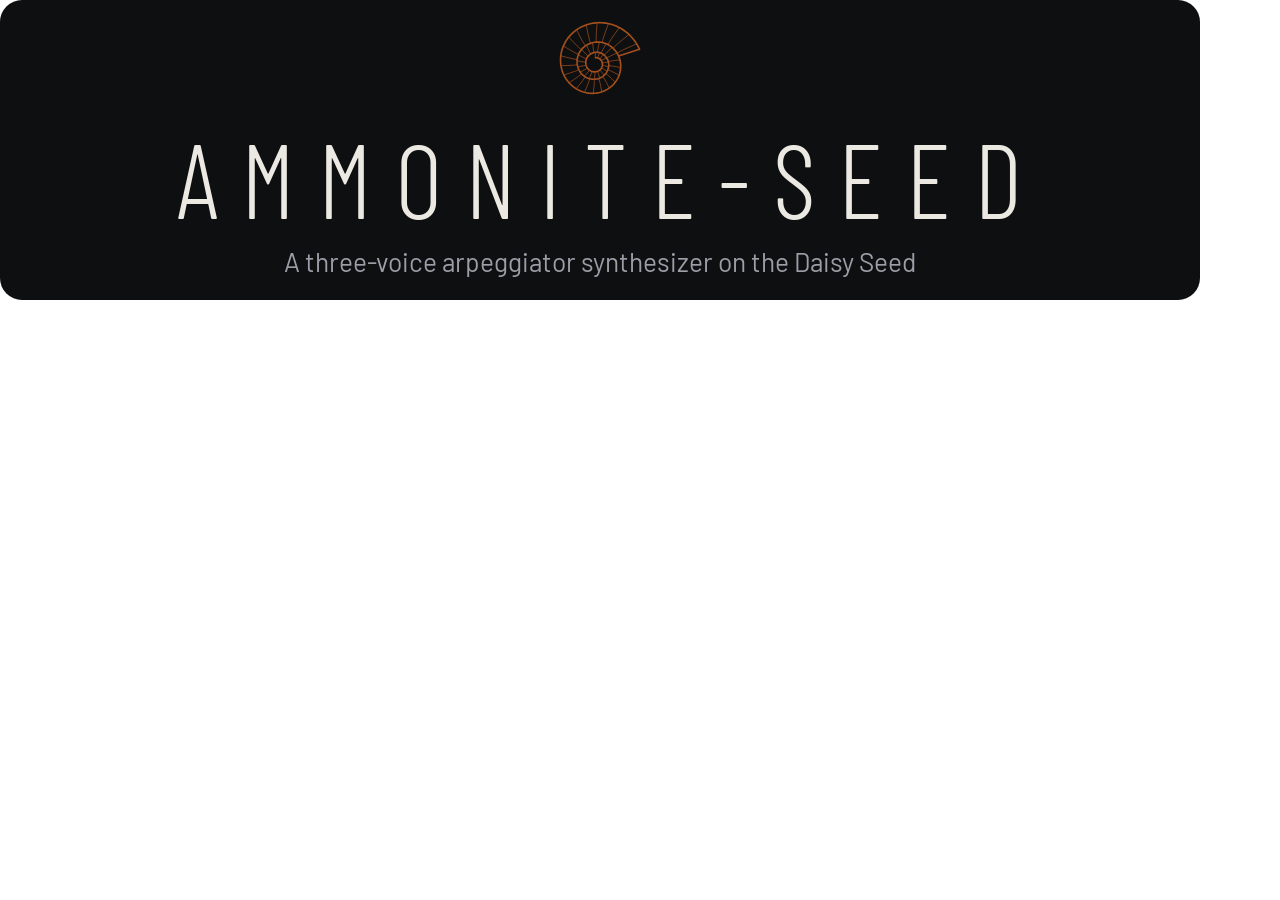
<file: media/banner.html>
<!DOCTYPE html>
<html lang="en">
<head>
<meta charset="utf-8">
<!-- The README header: the Ammonite-Seed page's header (seed/index.html), drawn alone
     so make_media.py can screenshot it into banner.png. Keep the two in step. -->
<link href="https://fonts.googleapis.com/css2?family=Barlow:wght@400&family=Barlow+Condensed:wght@300&display=block" rel="stylesheet">
<style>
  html, body { margin: 0; background: transparent; }
  .card {
    width: 1200px; height: 300px; box-sizing: border-box; background: #0e0f11; border-radius: 22px;
    display: flex; flex-direction: column; align-items: center; justify-content: center;
    color: #ece9e3; font: 400 17px/1.55 "Barlow", system-ui, sans-serif; text-align: center;
  }
  /* the Ammonite-Seed page's header, scaled as one to fill the card's height */
  .content { zoom: 1.46; display: flex; flex-direction: column; align-items: center; }
  .logo { width: 56px; height: 56px; }
  h1 {
    font: 300 72px/1 "Barlow Condensed", sans-serif;
    letter-spacing: .22em; margin: 18px 0 8px .22em;
  }
  p { color: #9a9ea6; margin: 0; font-size: 18px; }
</style>
</head>
<body>
  <div class="card">
    <div class="content">
      <img class="logo" src="../manual/img/ammonite.svg" alt="">
      <h1>AMMONITE-SEED</h1>
      <p>A three-voice arpeggiator synthesizer on the Daisy Seed</p>
    </div>
  </div>
</body>
</html>
</file>
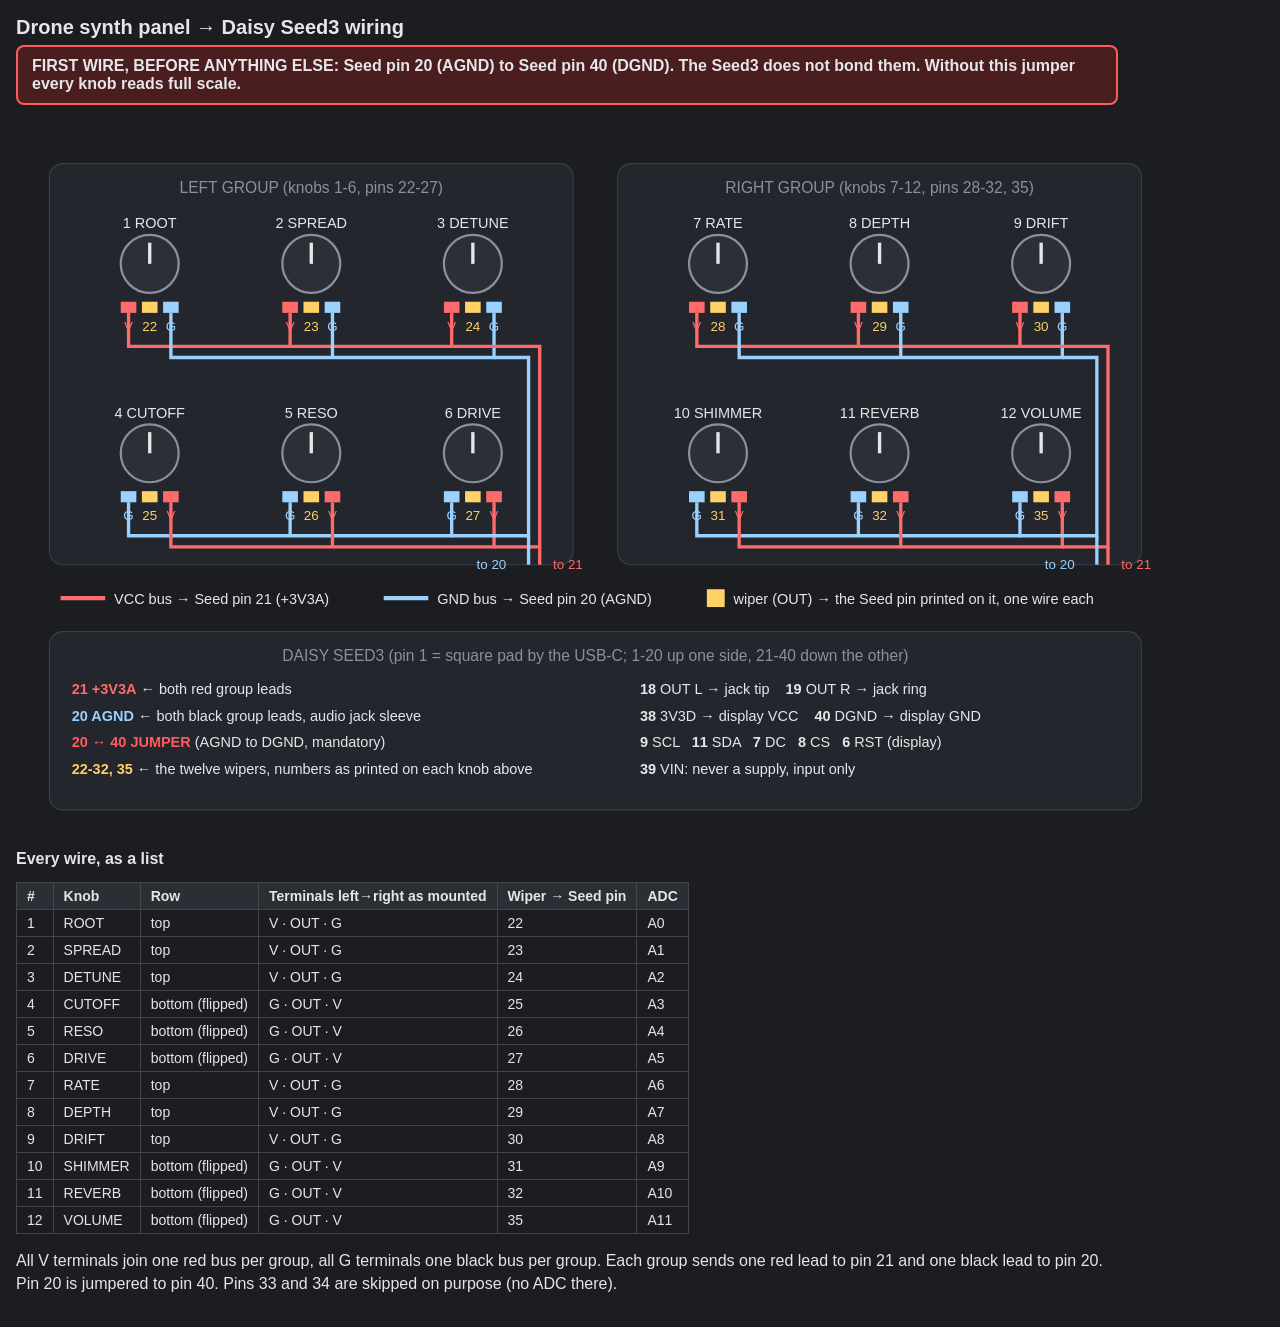
<file: hardware/wiring/wiring_front.html>
<!DOCTYPE html>
<html lang="en">
<head>
<meta charset="utf-8">
<title>Drone Synth Wiring</title>
<style>
  body { font-family: Segoe UI, Arial, sans-serif; background: #1b1d21; color: #e6e6ea; margin: 0; padding: 16px; }
  h1 { font-size: 20px; margin: 0 0 6px; }
  p  { max-width: 1100px; line-height: 1.4; }
  .warn { background: #4a1e1e; border: 2px solid #ff5b5b; padding: 10px 14px; border-radius: 8px; max-width: 1070px; font-weight: 600; }
  table { border-collapse: collapse; margin-top: 14px; }
  th, td { border: 1px solid #444; padding: 5px 10px; text-align: left; font-size: 14px; }
  th { background: #2b2e34; }
  svg { display: block; margin-top: 14px; max-width: 100%; height: auto; }
  .v { color: #ff6b6b; } .g { color: #9ad1ff; } .o { color: #ffd166; }
</style>
</head>
<body>
<h1>Drone synth panel &rarr; Daisy Seed3 wiring</h1>
<div class="warn">FIRST WIRE, BEFORE ANYTHING ELSE: Seed pin 20 (AGND) to Seed pin 40 (DGND). The Seed3 does not bond them. Without this jumper every knob reads full scale.</div>

<svg viewBox="0 0 1120 640" xmlns="http://www.w3.org/2000/svg" font-family="Segoe UI, Arial, sans-serif">
  <defs>
    <g id="pot">
      <circle r="26" fill="#2c2f36" stroke="#8a919c" stroke-width="2"/>
      <line x1="0" y1="0" x2="0" y2="-19" stroke="#e6e6ea" stroke-width="3"/>
    </g>
  </defs>
  <!-- group boxes -->
  <rect x="30" y="40" width="470" height="360" rx="12" fill="#23262c" stroke="#3a3e46"/>
  <rect x="540" y="40" width="470" height="360" rx="12" fill="#23262c" stroke="#3a3e46"/>
  <text x="265" y="66" fill="#8a919c" font-size="14" text-anchor="middle">LEFT GROUP (knobs 1-6, pins 22-27)</text>
  <text x="775" y="66" fill="#8a919c" font-size="14" text-anchor="middle">RIGHT GROUP (knobs 7-12, pins 28-32, 35)</text>

  <!-- legend -->
  <g font-size="13">
    <line x1="40" y1="430" x2="80" y2="430" stroke="#ff6b6b" stroke-width="4"/><text x="88" y="435" fill="#e6e6ea">VCC bus &rarr; Seed pin 21 (+3V3A)</text>
    <line x1="330" y1="430" x2="370" y2="430" stroke="#9ad1ff" stroke-width="4"/><text x="378" y="435" fill="#e6e6ea">GND bus &rarr; Seed pin 20 (AGND)</text>
    <rect x="620" y="422" width="16" height="16" fill="#ffd166"/><text x="644" y="435" fill="#e6e6ea">wiper (OUT) &rarr; the Seed pin printed on it, one wire each</text>
  </g>

  <!-- ===== helper: each pot drawn explicitly so orientation is exact ===== -->
  <!-- TOP ROWS: terminals left->right = V O G (normal orientation) -->
  <!-- BOTTOM ROWS: pot mounted upside down, terminals left->right = G O V -->

  <!-- Left group, top row: knobs 1,2,3 -->
  <g font-size="12" text-anchor="middle">
    <!-- knob 1 -->
    <use href="#pot" x="120" y="130"/><text x="120" y="98" fill="#e6e6ea" font-size="13">1 ROOT</text>
    <rect x="94" y="164" width="14" height="10" fill="#ff6b6b"/><rect x="113" y="164" width="14" height="10" fill="#ffd166"/><rect x="132" y="164" width="14" height="10" fill="#9ad1ff"/>
    <text x="101" y="190" fill="#ff6b6b">V</text><text x="120" y="190" fill="#ffd166">22</text><text x="139" y="190" fill="#9ad1ff">G</text>
    <!-- knob 2 -->
    <use href="#pot" x="265" y="130"/><text x="265" y="98" fill="#e6e6ea" font-size="13">2 SPREAD</text>
    <rect x="239" y="164" width="14" height="10" fill="#ff6b6b"/><rect x="258" y="164" width="14" height="10" fill="#ffd166"/><rect x="277" y="164" width="14" height="10" fill="#9ad1ff"/>
    <text x="246" y="190" fill="#ff6b6b">V</text><text x="265" y="190" fill="#ffd166">23</text><text x="284" y="190" fill="#9ad1ff">G</text>
    <!-- knob 3 -->
    <use href="#pot" x="410" y="130"/><text x="410" y="98" fill="#e6e6ea" font-size="13">3 DETUNE</text>
    <rect x="384" y="164" width="14" height="10" fill="#ff6b6b"/><rect x="403" y="164" width="14" height="10" fill="#ffd166"/><rect x="422" y="164" width="14" height="10" fill="#9ad1ff"/>
    <text x="391" y="190" fill="#ff6b6b">V</text><text x="410" y="190" fill="#ffd166">24</text><text x="429" y="190" fill="#9ad1ff">G</text>
    <!-- top row buses: VCC along the V pads (left side), GND along the G pads (right side) -->
    <polyline points="101,174 101,204 391,204 391,174" fill="none" stroke="#ff6b6b" stroke-width="3"/>
    <line x1="246" y1="174" x2="246" y2="204" stroke="#ff6b6b" stroke-width="3"/>
    <polyline points="139,174 139,214 429,214 429,174" fill="none" stroke="#9ad1ff" stroke-width="3"/>
    <line x1="284" y1="174" x2="284" y2="214" stroke="#9ad1ff" stroke-width="3"/>
  </g>

  <!-- Left group, bottom row (upside down): knobs 4,5,6 -->
  <g font-size="12" text-anchor="middle">
    <use href="#pot" x="120" y="300"/><text x="120" y="268" fill="#e6e6ea" font-size="13">4 CUTOFF</text>
    <rect x="94" y="334" width="14" height="10" fill="#9ad1ff"/><rect x="113" y="334" width="14" height="10" fill="#ffd166"/><rect x="132" y="334" width="14" height="10" fill="#ff6b6b"/>
    <text x="101" y="360" fill="#9ad1ff">G</text><text x="120" y="360" fill="#ffd166">25</text><text x="139" y="360" fill="#ff6b6b">V</text>
    <use href="#pot" x="265" y="300"/><text x="265" y="268" fill="#e6e6ea" font-size="13">5 RESO</text>
    <rect x="239" y="334" width="14" height="10" fill="#9ad1ff"/><rect x="258" y="334" width="14" height="10" fill="#ffd166"/><rect x="277" y="334" width="14" height="10" fill="#ff6b6b"/>
    <text x="246" y="360" fill="#9ad1ff">G</text><text x="265" y="360" fill="#ffd166">26</text><text x="284" y="360" fill="#ff6b6b">V</text>
    <use href="#pot" x="410" y="300"/><text x="410" y="268" fill="#e6e6ea" font-size="13">6 DRIVE</text>
    <rect x="384" y="334" width="14" height="10" fill="#9ad1ff"/><rect x="403" y="334" width="14" height="10" fill="#ffd166"/><rect x="422" y="334" width="14" height="10" fill="#ff6b6b"/>
    <text x="391" y="360" fill="#9ad1ff">G</text><text x="410" y="360" fill="#ffd166">27</text><text x="429" y="360" fill="#ff6b6b">V</text>
    <!-- bottom row buses: GND now on the LEFT pads, VCC on the RIGHT pads -->
    <polyline points="101,344 101,374 391,374 391,344" fill="none" stroke="#9ad1ff" stroke-width="3"/>
    <line x1="246" y1="344" x2="246" y2="374" stroke="#9ad1ff" stroke-width="3"/>
    <polyline points="139,344 139,384 429,384 429,344" fill="none" stroke="#ff6b6b" stroke-width="3"/>
    <line x1="284" y1="344" x2="284" y2="384" stroke="#ff6b6b" stroke-width="3"/>
    <!-- join rows: VCC top-left bus to VCC bottom-right bus; GND likewise -->
    <polyline points="391,204 470,204 470,384 429,384" fill="none" stroke="#ff6b6b" stroke-width="3"/>
    <polyline points="429,214 460,214 460,374 391,374" fill="none" stroke="#9ad1ff" stroke-width="3"/>
    <!-- leads to the Seed -->
    <line x1="470" y1="384" x2="470" y2="400" stroke="#ff6b6b" stroke-width="3"/>
    <line x1="460" y1="374" x2="460" y2="400" stroke="#9ad1ff" stroke-width="3"/>
    <text x="482" y="404" fill="#ff6b6b" font-size="12" text-anchor="start">to 21</text>
    <text x="440" y="404" fill="#9ad1ff" font-size="12" text-anchor="end">to 20</text>
  </g>

  <!-- Right group, top row: knobs 7,8,9 -->
  <g font-size="12" text-anchor="middle">
    <use href="#pot" x="630" y="130"/><text x="630" y="98" fill="#e6e6ea" font-size="13">7 RATE</text>
    <rect x="604" y="164" width="14" height="10" fill="#ff6b6b"/><rect x="623" y="164" width="14" height="10" fill="#ffd166"/><rect x="642" y="164" width="14" height="10" fill="#9ad1ff"/>
    <text x="611" y="190" fill="#ff6b6b">V</text><text x="630" y="190" fill="#ffd166">28</text><text x="649" y="190" fill="#9ad1ff">G</text>
    <use href="#pot" x="775" y="130"/><text x="775" y="98" fill="#e6e6ea" font-size="13">8 DEPTH</text>
    <rect x="749" y="164" width="14" height="10" fill="#ff6b6b"/><rect x="768" y="164" width="14" height="10" fill="#ffd166"/><rect x="787" y="164" width="14" height="10" fill="#9ad1ff"/>
    <text x="756" y="190" fill="#ff6b6b">V</text><text x="775" y="190" fill="#ffd166">29</text><text x="794" y="190" fill="#9ad1ff">G</text>
    <use href="#pot" x="920" y="130"/><text x="920" y="98" fill="#e6e6ea" font-size="13">9 DRIFT</text>
    <rect x="894" y="164" width="14" height="10" fill="#ff6b6b"/><rect x="913" y="164" width="14" height="10" fill="#ffd166"/><rect x="932" y="164" width="14" height="10" fill="#9ad1ff"/>
    <text x="901" y="190" fill="#ff6b6b">V</text><text x="920" y="190" fill="#ffd166">30</text><text x="939" y="190" fill="#9ad1ff">G</text>
    <polyline points="611,174 611,204 901,204 901,174" fill="none" stroke="#ff6b6b" stroke-width="3"/>
    <line x1="756" y1="174" x2="756" y2="204" stroke="#ff6b6b" stroke-width="3"/>
    <polyline points="649,174 649,214 939,214 939,174" fill="none" stroke="#9ad1ff" stroke-width="3"/>
    <line x1="794" y1="174" x2="794" y2="214" stroke="#9ad1ff" stroke-width="3"/>
  </g>

  <!-- Right group, bottom row (upside down): knobs 10,11,12 -->
  <g font-size="12" text-anchor="middle">
    <use href="#pot" x="630" y="300"/><text x="630" y="268" fill="#e6e6ea" font-size="13">10 SHIMMER</text>
    <rect x="604" y="334" width="14" height="10" fill="#9ad1ff"/><rect x="623" y="334" width="14" height="10" fill="#ffd166"/><rect x="642" y="334" width="14" height="10" fill="#ff6b6b"/>
    <text x="611" y="360" fill="#9ad1ff">G</text><text x="630" y="360" fill="#ffd166">31</text><text x="649" y="360" fill="#ff6b6b">V</text>
    <use href="#pot" x="775" y="300"/><text x="775" y="268" fill="#e6e6ea" font-size="13">11 REVERB</text>
    <rect x="749" y="334" width="14" height="10" fill="#9ad1ff"/><rect x="768" y="334" width="14" height="10" fill="#ffd166"/><rect x="787" y="334" width="14" height="10" fill="#ff6b6b"/>
    <text x="756" y="360" fill="#9ad1ff">G</text><text x="775" y="360" fill="#ffd166">32</text><text x="794" y="360" fill="#ff6b6b">V</text>
    <use href="#pot" x="920" y="300"/><text x="920" y="268" fill="#e6e6ea" font-size="13">12 VOLUME</text>
    <rect x="894" y="334" width="14" height="10" fill="#9ad1ff"/><rect x="913" y="334" width="14" height="10" fill="#ffd166"/><rect x="932" y="334" width="14" height="10" fill="#ff6b6b"/>
    <text x="901" y="360" fill="#9ad1ff">G</text><text x="920" y="360" fill="#ffd166">35</text><text x="939" y="360" fill="#ff6b6b">V</text>
    <polyline points="611,344 611,374 901,374 901,344" fill="none" stroke="#9ad1ff" stroke-width="3"/>
    <line x1="756" y1="344" x2="756" y2="374" stroke="#9ad1ff" stroke-width="3"/>
    <polyline points="649,344 649,384 939,384 939,344" fill="none" stroke="#ff6b6b" stroke-width="3"/>
    <line x1="794" y1="344" x2="794" y2="384" stroke="#ff6b6b" stroke-width="3"/>
    <polyline points="901,204 980,204 980,384 939,384" fill="none" stroke="#ff6b6b" stroke-width="3"/>
    <polyline points="939,214 970,214 970,374 901,374" fill="none" stroke="#9ad1ff" stroke-width="3"/>
    <line x1="980" y1="384" x2="980" y2="400" stroke="#ff6b6b" stroke-width="3"/>
    <line x1="970" y1="374" x2="970" y2="400" stroke="#9ad1ff" stroke-width="3"/>
    <text x="992" y="404" fill="#ff6b6b" font-size="12" text-anchor="start">to 21</text>
    <text x="950" y="404" fill="#9ad1ff" font-size="12" text-anchor="end">to 20</text>
  </g>

  <!-- Seed strip -->
  <rect x="30" y="460" width="980" height="160" rx="12" fill="#23262c" stroke="#3a3e46"/>
  <text x="520" y="486" fill="#8a919c" font-size="14" text-anchor="middle">DAISY SEED3 (pin 1 = square pad by the USB-C; 1-20 up one side, 21-40 down the other)</text>
  <g font-size="13" fill="#e6e6ea">
    <text x="50" y="516"><tspan fill="#ff6b6b" font-weight="700">21 +3V3A</tspan> &larr; both red group leads</text>
    <text x="50" y="540"><tspan fill="#9ad1ff" font-weight="700">20 AGND</tspan> &larr; both black group leads, audio jack sleeve</text>
    <text x="50" y="564"><tspan fill="#ff5b5b" font-weight="700">20 &harr; 40 JUMPER</tspan> (AGND to DGND, mandatory)</text>
    <text x="50" y="588"><tspan fill="#ffd166" font-weight="700">22-32, 35</tspan> &larr; the twelve wipers, numbers as printed on each knob above</text>
    <text x="560" y="516"><tspan font-weight="700">18</tspan> OUT L &rarr; jack tip &nbsp;&nbsp; <tspan font-weight="700">19</tspan> OUT R &rarr; jack ring</text>
    <text x="560" y="540"><tspan font-weight="700">38</tspan> 3V3D &rarr; display VCC &nbsp;&nbsp; <tspan font-weight="700">40</tspan> DGND &rarr; display GND</text>
    <text x="560" y="564"><tspan font-weight="700">9</tspan> SCL &nbsp; <tspan font-weight="700">11</tspan> SDA &nbsp; <tspan font-weight="700">7</tspan> DC &nbsp; <tspan font-weight="700">8</tspan> CS &nbsp; <tspan font-weight="700">6</tspan> RST (display)</text>
    <text x="560" y="588"><tspan font-weight="700">39</tspan> VIN: never a supply, input only</text>
  </g>
</svg>

<h2 style="font-size:16px;margin-top:18px">Every wire, as a list</h2>
<table>
<tr><th>#</th><th>Knob</th><th>Row</th><th>Terminals left&rarr;right as mounted</th><th>Wiper &rarr; Seed pin</th><th>ADC</th></tr>
<tr><td>1</td><td>ROOT</td><td>top</td><td>V &middot; OUT &middot; G</td><td>22</td><td>A0</td></tr>
<tr><td>2</td><td>SPREAD</td><td>top</td><td>V &middot; OUT &middot; G</td><td>23</td><td>A1</td></tr>
<tr><td>3</td><td>DETUNE</td><td>top</td><td>V &middot; OUT &middot; G</td><td>24</td><td>A2</td></tr>
<tr><td>4</td><td>CUTOFF</td><td>bottom (flipped)</td><td>G &middot; OUT &middot; V</td><td>25</td><td>A3</td></tr>
<tr><td>5</td><td>RESO</td><td>bottom (flipped)</td><td>G &middot; OUT &middot; V</td><td>26</td><td>A4</td></tr>
<tr><td>6</td><td>DRIVE</td><td>bottom (flipped)</td><td>G &middot; OUT &middot; V</td><td>27</td><td>A5</td></tr>
<tr><td>7</td><td>RATE</td><td>top</td><td>V &middot; OUT &middot; G</td><td>28</td><td>A6</td></tr>
<tr><td>8</td><td>DEPTH</td><td>top</td><td>V &middot; OUT &middot; G</td><td>29</td><td>A7</td></tr>
<tr><td>9</td><td>DRIFT</td><td>top</td><td>V &middot; OUT &middot; G</td><td>30</td><td>A8</td></tr>
<tr><td>10</td><td>SHIMMER</td><td>bottom (flipped)</td><td>G &middot; OUT &middot; V</td><td>31</td><td>A9</td></tr>
<tr><td>11</td><td>REVERB</td><td>bottom (flipped)</td><td>G &middot; OUT &middot; V</td><td>32</td><td>A10</td></tr>
<tr><td>12</td><td>VOLUME</td><td>bottom (flipped)</td><td>G &middot; OUT &middot; V</td><td>35</td><td>A11</td></tr>
</table>
<p>All V terminals join one red bus per group, all G terminals one black bus per group. Each group sends one red lead to pin 21 and one black lead to pin 20. Pin 20 is jumpered to pin 40. Pins 33 and 34 are skipped on purpose (no ADC there).</p>
</body>
</html>
</file>
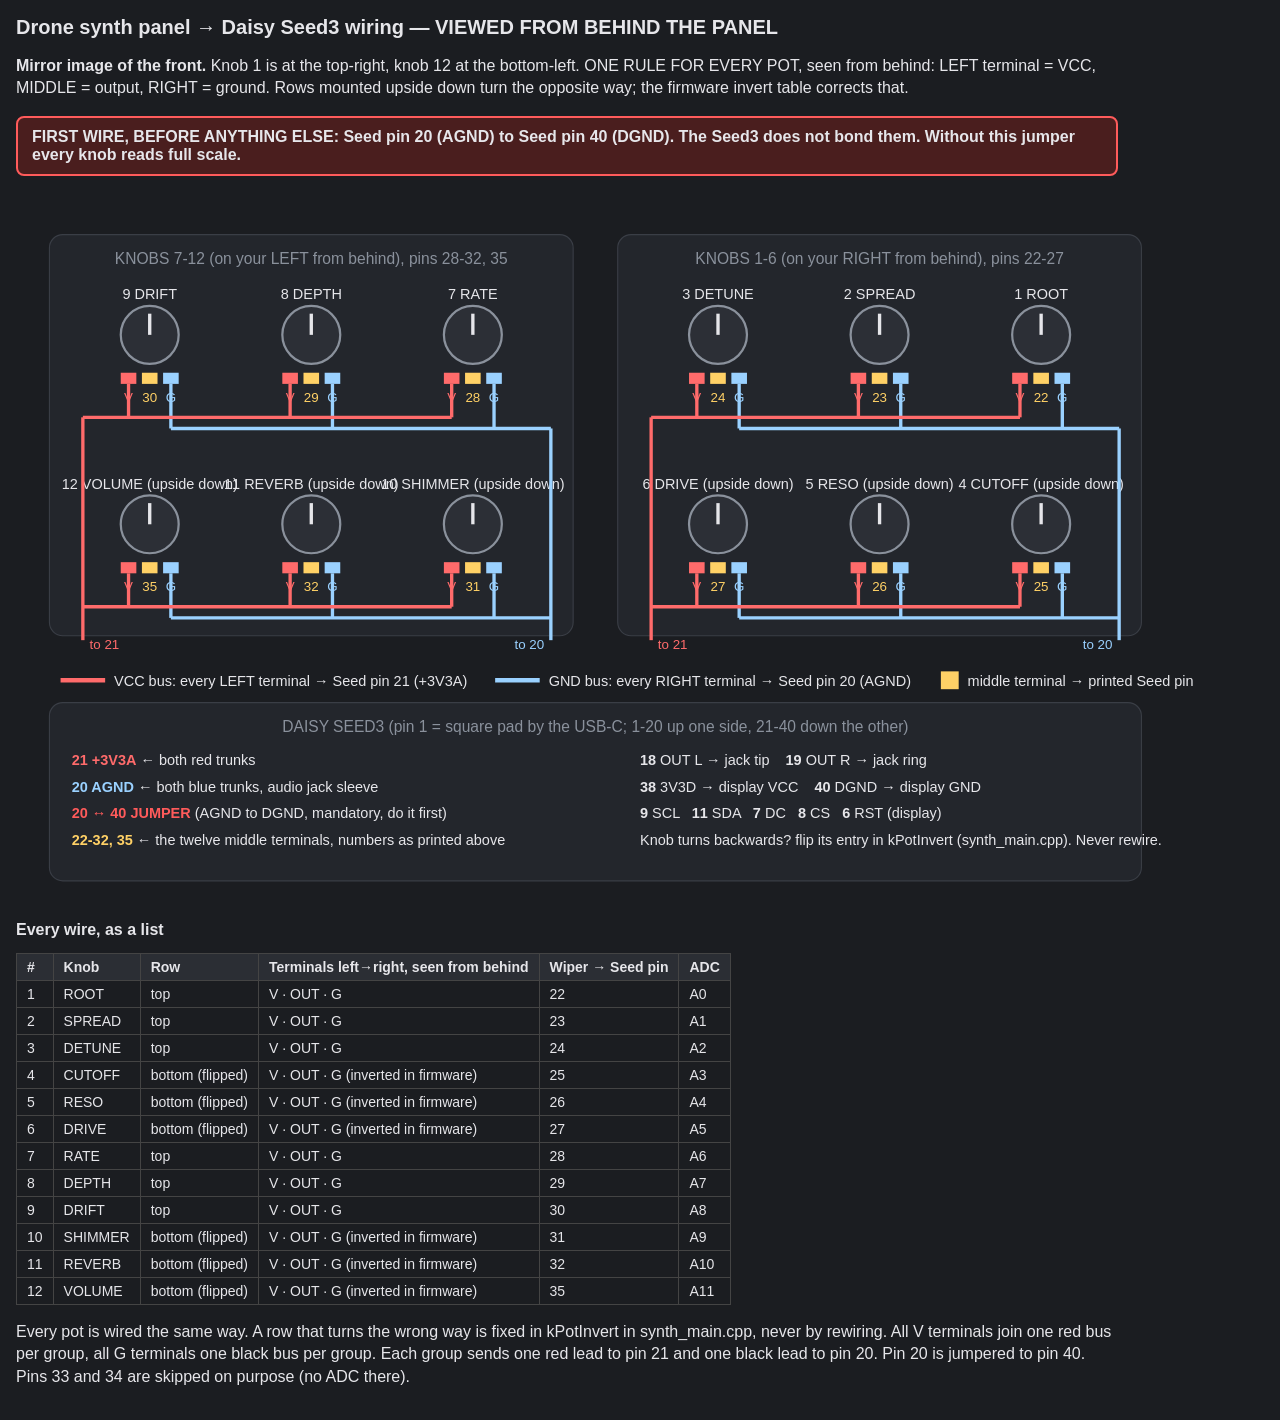
<file: hardware/wiring/wiring_rear.html>
<!DOCTYPE html>
<html lang="en">
<head>
<meta charset="utf-8">
<title>Drone Synth Wiring (rear view)</title>
<style>
  body { font-family: Segoe UI, Arial, sans-serif; background: #1b1d21; color: #e6e6ea; margin: 0; padding: 16px; }
  h1 { font-size: 20px; margin: 0 0 6px; }
  p  { max-width: 1100px; line-height: 1.4; }
  .warn { background: #4a1e1e; border: 2px solid #ff5b5b; padding: 10px 14px; border-radius: 8px; max-width: 1070px; font-weight: 600; }
  table { border-collapse: collapse; margin-top: 14px; }
  th, td { border: 1px solid #444; padding: 5px 10px; text-align: left; font-size: 14px; }
  th { background: #2b2e34; }
  svg { display: block; margin-top: 14px; max-width: 100%; height: auto; }
  .v { color: #ff6b6b; } .g { color: #9ad1ff; } .o { color: #ffd166; }
</style>
</head>
<body>
<h1>Drone synth panel &rarr; Daisy Seed3 wiring &mdash; VIEWED FROM BEHIND THE PANEL</h1><p><b>Mirror image of the front.</b> Knob 1 is at the top-right, knob 12 at the bottom-left. ONE RULE FOR EVERY POT, seen from behind: LEFT terminal = VCC, MIDDLE = output, RIGHT = ground. Rows mounted upside down turn the opposite way; the firmware invert table corrects that.</p>
<div class="warn">FIRST WIRE, BEFORE ANYTHING ELSE: Seed pin 20 (AGND) to Seed pin 40 (DGND). The Seed3 does not bond them. Without this jumper every knob reads full scale.</div>

<svg viewBox="0 0 1120 640" xmlns="http://www.w3.org/2000/svg" font-family="Segoe UI, Arial, sans-serif">
<defs><g id="pot"><circle r="26" fill="#2c2f36" stroke="#8a919c" stroke-width="2"/><line x1="0" y1="0" x2="0" y2="-19" stroke="#e6e6ea" stroke-width="3"/></g></defs>
<rect x="30" y="40" width="470" height="360" rx="12" fill="#23262c" stroke="#3a3e46"/>
<rect x="540" y="40" width="470" height="360" rx="12" fill="#23262c" stroke="#3a3e46"/>
<text x="265" y="66" fill="#8a919c" font-size="14" text-anchor="middle">KNOBS 7-12 (on your LEFT from behind), pins 28-32, 35</text>
<text x="775" y="66" fill="#8a919c" font-size="14" text-anchor="middle">KNOBS 1-6 (on your RIGHT from behind), pins 22-27</text>
<use href="#pot" x="920" y="130"/><text x="920" y="98" fill="#e6e6ea" font-size="13" text-anchor="middle">1 ROOT</text>
<rect x="894" y="164" width="14" height="10" fill="#ff6b6b"/>
<text x="901" y="190" fill="#ff6b6b" font-size="12" text-anchor="middle">V</text>
<rect x="913" y="164" width="14" height="10" fill="#ffd166"/>
<text x="920" y="190" fill="#ffd166" font-size="12" text-anchor="middle">22</text>
<rect x="932" y="164" width="14" height="10" fill="#9ad1ff"/>
<text x="939" y="190" fill="#9ad1ff" font-size="12" text-anchor="middle">G</text>
<use href="#pot" x="775" y="130"/><text x="775" y="98" fill="#e6e6ea" font-size="13" text-anchor="middle">2 SPREAD</text>
<rect x="749" y="164" width="14" height="10" fill="#ff6b6b"/>
<text x="756" y="190" fill="#ff6b6b" font-size="12" text-anchor="middle">V</text>
<rect x="768" y="164" width="14" height="10" fill="#ffd166"/>
<text x="775" y="190" fill="#ffd166" font-size="12" text-anchor="middle">23</text>
<rect x="787" y="164" width="14" height="10" fill="#9ad1ff"/>
<text x="794" y="190" fill="#9ad1ff" font-size="12" text-anchor="middle">G</text>
<use href="#pot" x="630" y="130"/><text x="630" y="98" fill="#e6e6ea" font-size="13" text-anchor="middle">3 DETUNE</text>
<rect x="604" y="164" width="14" height="10" fill="#ff6b6b"/>
<text x="611" y="190" fill="#ff6b6b" font-size="12" text-anchor="middle">V</text>
<rect x="623" y="164" width="14" height="10" fill="#ffd166"/>
<text x="630" y="190" fill="#ffd166" font-size="12" text-anchor="middle">24</text>
<rect x="642" y="164" width="14" height="10" fill="#9ad1ff"/>
<text x="649" y="190" fill="#9ad1ff" font-size="12" text-anchor="middle">G</text>
<use href="#pot" x="920" y="300"/><text x="920" y="268" fill="#e6e6ea" font-size="13" text-anchor="middle">4 CUTOFF (upside down)</text>
<rect x="894" y="334" width="14" height="10" fill="#ff6b6b"/>
<text x="901" y="360" fill="#ff6b6b" font-size="12" text-anchor="middle">V</text>
<rect x="913" y="334" width="14" height="10" fill="#ffd166"/>
<text x="920" y="360" fill="#ffd166" font-size="12" text-anchor="middle">25</text>
<rect x="932" y="334" width="14" height="10" fill="#9ad1ff"/>
<text x="939" y="360" fill="#9ad1ff" font-size="12" text-anchor="middle">G</text>
<use href="#pot" x="775" y="300"/><text x="775" y="268" fill="#e6e6ea" font-size="13" text-anchor="middle">5 RESO (upside down)</text>
<rect x="749" y="334" width="14" height="10" fill="#ff6b6b"/>
<text x="756" y="360" fill="#ff6b6b" font-size="12" text-anchor="middle">V</text>
<rect x="768" y="334" width="14" height="10" fill="#ffd166"/>
<text x="775" y="360" fill="#ffd166" font-size="12" text-anchor="middle">26</text>
<rect x="787" y="334" width="14" height="10" fill="#9ad1ff"/>
<text x="794" y="360" fill="#9ad1ff" font-size="12" text-anchor="middle">G</text>
<use href="#pot" x="630" y="300"/><text x="630" y="268" fill="#e6e6ea" font-size="13" text-anchor="middle">6 DRIVE (upside down)</text>
<rect x="604" y="334" width="14" height="10" fill="#ff6b6b"/>
<text x="611" y="360" fill="#ff6b6b" font-size="12" text-anchor="middle">V</text>
<rect x="623" y="334" width="14" height="10" fill="#ffd166"/>
<text x="630" y="360" fill="#ffd166" font-size="12" text-anchor="middle">27</text>
<rect x="642" y="334" width="14" height="10" fill="#9ad1ff"/>
<text x="649" y="360" fill="#9ad1ff" font-size="12" text-anchor="middle">G</text>
<use href="#pot" x="410" y="130"/><text x="410" y="98" fill="#e6e6ea" font-size="13" text-anchor="middle">7 RATE</text>
<rect x="384" y="164" width="14" height="10" fill="#ff6b6b"/>
<text x="391" y="190" fill="#ff6b6b" font-size="12" text-anchor="middle">V</text>
<rect x="403" y="164" width="14" height="10" fill="#ffd166"/>
<text x="410" y="190" fill="#ffd166" font-size="12" text-anchor="middle">28</text>
<rect x="422" y="164" width="14" height="10" fill="#9ad1ff"/>
<text x="429" y="190" fill="#9ad1ff" font-size="12" text-anchor="middle">G</text>
<use href="#pot" x="265" y="130"/><text x="265" y="98" fill="#e6e6ea" font-size="13" text-anchor="middle">8 DEPTH</text>
<rect x="239" y="164" width="14" height="10" fill="#ff6b6b"/>
<text x="246" y="190" fill="#ff6b6b" font-size="12" text-anchor="middle">V</text>
<rect x="258" y="164" width="14" height="10" fill="#ffd166"/>
<text x="265" y="190" fill="#ffd166" font-size="12" text-anchor="middle">29</text>
<rect x="277" y="164" width="14" height="10" fill="#9ad1ff"/>
<text x="284" y="190" fill="#9ad1ff" font-size="12" text-anchor="middle">G</text>
<use href="#pot" x="120" y="130"/><text x="120" y="98" fill="#e6e6ea" font-size="13" text-anchor="middle">9 DRIFT</text>
<rect x="94" y="164" width="14" height="10" fill="#ff6b6b"/>
<text x="101" y="190" fill="#ff6b6b" font-size="12" text-anchor="middle">V</text>
<rect x="113" y="164" width="14" height="10" fill="#ffd166"/>
<text x="120" y="190" fill="#ffd166" font-size="12" text-anchor="middle">30</text>
<rect x="132" y="164" width="14" height="10" fill="#9ad1ff"/>
<text x="139" y="190" fill="#9ad1ff" font-size="12" text-anchor="middle">G</text>
<use href="#pot" x="410" y="300"/><text x="410" y="268" fill="#e6e6ea" font-size="13" text-anchor="middle">10 SHIMMER (upside down)</text>
<rect x="384" y="334" width="14" height="10" fill="#ff6b6b"/>
<text x="391" y="360" fill="#ff6b6b" font-size="12" text-anchor="middle">V</text>
<rect x="403" y="334" width="14" height="10" fill="#ffd166"/>
<text x="410" y="360" fill="#ffd166" font-size="12" text-anchor="middle">31</text>
<rect x="422" y="334" width="14" height="10" fill="#9ad1ff"/>
<text x="429" y="360" fill="#9ad1ff" font-size="12" text-anchor="middle">G</text>
<use href="#pot" x="265" y="300"/><text x="265" y="268" fill="#e6e6ea" font-size="13" text-anchor="middle">11 REVERB (upside down)</text>
<rect x="239" y="334" width="14" height="10" fill="#ff6b6b"/>
<text x="246" y="360" fill="#ff6b6b" font-size="12" text-anchor="middle">V</text>
<rect x="258" y="334" width="14" height="10" fill="#ffd166"/>
<text x="265" y="360" fill="#ffd166" font-size="12" text-anchor="middle">32</text>
<rect x="277" y="334" width="14" height="10" fill="#9ad1ff"/>
<text x="284" y="360" fill="#9ad1ff" font-size="12" text-anchor="middle">G</text>
<use href="#pot" x="120" y="300"/><text x="120" y="268" fill="#e6e6ea" font-size="13" text-anchor="middle">12 VOLUME (upside down)</text>
<rect x="94" y="334" width="14" height="10" fill="#ff6b6b"/>
<text x="101" y="360" fill="#ff6b6b" font-size="12" text-anchor="middle">V</text>
<rect x="113" y="334" width="14" height="10" fill="#ffd166"/>
<text x="120" y="360" fill="#ffd166" font-size="12" text-anchor="middle">35</text>
<rect x="132" y="334" width="14" height="10" fill="#9ad1ff"/>
<text x="139" y="360" fill="#9ad1ff" font-size="12" text-anchor="middle">G</text>
<line x1="101" y1="174" x2="101" y2="204" stroke="#ff6b6b" stroke-width="3"/>
<line x1="246" y1="174" x2="246" y2="204" stroke="#ff6b6b" stroke-width="3"/>
<line x1="391" y1="174" x2="391" y2="204" stroke="#ff6b6b" stroke-width="3"/>
<line x1="139" y1="174" x2="139" y2="214" stroke="#9ad1ff" stroke-width="3"/>
<line x1="284" y1="174" x2="284" y2="214" stroke="#9ad1ff" stroke-width="3"/>
<line x1="429" y1="174" x2="429" y2="214" stroke="#9ad1ff" stroke-width="3"/>
<line x1="60" y1="204" x2="391" y2="204" stroke="#ff6b6b" stroke-width="3"/>
<line x1="139" y1="214" x2="480" y2="214" stroke="#9ad1ff" stroke-width="3"/>
<line x1="101" y1="344" x2="101" y2="374" stroke="#ff6b6b" stroke-width="3"/>
<line x1="246" y1="344" x2="246" y2="374" stroke="#ff6b6b" stroke-width="3"/>
<line x1="391" y1="344" x2="391" y2="374" stroke="#ff6b6b" stroke-width="3"/>
<line x1="139" y1="344" x2="139" y2="384" stroke="#9ad1ff" stroke-width="3"/>
<line x1="284" y1="344" x2="284" y2="384" stroke="#9ad1ff" stroke-width="3"/>
<line x1="429" y1="344" x2="429" y2="384" stroke="#9ad1ff" stroke-width="3"/>
<line x1="60" y1="374" x2="391" y2="374" stroke="#ff6b6b" stroke-width="3"/>
<line x1="139" y1="384" x2="480" y2="384" stroke="#9ad1ff" stroke-width="3"/>
<line x1="60" y1="204" x2="60" y2="404" stroke="#ff6b6b" stroke-width="3"/>
<line x1="480" y1="214" x2="480" y2="404" stroke="#9ad1ff" stroke-width="3"/>
<text x="66" y="412" fill="#ff6b6b" font-size="12">to 21</text>
<text x="474" y="412" fill="#9ad1ff" font-size="12" text-anchor="end">to 20</text>
<line x1="611" y1="174" x2="611" y2="204" stroke="#ff6b6b" stroke-width="3"/>
<line x1="756" y1="174" x2="756" y2="204" stroke="#ff6b6b" stroke-width="3"/>
<line x1="901" y1="174" x2="901" y2="204" stroke="#ff6b6b" stroke-width="3"/>
<line x1="649" y1="174" x2="649" y2="214" stroke="#9ad1ff" stroke-width="3"/>
<line x1="794" y1="174" x2="794" y2="214" stroke="#9ad1ff" stroke-width="3"/>
<line x1="939" y1="174" x2="939" y2="214" stroke="#9ad1ff" stroke-width="3"/>
<line x1="570" y1="204" x2="901" y2="204" stroke="#ff6b6b" stroke-width="3"/>
<line x1="649" y1="214" x2="990" y2="214" stroke="#9ad1ff" stroke-width="3"/>
<line x1="611" y1="344" x2="611" y2="374" stroke="#ff6b6b" stroke-width="3"/>
<line x1="756" y1="344" x2="756" y2="374" stroke="#ff6b6b" stroke-width="3"/>
<line x1="901" y1="344" x2="901" y2="374" stroke="#ff6b6b" stroke-width="3"/>
<line x1="649" y1="344" x2="649" y2="384" stroke="#9ad1ff" stroke-width="3"/>
<line x1="794" y1="344" x2="794" y2="384" stroke="#9ad1ff" stroke-width="3"/>
<line x1="939" y1="344" x2="939" y2="384" stroke="#9ad1ff" stroke-width="3"/>
<line x1="570" y1="374" x2="901" y2="374" stroke="#ff6b6b" stroke-width="3"/>
<line x1="649" y1="384" x2="990" y2="384" stroke="#9ad1ff" stroke-width="3"/>
<line x1="570" y1="204" x2="570" y2="404" stroke="#ff6b6b" stroke-width="3"/>
<line x1="990" y1="214" x2="990" y2="404" stroke="#9ad1ff" stroke-width="3"/>
<text x="576" y="412" fill="#ff6b6b" font-size="12">to 21</text>
<text x="984" y="412" fill="#9ad1ff" font-size="12" text-anchor="end">to 20</text>
<g font-size="13"><line x1="40" y1="440" x2="80" y2="440" stroke="#ff6b6b" stroke-width="4"/><text x="88" y="445" fill="#e6e6ea">VCC bus: every LEFT terminal &rarr; Seed pin 21 (+3V3A)</text><line x1="430" y1="440" x2="470" y2="440" stroke="#9ad1ff" stroke-width="4"/><text x="478" y="445" fill="#e6e6ea">GND bus: every RIGHT terminal &rarr; Seed pin 20 (AGND)</text><rect x="830" y="432" width="16" height="16" fill="#ffd166"/><text x="854" y="445" fill="#e6e6ea">middle terminal &rarr; printed Seed pin</text></g>
<rect x="30" y="460" width="980" height="160" rx="12" fill="#23262c" stroke="#3a3e46"/>
<text x="520" y="486" fill="#8a919c" font-size="14" text-anchor="middle">DAISY SEED3 (pin 1 = square pad by the USB-C; 1-20 up one side, 21-40 down the other)</text>
<g font-size="13" fill="#e6e6ea"><text x="50" y="516"><tspan fill="#ff6b6b" font-weight="700">21 +3V3A</tspan> &larr; both red trunks</text><text x="50" y="540"><tspan fill="#9ad1ff" font-weight="700">20 AGND</tspan> &larr; both blue trunks, audio jack sleeve</text><text x="50" y="564"><tspan fill="#ff5b5b" font-weight="700">20 &harr; 40 JUMPER</tspan> (AGND to DGND, mandatory, do it first)</text><text x="50" y="588"><tspan fill="#ffd166" font-weight="700">22-32, 35</tspan> &larr; the twelve middle terminals, numbers as printed above</text><text x="560" y="516"><tspan font-weight="700">18</tspan> OUT L &rarr; jack tip &nbsp;&nbsp; <tspan font-weight="700">19</tspan> OUT R &rarr; jack ring</text><text x="560" y="540"><tspan font-weight="700">38</tspan> 3V3D &rarr; display VCC &nbsp;&nbsp; <tspan font-weight="700">40</tspan> DGND &rarr; display GND</text><text x="560" y="564"><tspan font-weight="700">9</tspan> SCL &nbsp; <tspan font-weight="700">11</tspan> SDA &nbsp; <tspan font-weight="700">7</tspan> DC &nbsp; <tspan font-weight="700">8</tspan> CS &nbsp; <tspan font-weight="700">6</tspan> RST (display)</text><text x="560" y="588">Knob turns backwards? flip its entry in kPotInvert (synth_main.cpp). Never rewire.</text></g>
</svg>

<h2 style="font-size:16px;margin-top:18px">Every wire, as a list</h2>
<table>
<tr><th>#</th><th>Knob</th><th>Row</th><th>Terminals left&rarr;right, seen from behind</th><th>Wiper &rarr; Seed pin</th><th>ADC</th></tr>
<tr><td>1</td><td>ROOT</td><td>top</td><td>V &middot; OUT &middot; G</td><td>22</td><td>A0</td></tr>
<tr><td>2</td><td>SPREAD</td><td>top</td><td>V &middot; OUT &middot; G</td><td>23</td><td>A1</td></tr>
<tr><td>3</td><td>DETUNE</td><td>top</td><td>V &middot; OUT &middot; G</td><td>24</td><td>A2</td></tr>
<tr><td>4</td><td>CUTOFF</td><td>bottom (flipped)</td><td>V &middot; OUT &middot; G (inverted in firmware)</td><td>25</td><td>A3</td></tr>
<tr><td>5</td><td>RESO</td><td>bottom (flipped)</td><td>V &middot; OUT &middot; G (inverted in firmware)</td><td>26</td><td>A4</td></tr>
<tr><td>6</td><td>DRIVE</td><td>bottom (flipped)</td><td>V &middot; OUT &middot; G (inverted in firmware)</td><td>27</td><td>A5</td></tr>
<tr><td>7</td><td>RATE</td><td>top</td><td>V &middot; OUT &middot; G</td><td>28</td><td>A6</td></tr>
<tr><td>8</td><td>DEPTH</td><td>top</td><td>V &middot; OUT &middot; G</td><td>29</td><td>A7</td></tr>
<tr><td>9</td><td>DRIFT</td><td>top</td><td>V &middot; OUT &middot; G</td><td>30</td><td>A8</td></tr>
<tr><td>10</td><td>SHIMMER</td><td>bottom (flipped)</td><td>V &middot; OUT &middot; G (inverted in firmware)</td><td>31</td><td>A9</td></tr>
<tr><td>11</td><td>REVERB</td><td>bottom (flipped)</td><td>V &middot; OUT &middot; G (inverted in firmware)</td><td>32</td><td>A10</td></tr>
<tr><td>12</td><td>VOLUME</td><td>bottom (flipped)</td><td>V &middot; OUT &middot; G (inverted in firmware)</td><td>35</td><td>A11</td></tr>
</table>
<p>Every pot is wired the same way. A row that turns the wrong way is fixed in kPotInvert in synth_main.cpp, never by rewiring. All V terminals join one red bus per group, all G terminals one black bus per group. Each group sends one red lead to pin 21 and one black lead to pin 20. Pin 20 is jumpered to pin 40. Pins 33 and 34 are skipped on purpose (no ADC there).</p>
</body>
</html>
</file>
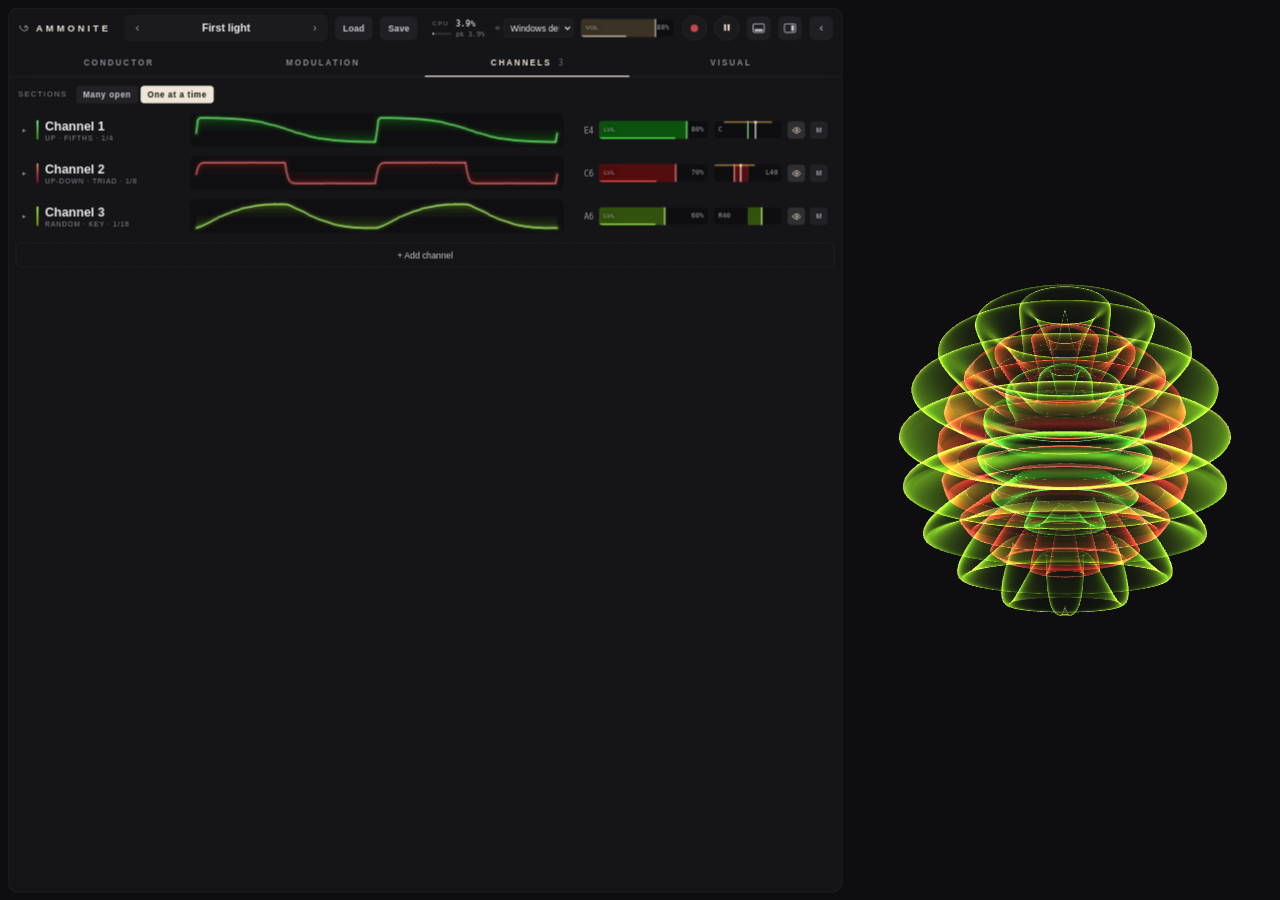
<file: desktop/plugin/web/dev.html>
<!DOCTYPE html>
<html lang="en">
<head>
<meta charset="utf-8">
<title>Ammonite Desktop (dev)</title>
<link rel="stylesheet" href="app.css">
</head>
<body>
<!-- index.html plus fake-engine.js: the page in a plain browser, no engine. Keep in step with index.html. -->
<canvas id="stage"></canvas>
<div id="ui">
  <aside id="panel"></aside>
</div>
<div id="stats"></div>
<div id="fail"></div>
<script src="fake-engine.js"></script>
<script src="knobs.js"></script>
<script src="shells.js"></script>
<script src="app.js"></script>
</body>
</html>
</file>
<file: site.css>
/* The Ammonite family site: the look every page shares (family page, seed/,
   desktop/, mini/). Page-only styles stay in each page's own <style>. */
:root {
  --bg: #0e0f11;
  --panel: #17191c;
  --line: #2a2d32;
  --ink: #ece9e3;
  --muted: #9a9ea6;
  --accent: #d2733a;
}
* { box-sizing: border-box; }
html { -webkit-text-size-adjust: 100%; }
body {
  margin: 0; background: var(--bg); color: var(--ink);
  font: 400 17px/1.55 "Barlow", system-ui, sans-serif;
}
a { color: var(--accent); text-decoration: none; }
a:hover { text-decoration: underline; }
main { max-width: 880px; margin: 0 auto; padding: 48px 16px 80px; }
img { max-width: 100%; }

/* the small "back to the family" line at the top of an instrument page */
.family { margin: -24px 0 28px; font: 500 14px "Barlow Condensed", sans-serif;
          letter-spacing: .22em; text-transform: uppercase; }
.family a { color: var(--muted); }
.family a:hover { color: var(--accent); text-decoration: none; }

header { text-align: center; }
header .logo { width: 56px; height: 56px; }
header h1 {
  font: 300 clamp(40px, 9vw, 72px)/1 "Barlow Condensed", sans-serif;
  letter-spacing: .28em; margin: 18px 0 8px .28em;
}
/* a longer name (AMMONITE-SEED): the same look, sized to fit a phone */
header h1.long { font-size: clamp(28px, 7.4vw, 72px); letter-spacing: .22em; margin-left: .22em; }
header p { color: var(--muted); margin: 0; font-size: 18px; }

.panel {
  background: var(--panel); border: 1px solid var(--line); border-radius: 14px;
}

h2.section {
  font: 500 15px "Barlow Condensed", sans-serif; letter-spacing: .3em; text-transform: uppercase;
  color: var(--muted); margin: 64px 0 18px; padding-bottom: 10px; border-bottom: 1px solid var(--line);
}
.lead { color: var(--muted); margin-top: 0; }

/* pill links */
.links { display: flex; flex-wrap: wrap; gap: 12px; justify-content: center; margin-top: 64px; }
.links a {
  border: 1px solid var(--line); border-radius: 999px; padding: 9px 18px; color: var(--ink);
  background: var(--panel);
}
.links a:hover { border-color: var(--accent); text-decoration: none; }
.links a.primary { border-color: var(--accent); }

.nowrap { white-space: nowrap; }
footer { text-align: center; color: var(--muted); font-size: 14px; margin-top: 40px; }
</file>
<file: manual/style.css>
/* Ammonite manual: print-first, A4 portrait. Edge prints it (build.py). */
:root {
  --ink: #1c1d1f;
  --muted: #62666d;
  --faint: #9a9ea5;
  --rule: #dcd8d0;
  --wash: #f4f1ec;
  --accent: #a4501d;       /* ammonite rust */
  --accent-wash: #f7ede5;
  --screen: #0b0b0c;
  --display: "Bahnschrift", "Segoe UI", sans-serif;
  --body: "Segoe UI", "Helvetica Neue", Arial, sans-serif;
}

@page {
  size: A4;
  margin: 17mm 18mm 19mm 18mm;
  @bottom-left {
    content: "Ammonite  \00B7  Owner's manual";
    font: 7.5pt var(--display); color: #9a9ea5; letter-spacing: .06em;
  }
  @bottom-right {
    content: counter(page);
    font: 600 8pt var(--display); color: #62666d;
  }
}
@page cover { margin: 0; @bottom-left { content: none } @bottom-right { content: none } }

* { box-sizing: border-box; }
html { -webkit-print-color-adjust: exact; print-color-adjust: exact; }
body {
  margin: 0; color: var(--ink); background: #fff;
  font: 9.4pt/1.5 var(--body);
}

/* ---------------------------------------------------------------- cover */
.cover {
  page: cover; break-after: page;
  width: 210mm; height: 297mm; position: relative; overflow: hidden;
  display: flex; flex-direction: column; align-items: center;
  padding: 20mm 20mm 18mm;
}
.cover .kicker {
  font: 400 8.5pt var(--display); letter-spacing: .42em; color: var(--muted);
  text-transform: uppercase;
}
.cover h1 {
  font: 300 50pt/1 var(--display); letter-spacing: .28em; margin: 7mm 0 0 .28em;
}
.cover .sub { font: 400 12pt var(--display); color: var(--muted); margin-top: 4mm; letter-spacing: .04em; }
.cover .hero {
  position: relative; margin-top: 16mm; width: 128mm; height: 128mm;
}
.cover .hero .disc { width: 100%; height: 100%; }
.cover .logo { width: 17mm; height: 17mm; margin-bottom: 7mm; }
.cover .foot {
  margin-top: auto; width: 100%; display: flex; align-items: flex-end; justify-content: space-between;
  border-top: .6pt solid var(--rule); padding-top: 4mm;
  font: 8pt/1.5 var(--display); color: var(--muted); letter-spacing: .03em;
}

/* the round screen, with a thin bezel like the real one */
/* bezel inside the box: a shadow outside it leaks onto the previous page */
.disc { border-radius: 50%; padding: 1.2mm; background: #26282c; border: .3mm solid #8d9199; }
img.disc { display: block; }

/* ------------------------------------------------------------- chapters */
.chapter { break-before: page; }
.cover + .chapter { break-before: auto; }

.sec-head {
  display: grid; grid-template-columns: 22mm 1fr; gap: 5mm; align-items: center;
  padding-bottom: 5mm; margin-bottom: 6mm; border-bottom: 1.2pt solid var(--ink);
}
.sec-head .badge {
  width: 20mm; height: 20mm; border-radius: 50%; border: 1.6pt solid var(--accent);
  display: grid; place-items: center; font: 300 25pt var(--display); color: var(--accent);
}
.sec-head .badge.plain { border-color: var(--ink); color: var(--ink); }
.sec-head .kicker {
  font: 400 7.8pt var(--display); letter-spacing: .3em; text-transform: uppercase; color: var(--muted);
}
.sec-head h1 { font: 600 26pt/1.05 var(--display); letter-spacing: .06em; margin: 1mm 0 1.5mm; }
.sec-head .lede { margin: 0; font-size: 10.5pt; color: #3b3d41; max-width: 148mm; }

h2 {
  font: 600 12.5pt var(--display); letter-spacing: .05em; margin: 7mm 0 2mm;
  break-after: avoid;
}
h2 .tag { font-weight: 400; color: var(--muted); letter-spacing: .02em; margin-left: 2mm; font-size: 9.5pt; }
h3 { font: 600 9.5pt var(--display); letter-spacing: .08em; text-transform: uppercase; margin: 5mm 0 1.5mm; color: var(--accent); break-after: avoid; }
p { margin: 0 0 2.4mm; }

/* device words: function names, values, knob numbers */
.fn {
  font: 600 .92em var(--display); letter-spacing: .05em;
  background: var(--wash); border-radius: 1.2pt; padding: 0 .3em; white-space: nowrap;
}
.val { font: 400 .95em var(--display); letter-spacing: .03em; white-space: nowrap; }
.k {
  display: inline-grid; place-items: center; width: 1.55em; height: 1.55em; border-radius: 50%;
  background: var(--ink); color: #fff; font: 600 .74em var(--display); vertical-align: .08em;
}

/* figures */
figure { margin: 0 0 5mm; break-inside: avoid; }
figure img.panel { display: block; width: 100%; border-radius: 2mm; }
figcaption { font-size: 8pt; line-height: 1.45; color: var(--muted); margin-top: 2mm; }
figcaption b { color: var(--ink); font-family: var(--display); letter-spacing: .04em; }

.row3 { display: grid; grid-template-columns: repeat(3, 1fr); gap: 7mm; margin: 4mm 0 5mm; break-inside: avoid; }
.row3 figure { text-align: center; margin: 0; }
.row3 img.disc { width: 44mm; height: 44mm; margin: 1.5mm auto 0; }
.row3 figcaption { text-align: center; }

.pair { display: grid; grid-template-columns: 1fr 1fr; gap: 9mm; break-inside: avoid; margin: 3mm 0 5mm; }
.pair figure { margin: 0; }
.pair img.disc { width: 52mm; height: 52mm; margin: 1.5mm auto 0; }

/* knob tables */
table.knobs { width: 100%; border-collapse: collapse; margin: 1mm 0 4mm; font-size: 8.6pt; line-height: 1.42; break-inside: avoid; }
table.knobs th {
  font: 400 7pt var(--display); letter-spacing: .14em; text-transform: uppercase; color: var(--muted);
  text-align: left; padding: 0 2.5mm 1.5mm 0; border-bottom: .8pt solid var(--ink);
}
table.knobs td { padding: 2mm 2.5mm 2mm 0; border-bottom: .5pt solid var(--rule); vertical-align: top; }
table.knobs td.kn { white-space: nowrap; width: 17mm; }
table.knobs td.fn-cell { width: 22mm; }
table.knobs td.range { width: 36mm; color: #3b3d41; }
table.knobs td.def { width: 26mm; color: #3b3d41; }
.opt { display: inline-block; font: 400 .92em var(--display); letter-spacing: .03em; margin-right: .7em; white-space: nowrap; }

/* callouts */
.try {
  background: var(--accent-wash); border-left: 2.2pt solid var(--accent);
  padding: 3mm 4mm 2mm; margin: 3mm 0 5mm; break-inside: avoid;
}
.try .t { font: 600 8pt var(--display); letter-spacing: .2em; text-transform: uppercase; color: var(--accent); margin-bottom: 1mm; }
.try ul { margin: 0; padding-left: 4.5mm; }
.try li { margin-bottom: 1.2mm; }
.note { font-size: 8.4pt; color: var(--muted); border-top: .5pt solid var(--rule); padding-top: 2mm; }

/* annotated screen */
.anatomy { display: grid; grid-template-columns: 104mm 1fr; gap: 6mm; align-items: start; margin-top: 2mm; }
.anatomy svg { width: 100%; height: auto; display: block; }
ol.legend { list-style: none; margin: 0; padding: 0; counter-reset: n; font-size: 8.8pt; }
ol.legend li { position: relative; padding-left: 8mm; margin-bottom: 2.1mm; counter-increment: n; }
ol.legend li::before {
  content: counter(n); position: absolute; left: 0; top: .1mm;
  width: 5.2mm; height: 5.2mm; border-radius: 50%; background: #fff; border: 1pt solid var(--ink);
  display: grid; place-items: center; font: 600 7.5pt var(--display);
}
ol.legend b { font-family: var(--display); letter-spacing: .03em; }

.colors { display: grid; grid-template-columns: 46mm 1fr; gap: 8mm; align-items: center; break-inside: avoid; margin-top: 3mm; }
.colors img { width: 46mm; display: block; }

/* the four views */
.views { display: grid; grid-template-columns: 1fr 1fr; gap: 8mm 9mm; margin-top: 4mm; }
.view { display: grid; grid-template-columns: 40mm 1fr; gap: 5mm; align-items: center; break-inside: avoid; }
.view img.disc { width: 40mm; height: 40mm; }
.view h4 { font: 600 10pt var(--display); letter-spacing: .08em; margin: 0 0 1mm; }
.view h4 span { font-weight: 400; font-size: 8pt; color: var(--muted); letter-spacing: .04em; margin-left: 1.5mm; }
.view p { font-size: 8.6pt; margin: 0; }
.newpage { break-before: page; }
.newpage > h2:first-child { margin-top: 0; }
.views { padding-top: 2mm; }

/* build.py's page finder: takes no space, invisible */
.mark { position: absolute; font-size: 2px; color: #fff; }

/* ------------------------------------------------------------- contents */
.toc { break-after: page; padding-top: 10mm; }
.toc h1 { font: 300 30pt var(--display); letter-spacing: .16em; margin: 0 0 3mm; }
.toc .intro { color: var(--muted); max-width: 140mm; margin-bottom: 9mm; }
.toc ol { list-style: none; margin: 0; padding: 0; }
.toc li { display: flex; align-items: baseline; gap: 3mm; padding: 1.6mm 0; border-bottom: .5pt solid var(--rule); }
.toc li .t { font: 600 11pt var(--display); letter-spacing: .04em; }
.toc li .d { color: var(--muted); font-size: 8.8pt; flex: 1; }
.toc li .pg { font: 600 11pt var(--display); color: var(--accent); min-width: 8mm; text-align: right; }
.toc li.sub { padding-left: 12mm; }
.toc li.sub .t { font-weight: 400; font-size: 10pt; }
.toc li.sub .t b { display: inline-block; width: 6mm; color: var(--accent); font-weight: 600; }
.toc li.group { border-bottom: none; padding-top: 4mm; }
.pg { font-family: var(--display); }

/* numbered steps (quick start) */
ol.steps { list-style: none; margin: 2mm 0 4mm; padding: 0; counter-reset: s; }
ol.steps > li { position: relative; padding: 0 0 0 11mm; margin-bottom: 3.6mm; counter-increment: s; break-inside: avoid; }
ol.steps > li::before {
  content: counter(s); position: absolute; left: 0; top: -.4mm; width: 7mm; height: 7mm; border-radius: 50%;
  border: 1.2pt solid var(--accent); color: var(--accent); display: grid; place-items: center; font: 600 10pt var(--display);
}
ol.steps b { font-family: var(--display); letter-spacing: .03em; font-size: 10.2pt; }

/* diagrams */
.diagram { margin: 3mm 0 5mm; break-inside: avoid; }
.diagram svg, .diagram img { width: 100%; height: auto; display: block; }
.flow text { font-family: Bahnschrift, "Segoe UI", sans-serif; fill: #1c1d1f; }
.flow .bt { font-size: 12.5px; font-weight: 600; letter-spacing: .6px; text-anchor: middle; }
.flow .bs { font-size: 9.5px; fill: #62666d; text-anchor: middle; }
.flow .ml { font-size: 9.5px; fill: #a4501d; text-anchor: middle; }
.flow .lb { font-size: 9px; fill: #62666d; }
.flow rect.box { fill: #fff; stroke: #1c1d1f; stroke-width: 1.3; }
.flow .wire { stroke: #1c1d1f; stroke-width: 1.3; fill: none; }
.flow .mod { stroke: #a4501d; stroke-width: 1; fill: none; stroke-dasharray: 3 2; }

/* note chips: a note with its screen color */
.notes { display: grid; grid-template-columns: 50mm 1fr; gap: 2.2mm 4mm; align-items: center; margin: 3mm 0 5mm; break-inside: avoid; }
.notes .lab { font-size: 8.4pt; color: var(--muted); line-height: 1.3; }
.notes .lab b { color: var(--ink); font-family: var(--display); letter-spacing: .03em; font-size: 9pt; }
.chips { display: flex; flex-wrap: wrap; gap: 1.2mm; }
.n {
  display: inline-flex; align-items: center; gap: 1.2mm; padding: .5mm 2mm .5mm 1.3mm;
  border: .6pt solid var(--rule); border-radius: 3mm; font: 400 8.6pt var(--display); background: #fff;
}
.n::before { content: ""; width: 2.6mm; height: 2.6mm; border-radius: 50%; box-shadow: 0 0 0 .5pt #0b0b0c; background: var(--c); }
.n.chord { border-color: var(--accent); border-width: 1pt; }
.n-C { --c: #ff0000 } .n-G { --c: #ff8000 } .n-D { --c: #ffff00 } .n-A { --c: #80ff00 }
.n-E { --c: #00ff00 } .n-B { --c: #00ff80 } .n-F { --c: #ff0080 }

/* generic small screen rows */
.screens { display: flex; justify-content: space-between; gap: 4mm; margin: 3mm 0 5mm; break-inside: avoid; }
.screens figure { margin: 0; text-align: center; flex: 1; }
.screens img.disc { margin: 1.5mm auto 0; }
.screens figcaption { text-align: center; }
.side { display: grid; grid-template-columns: 1fr 50mm; gap: 7mm; align-items: center; break-inside: avoid; margin: 2mm 0 4mm; }
.side img.disc { width: 50mm; height: 50mm; }
.side figure { margin: 0; }

/* plain reference tables */
table.ref { width: 100%; border-collapse: collapse; font-size: 8.6pt; margin: 1mm 0 5mm; break-inside: avoid; }
table.ref th { font: 400 7pt var(--display); letter-spacing: .14em; text-transform: uppercase; color: var(--muted);
  text-align: left; padding: 0 3mm 1.5mm 0; border-bottom: .8pt solid var(--ink); }
table.ref td { padding: 1.5mm 3mm 1.5mm 0; border-bottom: .5pt solid var(--rule); vertical-align: top; }
table.ref td.name { font: 600 8.8pt var(--display); letter-spacing: .04em; white-space: nowrap; }
table.ref td.mono { font-family: var(--display); letter-spacing: .03em; white-space: nowrap; }

/* recipes */
.recipe { break-inside: avoid; margin: 0 0 9mm; }
.recipe-head { display: grid; grid-template-columns: 44mm 1fr; gap: 7mm; align-items: center; margin-bottom: 3mm; }
.recipe-head img.disc { width: 44mm; height: 44mm; }
.recipe-head h2 { margin: 0 0 1.5mm; font-size: 15pt; }
.recipe-head p { margin: 0; color: #3b3d41; font-size: 9.4pt; }
table.settings { width: 100%; border-collapse: collapse; font-size: 8.5pt; }
table.settings th { font: 400 7pt var(--display); letter-spacing: .14em; text-transform: uppercase; color: var(--muted);
  text-align: left; padding: 0 2mm 1.2mm 0; border-bottom: .8pt solid var(--ink); }
table.settings td { padding: .9mm 2mm .9mm 0; vertical-align: baseline; }
table.settings tr.first td { border-top: .5pt solid var(--rule); }
table.settings td.pg { width: 26mm; font: 600 8.4pt var(--display); letter-spacing: .04em; color: var(--accent); white-space: nowrap; }
table.settings td.sec { width: 20mm; font: 400 8pt var(--display); letter-spacing: .06em; color: var(--muted); }
table.settings td.v { width: 26mm; font-family: var(--display); letter-spacing: .03em; }
table.settings td.v.off { color: #c4c0b8; }

/* cheat sheet */
table.cheat { width: 100%; border-collapse: collapse; font: 400 8.2pt var(--display); letter-spacing: .03em; }
table.cheat th { font: 400 6.8pt var(--display); letter-spacing: .12em; text-transform: uppercase; color: var(--muted);
  text-align: left; padding: 0 2mm 1.5mm 0; border-bottom: .8pt solid var(--ink); }
table.cheat td { padding: 1.3mm 2mm 1.3mm 0; border-bottom: .5pt solid var(--rule); vertical-align: top; }
table.cheat td.p { font-weight: 600; white-space: nowrap; }
table.cheat td.p b { color: var(--accent); display: inline-block; width: 4mm; }
table.cheat td.s { color: var(--muted); white-space: nowrap; }
table.cheat tr.cont td { border-top: none; }
table.cheat tr.cont td.p, table.cheat tr.cont td.p b { color: transparent; }
table.cheat .knob10 { color: var(--muted); }
</file>
<file: desktop/plugin/web/app.css>
/* Ammonite Desktop: the stage and one panel of glass docked on the left or
   the right (app.js). The layout is 1440 high and as wide as the window,
   scaled to it by a transform on #ui; the stage canvas fills the window and
   centres in the room the panel leaves. Neutral greys; only sound glows. */
html, body { margin: 0; width: 100%; height: 100%; background: #0e0e10; overflow: hidden;
             font-family: "Barlow Semi Condensed", "Segoe UI", sans-serif; color: #ececf0;
             user-select: none; -webkit-user-select: none; }
button { font-family: inherit; cursor: pointer; }
canvas { display: block; }
select { font-family: inherit; }
#stage { position: absolute; left: 0; top: 0; width: 100%; height: 100%; cursor: grab; touch-action: none; }
#stage.grab { cursor: grabbing; } /* orbiting the camera */
#ui { position: absolute; left: 0; top: 0; width: 3440px; height: 1440px; transform-origin: 0 0; pointer-events: none; }
#ui > * { pointer-events: auto; }
.grow { flex-grow: 1; }
.lab { font-size: 12px; letter-spacing: 0.18em; color: #8a8a94; }
.lab.w64 { width: 64px; flex-shrink: 0; }
.row { display: flex; gap: 6px; align-items: flex-start; }
.row.center { align-items: center; }
.row.between { justify-content: space-between; }

/* ---- the panel */
.glass { position: absolute; box-sizing: border-box; border-radius: 18px; background: rgba(24,24,27,0.78);
         backdrop-filter: blur(18px); -webkit-backdrop-filter: blur(18px); border: 1px solid rgba(255,255,255,0.07); overflow: hidden;
         display: flex; flex-direction: column; }
#panel { top: 12px; bottom: 12px; width: 1336px; }
#panel.dock-left { left: 12px; }
#panel.dock-right { right: 12px; }
#panel.rail { width: 64px; align-items: center; gap: 10px; padding: 12px 0; }

.ptop { height: 64px; flex-shrink: 0; display: flex; align-items: center; gap: 12px; padding: 0 14px 0 18px; }
.ptop canvas.hfader.master { width: 150px; } /* the master volume, as the Conductor's */
/* the CPU meter: the engine's render time over real time, the last second's mean (number, bar) and peak (tick, small);
   warm from a 70% peak, hot from 90% */
.cpu { display: grid; grid-template-columns: auto auto; align-items: center; gap: 3px 7px; flex-shrink: 0; margin-right: 4px; }
.cpu .lab { font-size: 10px; letter-spacing: 0.16em; color: #7c7c86; }
.cpu .cpun { font: 600 13px "JetBrains Mono", Consolas, monospace; color: #c9c9d1; min-width: 46px; }
.cpu .cpubar { position: relative; width: 30px; height: 4px; border-radius: 2px; background: rgba(255,255,255,0.1); overflow: hidden; }
.cpu .cpubar i { position: absolute; left: 0; top: 0; bottom: 0; border-radius: 2px; background: rgba(239,230,216,0.6); }
.cpu .cpubar b { position: absolute; top: 0; bottom: 0; width: 2px; margin-left: -1px; background: #efe6d8; }
.cpu .cpupk { font: 11px "JetBrains Mono", Consolas, monospace; color: #7c7c86; }
.cpu.warm .cpun, .cpu.warm .cpupk { color: #f0b860; }
.cpu.warm .cpubar i, .cpu.warm .cpubar b { background: #f0b860; }
.cpu.hot .cpun, .cpu.hot .cpupk { color: #ff6a6f; }
.cpu.hot .cpubar i, .cpu.hot .cpubar b { background: #ff6a6f; }
.outpick { display: flex; align-items: center; gap: 6px; color: #9a9aa3; flex-shrink: 1; min-width: 0; }
.outpick .outsel { width: 200px; min-width: 90px; }
.ptop .brand { font-size: 15px; font-weight: 600; letter-spacing: 0.32em; color: #efe6d8; margin-right: 10px; }
.preset { display: flex; align-items: center; gap: 2px; height: 40px; padding: 0 4px; border-radius: 9px; background: #1b1b1e; border: 1px solid #26262b; }
.preset button { width: 30px; height: 30px; border: 0; border-radius: 6px; background: transparent; color: #a4a4ad; font-size: 18px; }
.preset button:hover { background: rgba(255,255,255,0.06); color: #ececf0; }
.preset .name { width: 250px; text-align: center; font-size: 17px; font-weight: 600; white-space: nowrap; overflow: hidden; text-overflow: ellipsis; }
.playbtn { width: 40px; height: 40px; flex-shrink: 0; border-radius: 50%; border: 1px solid #2c2c32; background: #1b1b1e; color: #efe6d8;
           display: flex; align-items: center; justify-content: center; padding: 0; }
.playbtn:hover { background: #26262b; }
.iconbtn { width: 28px; height: 28px; flex-shrink: 0; border-radius: 6px; border: 0; background: rgba(255,255,255,0.05); color: #c9c9d1; padding: 0; font-size: 14px;
           display: flex; align-items: center; justify-content: center; }
.iconbtn.lg { width: 38px; height: 38px; border-radius: 9px; font-size: 18px; }
.iconbtn.txt { width: auto; padding: 0 13px; font-size: 14px; font-weight: 600; letter-spacing: 0.02em; }
.iconbtn:hover { background: rgba(255,255,255,0.1); color: #efe6d8; }
/* record: a red dot; while recording it pulses and the time runs beside it */
.recbtn { height: 40px; min-width: 40px; flex-shrink: 0; box-sizing: border-box; border-radius: 20px; border: 1px solid #2c2c32; background: #1b1b1e;
          color: #efe6d8; display: flex; align-items: center; justify-content: center; gap: 9px; padding: 0 13px; }
.recbtn:hover { background: #26262b; }
.recbtn .rdot { width: 12px; height: 12px; border-radius: 50%; background: #c8464c; flex-shrink: 0; }
.recbtn .rtime { display: none; font: 600 15px Consolas, "Cascadia Mono", monospace; min-width: 38px; text-align: left; }
.recbtn.on { border-color: rgba(232,78,84,0.65); background: rgba(232,78,84,0.13); }
.recbtn.on .rdot { background: #ff5a60; animation: recpulse 1.2s ease-in-out infinite; }
.recbtn.on .rtime { display: inline; }
#panel.rail .recbtn.on .rtime { display: none; }
@keyframes recpulse { 0%, 100% { opacity: 1; box-shadow: 0 0 0 0 rgba(255,90,96,0.55); } 50% { opacity: 0.5; box-shadow: 0 0 12px 4px rgba(255,90,96,0.45); } }
/* a line of news at the bottom of the stage (saved, opened, recorded) */
#toast { position: absolute; bottom: 32px; transform: translateX(-50%); max-width: 1500px; box-sizing: border-box; padding: 12px 20px; border-radius: 12px;
         background: rgba(24,24,27,0.9); border: 1px solid rgba(255,255,255,0.1); color: #ececf0; font-size: 17px; white-space: nowrap;
         overflow: hidden; text-overflow: ellipsis; opacity: 0; transition: opacity 0.35s; pointer-events: none !important; }
#toast.show { opacity: 1; }

.tabs { display: flex; flex-shrink: 0; padding: 0 14px; border-bottom: 1px solid rgba(255,255,255,0.07); }
.tab { flex: 1 1 0; height: 46px; border: 0; border-bottom: 2px solid transparent; margin-bottom: -1px; background: none; color: #8a8a94;
       font-size: 13px; font-weight: 600; letter-spacing: 0.24em; }
.tab b { font-family: "JetBrains Mono", Consolas, monospace; font-weight: 400; letter-spacing: 0; color: #6c6c76; margin-left: 4px; }
.tab:hover { color: #c9c9d1; }
.tab[aria-selected="true"] { color: #efe6d8; border-bottom-color: #efe6d8; }
.pbody { flex-grow: 1; min-height: 0; overflow-y: auto; padding: 12px 12px 14px; }
.pbody::-webkit-scrollbar { width: 6px; }
.pbody::-webkit-scrollbar-thumb { background: rgba(255,255,255,0.12); border-radius: 3px; }

/* groups: the conductor's and the visual tab's blocks */
.group { border-radius: 14px; background: rgba(255,255,255,0.025); border: 1px solid rgba(255,255,255,0.05); padding: 12px 16px 14px; margin-bottom: 10px;
         display: flex; flex-direction: column; gap: 10px; }
.gtitle { display: flex; align-items: center; gap: 10px; font-size: 12px; font-weight: 600; letter-spacing: 0.24em; color: #a4a4ad; }
.empty { padding: 18px 8px; font-size: 14px; color: #7c7c86; }
.hint { font-size: 12px; color: #8a8a94; padding: 6px 2px 2px; }
.hint.flush { padding: 0 0 0 4px; }
.small { height: 30px; padding: 0 12px; border-radius: 7px; border: 1px solid #2c2c32; background: transparent; color: #8a8a94; font-size: 13px; flex-shrink: 0; }
.small[aria-pressed="true"] { border-color: rgba(239,230,216,0.45); color: #efe6d8; }
.seg { display: flex; gap: 2px; padding: 2px; border-radius: 9px; background: #1b1b1e; border: 1px solid #26262b; }
.seg button { height: 32px; padding: 0 16px; border: 0; border-radius: 7px; background: transparent; color: #a4a4ad;
              font-size: 13px; font-weight: 600; letter-spacing: 0.14em; }
.seg button[aria-pressed="true"] { background: #efe6d8; color: #141414; }

/* conductor */
.cgrid { display: grid; grid-template-columns: minmax(0, 1fr) minmax(0, 1fr); gap: 10px; align-items: start; }
.cgrid .group { margin-bottom: 0; }
.cgrid .group.wide { grid-column: 1 / -1; } /* SPACE: a view beside six knobs; the Modulation tab's MACROS, CHANNELS */
.wheelrow { display: flex; gap: 22px; align-items: center; }
canvas.wheel { width: 380px; height: 380px; flex-shrink: 0; }
.keybox { display: flex; flex-direction: column; gap: 10px; flex-grow: 1; min-width: 0; }
.big { font-size: 34px; font-weight: 600; line-height: 1.05; }
.big.tempo { font-size: 40px; }
span.big.tempo { cursor: text; }
span.big.tempo:hover { color: #fff; text-decoration: underline dotted rgba(255,255,255,0.35); text-underline-offset: 6px; }
input.tempoin { width: 3.4em; padding: 0 4px; background: #1b1b1e; color: #ececf0; border: 1px solid #4a4a52; border-radius: 6px; font-family: inherit; outline: none; }
.keybox .chordnow { font-size: 16px; color: #c9c9d1; }
.keybox .chordnow b { color: #efe6d8; font-weight: 600; }
canvas.prog { width: 100%; height: 60px; }
.tbtn { height: 30px; margin-left: 8px; padding: 0 10px; border-radius: 6px; border: 1px solid #2c2c32; background: none; color: #c9c9d1;
        font-size: 12px; letter-spacing: 0.06em; white-space: nowrap; }
.tbtn:hover { border-color: rgba(255,255,255,0.3); color: #ececf0; }
.sel { background: #1b1b1e; color: #ececf0; border: 1px solid #2c2c32; border-radius: 6px; height: 30px; font-size: 14px; padding: 0 6px; max-width: 100%; }
.pill { font-size: 10px; letter-spacing: 0.12em; padding: 2px 6px; border-radius: 4px; background: #23332a; color: #9ff0c0; }
.pill.int { background: #2b2b33; color: #c9c9d1; }

/* channels: the accordion */
.ch { border-radius: 12px; border: 1px solid transparent; margin-bottom: 3px; }
.ch:not(.open):hover { background: rgba(255,255,255,0.03); }
.ch.open { background: rgba(255,255,255,0.045); border-color: rgba(239,230,216,0.24); margin: 6px 0 9px; }
.chrow { height: 64px; display: flex; align-items: center; gap: 8px; padding-right: 10px; }
.chpick { width: 270px; flex-shrink: 0; height: 100%; display: flex; align-items: center; gap: 10px; border: 0; background: none;
          padding: 0 0 0 10px; color: inherit; text-align: left; }
.chev { width: 12px; flex-shrink: 0; color: #8a8a94; font-size: 11px; }
canvas.bar { width: 4px; height: 32px; flex-shrink: 0; }
.chpick .names { min-width: 0; }
.chpick .nm, .vrow .nm { font-size: 16px; font-weight: 600; display: block; line-height: 1.15; }
.chpick .nm { font-size: 20px; } /* a channel's name above its groups' headings */
.chpick .sub { font-size: 11px; letter-spacing: 0.12em; color: #8a8a94; white-space: nowrap; overflow: hidden; text-overflow: ellipsis; display: block; text-transform: uppercase; }
.ch.open .chpick .nm { color: #efe6d8; }
canvas.scope { flex: 1 1 0; min-width: 0; height: 54px; cursor: pointer; }
.note { font-family: "JetBrains Mono", Consolas, monospace; font-size: 13px; color: #9a9aa3; width: 40px; flex-shrink: 0; text-align: right; }
canvas.hfader { width: 176px; height: 30px; flex-shrink: 0; cursor: ew-resize; touch-action: none; }
canvas.hfader.pan { width: 110px; }
.tog { width: 28px; height: 28px; flex-shrink: 0; border-radius: 6px; border: 0; background: rgba(255,255,255,0.06); color: #9a9aa3;
       padding: 0; display: flex; align-items: center; justify-content: center; font-size: 11px; font-weight: 700; }
.tog.eye[aria-pressed="true"] { background: rgba(239,230,216,0.12); color: #efe6d8; }
.tog.eye[aria-pressed="false"] { color: #6c6c76; }
.tog.mute[aria-pressed="true"] { background: #e5484d; color: #fff; }
.addbtn { width: 100%; margin-top: 6px; height: 40px; border-radius: 10px; border: 1px dashed rgba(255,255,255,0.14); background: none; color: #c9c9d1; font-size: 14px; }
.addbtn:hover { border-color: rgba(255,255,255,0.3); }

/* what a channel contains */
.chbody { padding: 0 12px 8px 14px; border-top: 1px solid rgba(255,255,255,0.06); }
.sec { border-bottom: 1px solid rgba(255,255,255,0.05); }
.sec:last-child { border-bottom: 0; }
.sechead { width: 100%; height: 36px; display: flex; align-items: center; gap: 8px; padding: 0 4px; border: 0; background: none; color: inherit; text-align: left; }
.sechead .t { font-size: 12px; font-weight: 600; letter-spacing: 0.22em; color: #d6d6dc; }
.sec.open .sechead .t { color: #efe6d8; }
.sechead .sum { margin-left: auto; font-size: 12px; color: #7c7c86; }
.secbody { display: flex; flex-direction: column; gap: 10px; padding: 2px 4px 12px 24px; }
.chips { display: flex; flex-wrap: wrap; gap: 4px; align-items: center; }
.chips .lab { margin-right: 4px; width: 76px; font-size: 11px; letter-spacing: 0.16em; color: #7c7c86; }
.chip { height: 28px; display: flex; align-items: center; padding: 0 11px; border-radius: 6px; border: 0; font-size: 13px; font-weight: 600;
        letter-spacing: 0.08em; background: rgba(255,255,255,0.06); color: #c9c9d1; }
.chip:hover { background: rgba(255,255,255,0.12); }
.chip[aria-pressed="true"] { background: #efe6d8; color: #141414; }
/* a group (GENERATOR, INSTRUMENT, EFFECTS, VISUAL): a band of its own; its sections set in under it, smaller */
.cgrp { margin-top: 8px; }
.cgrp:first-child { margin-top: 10px; }
.cgroup { display: flex; align-items: center; gap: 14px; min-height: 44px; padding: 0 12px 0 8px; border-radius: 9px;
          background: rgba(255,255,255,0.045); border: 1px solid rgba(255,255,255,0.06); }
.cgrp.open > .cgroup { background: rgba(239,230,216,0.07); border-color: rgba(239,230,216,0.16); }
.cglab { font-size: 12px; font-weight: 700; letter-spacing: 0.22em; color: #c9c9d1; }
.cgrp.open .cglab { color: #efe6d8; }
.cghead { display: flex; align-items: center; gap: 10px; height: 44px; padding: 0 4px; border: 0; background: none; color: #9a9aa3; flex-shrink: 0; }
.cghead .chev { font-size: 13px; width: 14px; color: inherit; }
.cghead:hover .cglab, .cghead:hover .chev { color: #ffffff; }
.cgsum { margin-left: auto; font-size: 12px; color: #8a8a94; white-space: nowrap; overflow: hidden; text-overflow: ellipsis; min-width: 0; }
.grpbody { margin: 4px 0 6px 15px; padding-left: 12px; border-left: 2px solid rgba(239,230,216,0.14); }
.tabgrp > .grpbody { display: flex; flex-direction: column; gap: 10px; padding: 8px 4px 8px 16px; } /* the Visual tab's */
.tabgrp:first-of-type { margin-top: 2px; }
.grpbody .sechead { height: 32px; }
.grpbody .sechead .t { font-size: 11px; font-weight: 600; letter-spacing: 0.18em; color: #a4a4ad; }
.grpbody .sec.open .sechead .t { color: #efe6d8; }
.chopts { display: flex; align-items: center; gap: 14px; padding: 2px 4px 10px; }
.cgsub { font-size: 11px; letter-spacing: 0.16em; color: #8a8a94; }
.srow { display: flex; align-items: center; gap: 22px; }
canvas.viz { width: 460px; height: 136px; flex-shrink: 0; }
/* PATTERN's second row (app.js noteRow): COUNT's chips under the step view, Rotate / Shift / Seed under the first row's knobs */
.notel { width: 460px; flex-shrink: 0; display: flex; align-items: center; }
.chipline { display: flex; flex-wrap: wrap; gap: 6px 36px; }
.knobs { display: grid; grid-template-columns: repeat(6, minmax(0, 1fr)); gap: 4px 0; flex-grow: 1; }
.kcell { display: flex; flex-direction: column; align-items: center; gap: 0; }
.kcell canvas { width: 100px; height: 120px; cursor: ns-resize; touch-action: none; }
.kcell.compact canvas { width: 88px; height: 106px; }
.kcell .klab { font-size: 13px; letter-spacing: 0.12em; color: #9a9aa3; text-transform: uppercase; margin-top: -2px; }
/* a modulated knob's tags under its name, one per route in its source's colour (--c, --cb, --ce: app.js srcVars):
   short name and amount; drag one up / down, double-click, right-click. Each is 26 px tall to grab (48 by touch, for
   Mini), stacked, so a row of six knobs keeps its columns and grows only as tall as its most modulated knob. */
.mtags { display: flex; flex-direction: column; align-items: center; margin-top: 2px; }
.mtags:empty { display: none; }
.mtag { display: flex; align-items: center; justify-content: center; min-height: 26px; padding: 0 2px; cursor: ns-resize; touch-action: none; }
.mtag b { display: block; height: 21px; line-height: 19px; box-sizing: border-box; padding: 0 8px; border-radius: 11px; border: 1px solid var(--ce); background: var(--cb);
          color: var(--c); font: 600 12px "JetBrains Mono", Consolas, monospace; letter-spacing: 0; white-space: nowrap; pointer-events: none; }
.mtag:hover b { border-color: var(--c); }
.mtag.hot b { background: var(--c); border-color: var(--c); color: #141414; }
@media (pointer: coarse) { .mtag { min-height: 48px; } }
/* modulation: the LFO sections, the routes, the assign bar */
.knobs.two { grid-template-columns: repeat(2, minmax(0, 1fr)); }
.knobs.three { grid-template-columns: repeat(3, minmax(0, 1fr)); }
/* the Modulation tab: a section each for the LFOs and the macros, a group per source (its head: colour, name, what it
   moves, Assign, remove), its targets below */
.modsec { margin-bottom: 18px; }
.modhead { display: flex; align-items: baseline; gap: 12px; padding: 2px 4px 8px; font-size: 13px; font-weight: 600; letter-spacing: 0.16em; color: #9a9aa3; }
.modcount { font: 500 12px "JetBrains Mono", Consolas, monospace; letter-spacing: 0; color: #c9a86a; }
.srcgrp { display: flex; flex-direction: column; gap: 8px; min-width: 0; }
.srchead { display: flex; align-items: center; gap: 10px; min-width: 0; }
.srcdot { width: 12px; height: 12px; border-radius: 50%; flex-shrink: 0; background: var(--c); }
.srcname { font-size: 15px; font-weight: 600; letter-spacing: 0.06em; color: #ececf0; flex-shrink: 0; }
.srcname.rename { cursor: text; }
.srcname.rename:hover { color: #fff; text-decoration: underline dotted rgba(255,255,255,0.35); text-underline-offset: 4px; }
input.renamein { width: 150px; height: 26px; padding: 0 6px; background: #1b1b1e; color: #ececf0; border: 1px solid #4a4a52; border-radius: 6px;
                 font-family: inherit; font-size: 15px; font-weight: 600; letter-spacing: 0.06em; outline: none; flex-shrink: 0; }
.srcsum { flex-grow: 1; min-width: 0; font-size: 12px; color: #8a8a94; white-space: nowrap; overflow: hidden; text-overflow: ellipsis; }
.srchead .tbtn.assign { margin-left: 0; }
.srcgrp .row.center { gap: 10px; }
.srcgrp .sel { width: 130px; }
canvas.viz.narrow { width: 300px; }
/* a channel card's pointer to the Modulation tab */
.cgroup.chmod { margin-top: 8px; gap: 12px; padding: 0 12px 0 36px; }
.cgroup.chmod .cgsum { flex-grow: 1; min-width: 0; white-space: nowrap; overflow: hidden; text-overflow: ellipsis; }
.tbtn.assign { margin-left: auto; }
.tbtn.assign.on, .assignbar .tbtn { border-color: rgba(239,230,216,0.6); color: #efe6d8; background: rgba(239,230,216,0.1); }
.routes { display: flex; flex-direction: column; gap: 6px; }
/* a target row: where, Bipolar / Unipolar, the amount (fader, typed %, in units), remove; lit while its tag is hovered */
.route { display: flex; align-items: center; gap: 7px; height: 36px; border-radius: 7px; margin: 0 -4px; padding: 0 4px; }
.route.hot { background: var(--cb); }
.route .tname { width: 160px; flex-shrink: 0; font-size: 13px; color: #c9c9d1; white-space: nowrap; overflow: hidden; text-overflow: ellipsis; }
.route canvas.hfader.amt { flex-grow: 1; min-width: 70px; width: 120px; }
.pol { width: 90px; height: 28px; flex-shrink: 0; padding: 0; border-radius: 6px; border: 1px solid #34343a; background: none; color: #c9c9d1; font-size: 12px; font-weight: 600; }
.pol:hover:not(:disabled) { border-color: #5a5a62; color: #ececf0; }
.pol:disabled { opacity: 0.45; cursor: default; }
input.num { width: 46px; height: 28px; flex-shrink: 0; box-sizing: border-box; padding: 0 6px; background: #1b1b1e; color: #ececf0; border: 1px solid #2c2c32;
            border-radius: 6px; font: 13px "JetBrains Mono", Consolas, monospace; text-align: right; outline: none; }
input.num:focus { border-color: var(--c, #5a5a62); }
.pctu { font-size: 12px; color: #7c7c86; margin-left: -4px; }
.amtu { width: 76px; flex-shrink: 0; font: 600 12px "JetBrains Mono", Consolas, monospace; color: var(--c); white-space: nowrap; }
/* a tag's menu (right-click, long-press) */
.modmenu { position: absolute; z-index: 30; min-width: 280px; box-sizing: border-box; padding: 10px 12px 12px; border-radius: 12px; background: rgba(30,30,34,0.97);
           border: 1px solid var(--ce); box-shadow: 0 12px 32px rgba(0,0,0,0.55); display: flex; flex-direction: column; gap: 10px; font-size: 13px; }
.modmenu .mmhead { display: flex; align-items: center; gap: 8px; color: #a4a4ad; white-space: nowrap; }
.modmenu .mmhead b { color: var(--c); font-weight: 600; }
.modmenu .mmrow { display: flex; align-items: center; gap: 8px; }
.modmenu .mmrow .lab { font-size: 11px; letter-spacing: 0.16em; color: #7c7c86; width: 70px; }
.modmenu .amtu { width: auto; }
.modmenu .tbtn.mmrm { margin-left: 0; align-self: flex-start; color: #ff8a8e; border-color: rgba(255,106,111,0.35); }
.modmenu .tbtn.mmrm:hover { border-color: rgba(255,106,111,0.7); color: #ffb0b3; }
.assignbar { display: flex; align-items: center; gap: 10px; flex-shrink: 0; margin: 10px 14px 0; padding: 8px 12px; border-radius: 10px;
             background: var(--cb); border: 1px solid var(--ce); font-size: 14px; color: #d6d6dc; }
.assignbar b { color: var(--c); }
.assignbar .adot { width: 10px; height: 10px; border-radius: 50%; background: var(--c); flex-shrink: 0; animation: apulse 1.4s ease-in-out infinite; }
.assignbar .tbtn { border-color: var(--ce); color: var(--c); background: none; }
@keyframes apulse { 0%, 100% { opacity: 1; } 50% { opacity: 0.35; } }
.lookrow { display: flex; align-items: center; gap: 8px; }
.lookrow .lab { width: 76px; font-size: 11px; letter-spacing: 0.16em; color: #7c7c86; }
.lookseg { display: flex; gap: 2px; padding: 2px; border-radius: 8px; background: rgba(0,0,0,0.25); border: 1px solid rgba(255,255,255,0.06); flex-grow: 1; }
.lookseg button { flex: 1 1 0; height: 28px; padding: 0 6px; border: 0; border-radius: 6px; background: transparent; color: #b4b4bd; font-size: 11px; font-weight: 600; letter-spacing: 0.1em; }
.lookseg button[aria-pressed="true"] { background: #efe6d8; color: #141414; }

/* visual tab: one line per channel */
.vrow { display: flex; align-items: center; gap: 12px; height: 44px; }
.vrow .nm { width: 130px; flex-shrink: 0; }

/* the rail */
.raildiv { width: 28px; border-top: 1px solid rgba(255,255,255,0.08); margin: 4px 0; }
.raildot { width: 40px; height: 32px; border: 0; border-radius: 8px; background: transparent; padding: 0; display: flex; align-items: center; justify-content: center; }
.raildot:hover { background: rgba(255,255,255,0.07); }
.raildot canvas { width: 24px; height: 24px; }

/* the pin bar (app.js buildBar): along the bottom of the stage beside the panel (or its rail), glass as the panel;
   each pin a copy of its knob or fader, labelled where it lives in its channel's (or source's) colour, --c */
#pinbar { position: absolute; bottom: 12px; box-sizing: border-box; display: flex; align-items: stretch; gap: 6px; min-height: 76px; padding: 8px 10px 6px 8px;
          border-radius: 18px; background: rgba(24,24,27,0.78); backdrop-filter: blur(18px); -webkit-backdrop-filter: blur(18px); border: 1px solid rgba(255,255,255,0.07); }
.pinhead { display: flex; flex-direction: column; align-items: center; gap: 6px; width: 44px; flex-shrink: 0; padding-top: 4px; }
.pinhead .lab { font-size: 10px; letter-spacing: 0.18em; }
.pincount { font: 11px "JetBrains Mono", Consolas, monospace; color: #6c6c76; }
.pinempty { align-self: center; padding: 0 12px; font-size: 14px; color: #8a8a94; }
.pinempty b { color: #c9c9d1; font-weight: 600; }
.pins { display: flex; gap: 2px; align-items: flex-start; min-width: 0; flex-grow: 1; overflow-x: auto; overflow-y: hidden; }
.pins::-webkit-scrollbar { height: 5px; }
.pins::-webkit-scrollbar-thumb { background: rgba(255,255,255,0.12); border-radius: 3px; }
.pin { position: relative; display: flex; flex-direction: column; align-items: center; width: 112px; flex-shrink: 0; padding: 2px 0 2px; border-radius: 10px; --c: #c9c9d1; }
.pin:hover { background: rgba(255,255,255,0.035); }
.pin.fader { width: 186px; }
.pin.off { opacity: 0.38; } /* its channel off (its LFO, its macro not in use): kept, dim */
.pin.moving { z-index: 2; opacity: 0.85; background: rgba(255,255,255,0.07); }
.pinlab { max-width: 104px; height: 20px; line-height: 20px; font-size: 13px; font-weight: 600; letter-spacing: 0.05em; color: var(--c); white-space: nowrap;
          overflow: hidden; text-overflow: ellipsis; cursor: grab; touch-action: none; }
.pin.fader .pinlab { max-width: 176px; }
.pin canvas.knob { width: 96px; height: 114px; cursor: ns-resize; touch-action: none; }
.pin canvas.hfader { width: 170px; margin-top: 38px; }
.pin canvas.hfader.pan { width: 140px; }
.pinx { position: absolute; top: 0; right: 0; width: 20px; height: 20px; border: 0; border-radius: 5px; padding: 0; background: rgba(255,255,255,0.08); color: #c9c9d1;
        font-size: 13px; line-height: 20px; opacity: 0; }
.pin:hover .pinx { opacity: 1; }
.pinx:hover { background: rgba(255,106,111,0.25); color: #fff; }
.iconbtn.barbtn[aria-pressed="true"] { color: #efe6d8; background: rgba(239,230,216,0.14); }
/* a knob's pin, top right, on hover (shown, dim, while it is pinned); by touch a long press instead */
.kcell { position: relative; }
.pinbtn { position: absolute; top: 2px; left: calc(50% + 36px); width: 20px; height: 20px; padding: 0; border: 0; border-radius: 5px; background: rgba(255,255,255,0.08);
          color: #c9c9d1; display: flex; align-items: center; justify-content: center; opacity: 0; }
.kcell:hover .pinbtn { opacity: 0.8; }
.pinbtn[aria-pressed="true"] { opacity: 0.5; color: #efe6d8; background: rgba(239,230,216,0.16); }
.pinbtn:hover { opacity: 1 !important; background: rgba(255,255,255,0.18); }
@media (pointer: coarse) { .pinbtn:not([aria-pressed="true"]) { display: none; } }
.modmenu.pinmenu { min-width: 220px; border-color: var(--ce, rgba(255,255,255,0.18)); }
.modmenu.pinmenu .srcdot { background: var(--c, #c9c9d1); }
.modmenu .tbtn.mmpin { margin-left: 0; align-self: flex-start; display: flex; align-items: center; gap: 7px; height: 32px; padding: 0 12px; font-size: 13px; }

/* the scope's lane labels (app.js scopeLabels): the channel's name and note, top left of its lane, in its colour;
   under the panel, never in the way of the mouse */
#stage.scopemode { cursor: default; }
#ui > #scopelab { position: absolute; left: 0; top: 0; width: 0; height: 0; pointer-events: none; }
.sclab { position: absolute; display: flex; gap: 8px; align-items: baseline; white-space: nowrap; text-shadow: 0 0 4px #0e0e10, 0 0 2px #0e0e10; }
.sclab b { font-size: 12px; font-weight: 600; letter-spacing: 0.16em; text-transform: uppercase; }
.sclab i { font: 12px "JetBrains Mono", Consolas, monospace; font-style: normal; opacity: 0.8; }

#stats { position: absolute; top: 12px; font: 12px Consolas, "Cascadia Mono", monospace; color: rgba(220,220,228,0.8);
         white-space: pre; pointer-events: none; text-shadow: 0 0 4px #000; display: none; }
#fail { position: absolute; left: 0; right: 0; top: 45%; text-align: center; color: #f98; font-size: 16px; display: none; }

/* ---- Mini mode (app.js MINI, set by Ammonite Mini's index.html: html.mini): one panel of glass filling the tablet's
   screen, no stage, made for touch. The layout is 900 high (0.89 on the tablet's 1333x800 CSS px). No page zoom,
   scrolling or selection but the panel's own; controls take the pointer whole. Every target is at least 54 px of the
   layout (48 CSS px, about 9 mm); a chip draws smaller and its ::after makes up the rest. Hover looks only with a
   mouse (app.js hoverOnlyWithMouse). Only these rules know Mini; desktop never has the class. */
html.mini, html.mini body { overscroll-behavior: none; touch-action: none; -webkit-touch-callout: none; -webkit-tap-highlight-color: transparent; }
.mini #ui { width: 1500px; height: 900px; }
.mini #panel { top: 10px; bottom: 10px; left: 10px; right: 10px; width: auto; }
.mini .row { gap: 8px; }
.mini .ptop { height: 76px; }
.mini .ptop canvas.hfader.master { width: 150px; }
.mini .preset { height: 58px; box-sizing: border-box; }
.mini .preset button { width: 54px; height: 54px; border-radius: 7px; font-size: 24px; }
.mini .preset .name { width: 280px; font-size: 18px; }
.mini .playbtn { width: 56px; height: 56px; }
.mini .iconbtn, .mini .iconbtn.lg { width: 56px; height: 56px; border-radius: 10px; font-size: 18px; }
.mini .iconbtn.txt { width: auto; min-width: 56px; padding: 0 16px; font-size: 16px; }
.mini .recbtn { height: 56px; min-width: 56px; border-radius: 28px; }
.mini #toast { left: 50%; }
.mini .tab { height: 56px; font-size: 14px; }
.mini .pbody { touch-action: pan-y; overscroll-behavior: contain; }
.mini .sel { height: 54px; border-radius: 8px; font-size: 16px; padding: 0 10px; }
.mini .tbtn { height: 54px; padding: 0 16px; border-radius: 8px; font-size: 14px; }
.mini span.big.tempo { display: inline-block; line-height: 54px; } /* tap to type */
.mini input.tempoin { height: 54px; box-sizing: border-box; }
.mini canvas.prog { height: 66px; } /* Custom: tap a step */
.mini .chrow { height: 72px; }
.mini canvas.hfader { height: 54px; } /* app.js drawFader: the bar 34 high across the middle */
.mini .tog { width: 54px; height: 54px; border-radius: 9px; font-size: 15px; }
.mini .addbtn { height: 56px; font-size: 16px; }
.mini .sechead, .mini .grpbody .sechead { height: 54px; }
.mini .chips { gap: 10px 6px; }
.mini .chip { position: relative; height: 44px; min-width: 50px; justify-content: center; padding: 0 14px; border-radius: 7px; font-size: 15px; letter-spacing: 0.06em; }
.mini .chip::after { content: ""; position: absolute; left: -3px; right: -3px; top: -5px; bottom: -5px; } /* the target: 54 high, the gap shared */
.mini .cgroup { min-height: 58px; }
.mini .cghead { height: 56px; }
.mini .chipline { gap: 10px 36px; }
/* modulation: tags, the source heads, the target rows, the menus */
.mini .mtag { min-height: 54px; }
.mini .mtag b { height: 26px; line-height: 24px; font-size: 13px; padding: 0 10px; border-radius: 13px; }
.mini .srchead { min-height: 56px; }
.mini .srcname { font-size: 17px; line-height: 54px; }
.mini input.renamein { height: 54px; width: 180px; font-size: 17px; }
.mini .srcgrp .sel { width: 150px; }
.mini .route { height: 60px; }
.mini .route .tname { font-size: 14px; }
.mini .pol { width: 104px; height: 54px; border-radius: 8px; font-size: 13px; }
.mini input.num { width: 64px; height: 54px; font-size: 16px; border-radius: 8px; }
.mini .amtu { font-size: 13px; }
.mini .modmenu { min-width: 340px; padding: 12px 14px 14px; font-size: 15px; gap: 12px; }
.mini .modmenu.pinmenu { min-width: 260px; }
.mini .modmenu .tbtn.mmpin { height: 54px; padding: 0 16px; font-size: 15px; }
.mini .assignbar { font-size: 15px; }
/* the pin bar: a drawer along the bottom of the screen (the panel ends above it: app.js placeDrawer). Pins come and go
   by a long press on a knob or fader (its menu); a pin's label is its handle to move it along the drawer; no ×, no
   pin buttons (by touch they would be small targets that cannot be seen) */
.mini #pinbar { left: 10px; right: 10px; bottom: 10px; animation: drawer 0.18s ease-out; }
@keyframes drawer { from { transform: translateY(40px); opacity: 0; } to { transform: none; opacity: 1; } }
.mini .pinhead { width: 60px; }
.mini .pins { touch-action: pan-x; overscroll-behavior: contain; }
.mini .pinlab { height: 54px; line-height: 54px; font-size: 14px; max-width: 108px; }
.mini .pin.fader .pinlab { max-width: 176px; }
.mini .pin canvas.hfader { margin-top: 30px; }
.mini .pinx { display: none; }
.mini .pin .mtags { display: none; } /* the drawer stays one knob high: its rings show the modulation, the panel's tags set it */
.mini .pinbtn { pointer-events: none; } /* only the mark that a knob is pinned */
.mini .pinbtn:not([aria-pressed="true"]) { display: none; }
.mini #stats { left: 50%; transform: translateX(-50%); }
</file>
